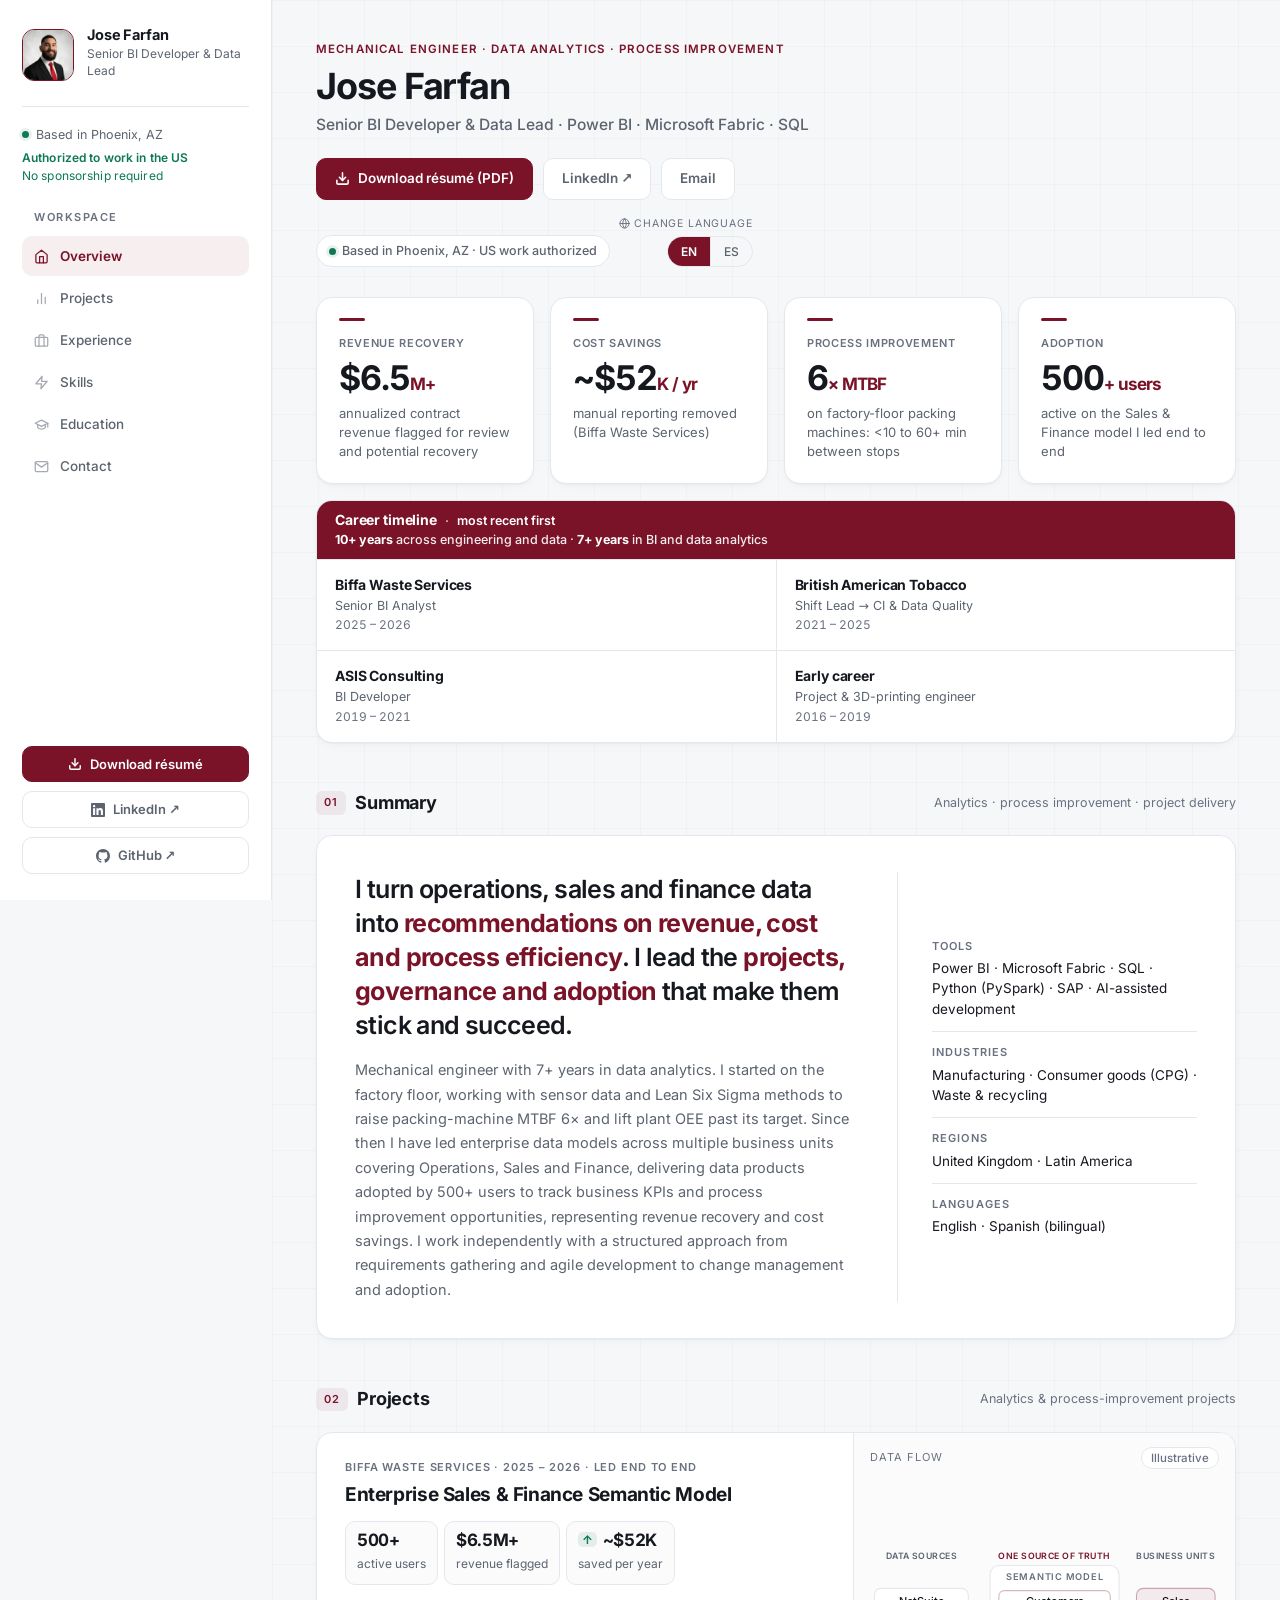
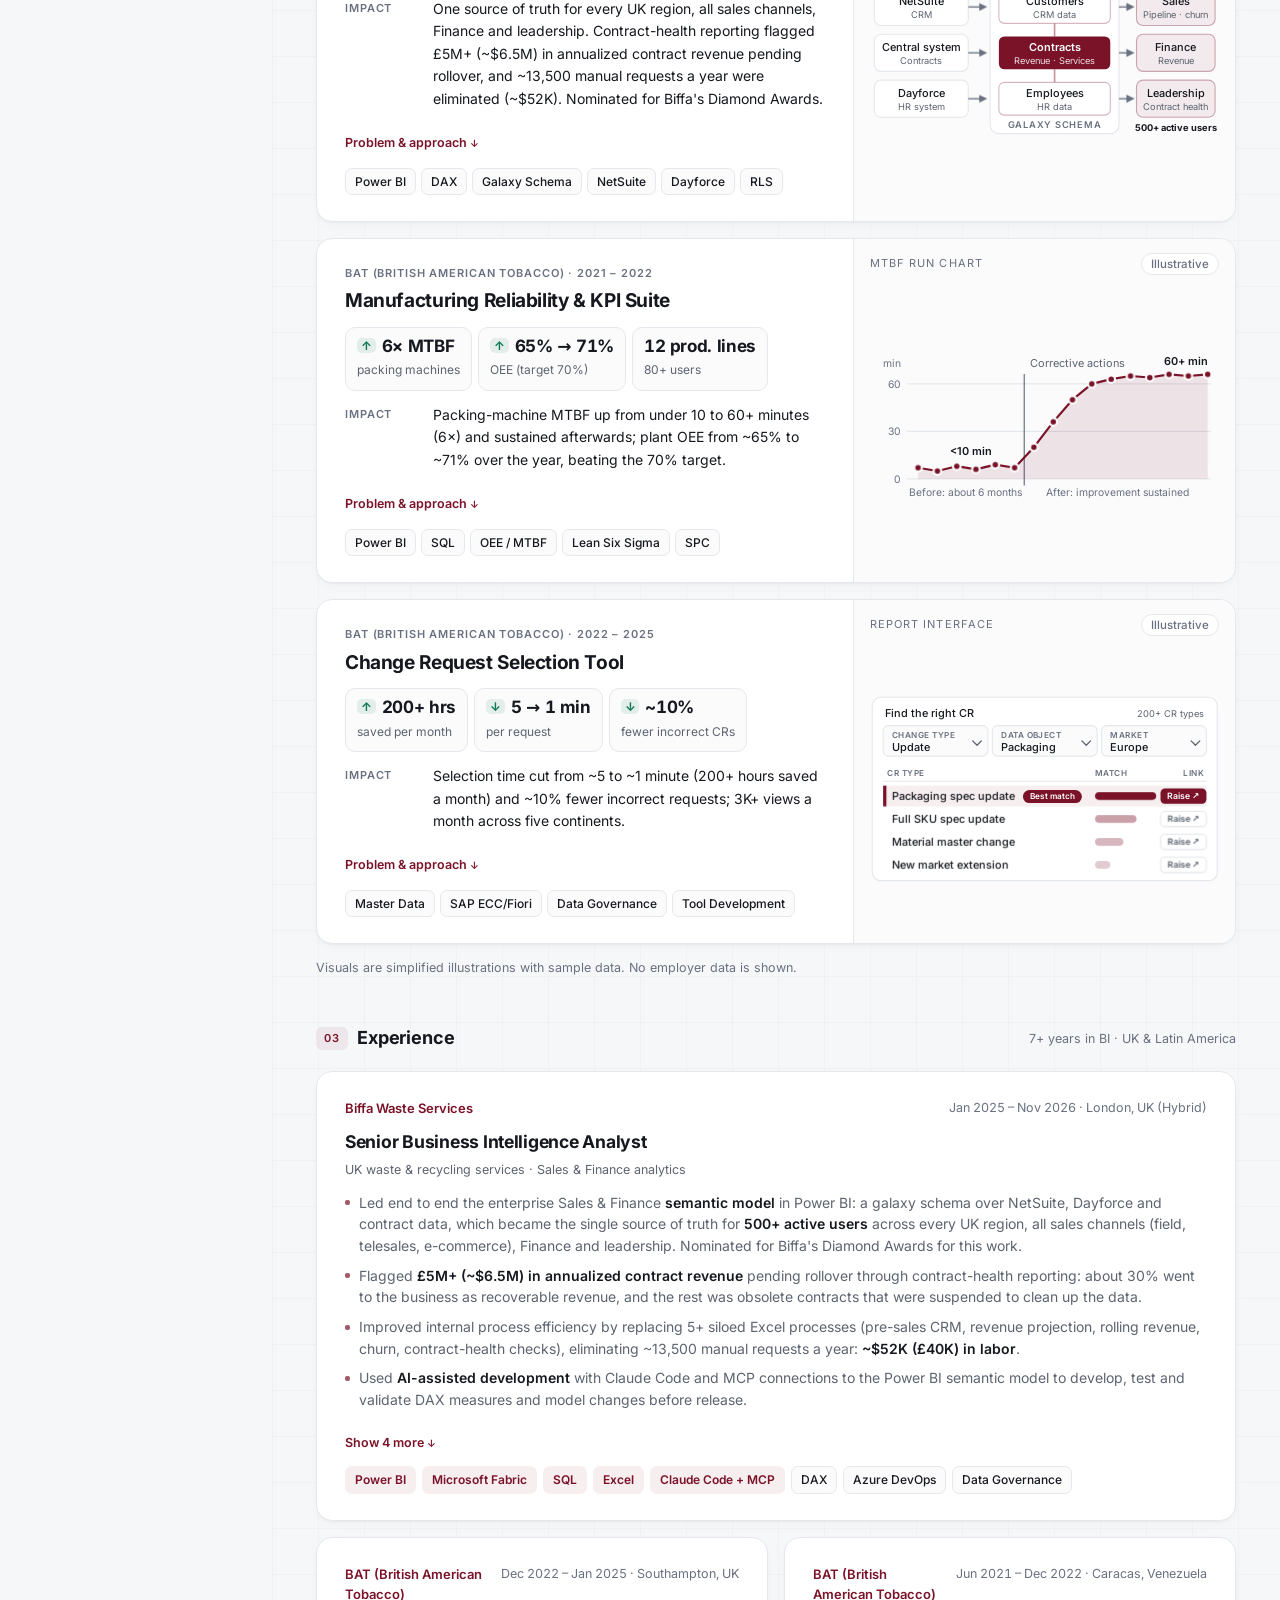
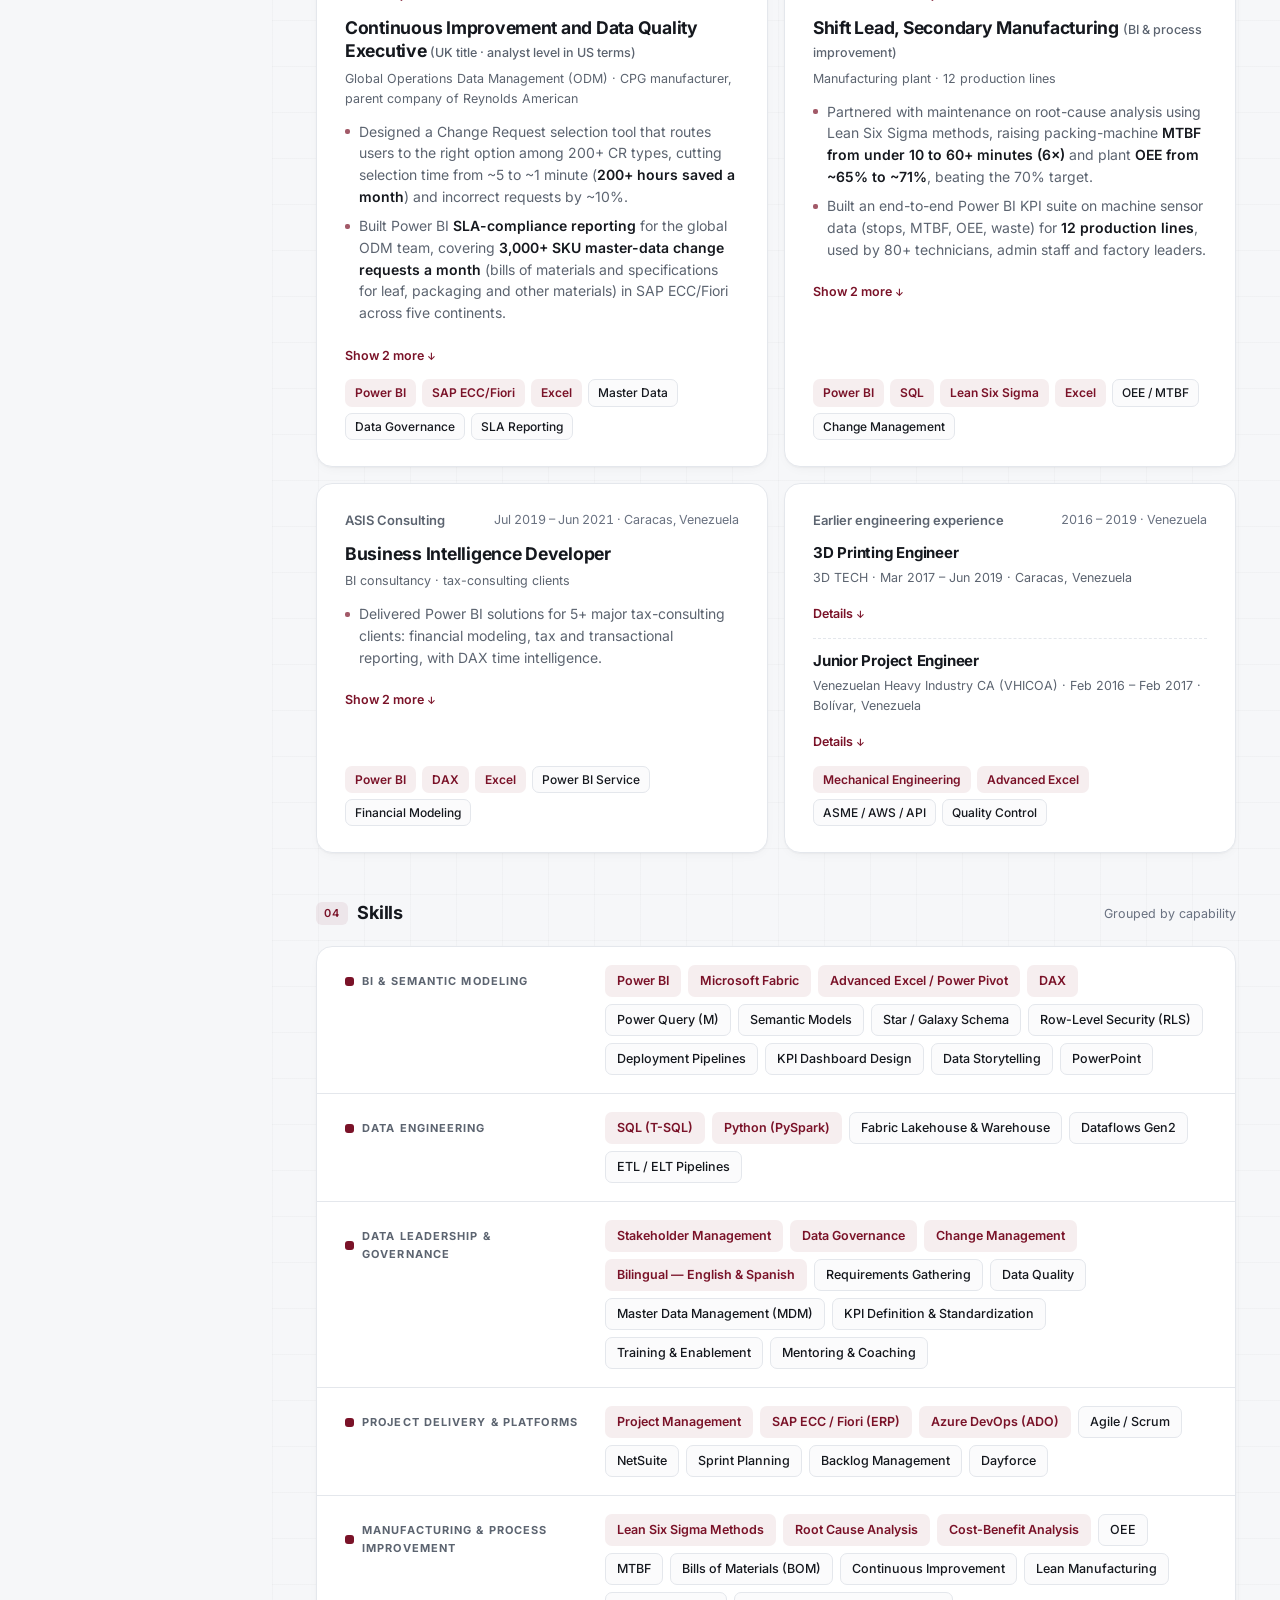
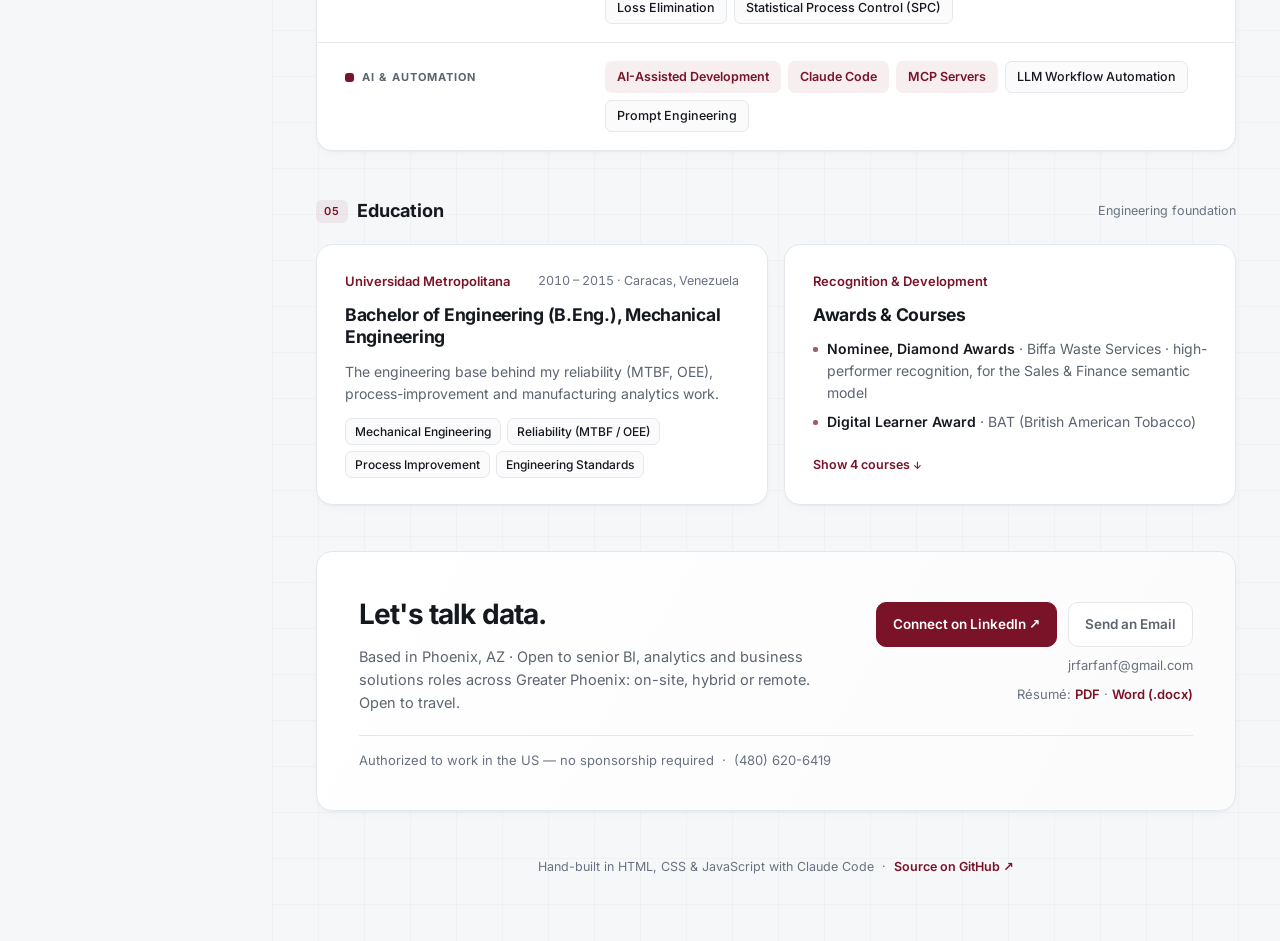
<file: index.html>
<!DOCTYPE html>
<html lang="en">
<head>
  <meta charset="UTF-8">
  <script>document.documentElement.classList.add('js')</script>
  <meta name="viewport" content="width=device-width, initial-scale=1.0">
  <title>Jose Farfan — Senior BI Developer &amp; Data Lead · Power BI · Phoenix, AZ</title>
  <meta name="description" content="Senior BI Developer &amp; Data Lead in Phoenix, AZ. Analytics, process improvement and project delivery for manufacturing, sales and finance. Mechanical engineer.">
  <meta name="author" content="Jose Farfan">
  <meta name="theme-color" content="#7A1228">
  <link rel="canonical" href="https://josefarfan.com/">
  <link rel="alternate" hreflang="en" href="https://josefarfan.com/">
  <link rel="alternate" hreflang="es" href="https://josefarfan.com/es/">
  <link rel="alternate" hreflang="x-default" href="https://josefarfan.com/">
  <!-- Open Graph / LinkedIn preview -->
  <meta property="og:type"             content="profile">
  <meta property="og:site_name"        content="Jose Farfan">
  <meta property="og:title"            content="Jose Farfan — Senior BI Developer &amp; Data Lead · Power BI · Phoenix, AZ">
  <meta property="og:description"      content="Analytics, process improvement and project delivery in Power BI, Microsoft Fabric, SQL and Python, from the factory floor to Sales and Finance. Mechanical engineer. Phoenix, AZ · US work authorized.">
  <meta property="og:url"              content="https://josefarfan.com/">
  <meta property="og:locale"           content="en_US">
  <meta property="og:locale:alternate" content="es_US">
  <meta property="og:image"            content="https://josefarfan.com/assets/og-image.jpg">
  <meta property="og:image:width"      content="1200">
  <meta property="og:image:height"     content="630">
  <meta property="og:image:alt"        content="Jose Farfan — Senior BI Developer &amp; Data Lead">
  <meta property="profile:first_name"  content="Jose">
  <meta property="profile:last_name"   content="Farfan">
  <meta name="twitter:card"            content="summary_large_image">
  <meta name="twitter:title"           content="Jose Farfan — Senior BI Developer &amp; Data Lead · Power BI · Phoenix, AZ">
  <meta name="twitter:description"     content="Analytics, process improvement and project delivery in Power BI, Microsoft Fabric, SQL and Python, from the factory floor to Sales and Finance. Mechanical engineer. Phoenix, AZ · US work authorized.">
  <meta name="twitter:image"           content="https://josefarfan.com/assets/og-image.jpg">
  <meta name="twitter:image:alt"       content="Jose Farfan — Senior BI Developer &amp; Data Lead">
  <!-- Favicon -->
  <link rel="icon"             type="image/png" href="assets/favicon.png">
  <link rel="apple-touch-icon"                  href="assets/apple-touch-icon.png">
  <link rel="preload" href="assets/fonts/inter-latin-var.woff2" as="font" type="font/woff2" crossorigin>
  <link rel="stylesheet" href="styles.css">
  <script type="application/ld+json">
  {
    "@context": "https://schema.org",
    "@type": "ProfilePage",
    "@id": "https://josefarfan.com/#profilepage",
    "url": "https://josefarfan.com/",
    "inLanguage": "en",
    "dateModified": "2026-11-12",
    "mainEntity": {
      "@type": "Person",
      "@id": "https://josefarfan.com/#person",
      "name": "Jose Farfan",
      "jobTitle": "Senior Business Intelligence Analyst",
      "description": "Senior BI developer and data lead specializing in data analytics, process improvement and cross-functional project delivery with Power BI, Microsoft Fabric, DAX and SQL, plus data governance and manufacturing analytics. Mechanical engineer by training.",
      "url": "https://josefarfan.com/",
      "image": "https://josefarfan.com/assets/profile.jpg",
      "email": "mailto:jrfarfanf@gmail.com",
      "address": {
        "@type": "PostalAddress",
        "addressLocality": "Phoenix",
        "addressRegion": "AZ",
        "addressCountry": "US"
      },
      "alumniOf": {
        "@type": "CollegeOrUniversity",
        "name": "Universidad Metropolitana",
        "address": {
          "@type": "PostalAddress",
          "addressLocality": "Caracas",
          "addressCountry": "VE"
        }
      },
      "hasCredential": {
        "@type": "EducationalOccupationalCredential",
        "credentialCategory": "degree",
        "educationalLevel": "Bachelor's degree",
        "name": "Bachelor of Engineering, Mechanical Engineering",
        "recognizedBy": {
          "@type": "CollegeOrUniversity",
          "name": "Universidad Metropolitana"
        }
      },
      "knowsAbout": [
        "Power BI",
        "DAX",
        "Power Query (M)",
        "T-SQL",
        "Microsoft Fabric",
        "Lakehouse",
        "Dataflows Gen2",
        "PySpark",
        "Python",
        "Semantic modeling",
        "Star schema",
        "Row-level security",
        "Power BI deployment pipelines",
        "Data governance",
        "Data quality",
        "Master data management",
        "SAP ECC",
        "Azure DevOps",
        "Agile / Scrum",
        "Stakeholder management",
        "Change management",
        "Manufacturing analytics",
        "OEE",
        "MTBF",
        "Lean Six Sigma methods",
        "Root cause analysis",
        "Process improvement",
        "Project management",
        "Cost-benefit analysis",
        "Bills of materials"
      ],
      "knowsLanguage": [
        {
          "@type": "Language",
          "name": "English",
          "alternateName": "en"
        },
        {
          "@type": "Language",
          "name": "Spanish",
          "alternateName": "es"
        }
      ],
      "sameAs": [
        "https://www.linkedin.com/in/jose-rafael-farfan",
        "https://github.com/jrfarfanf"
      ],
      "award": [
        "Digital Learner Award, BAT (British American Tobacco)",
        "Nominee, Diamond Awards, Biffa Waste Services"
      ]
    }
  }
  </script>
</head>
<body>
<a class="skip-link" href="#main">Skip to content</a>
<div class="app">

  <!-- ── Sidebar ──────────────────────────────────────────────── -->
  <aside class="sidebar">
    <div class="brand">
      <img src="assets/profile.jpg" alt="Jose Farfan" width="96" height="96">
      <div>
        <div class="b-name">Jose Farfan</div>
        <div class="b-role">Senior BI Developer &amp; Data Lead</div>
      </div>
    </div>

    <div class="status">
      <span class="dot"></span>
      Based in Phoenix, AZ
    </div>
    <div class="spons-note"><b>Authorized to work in the US</b><span>No sponsorship required</span></div>

    <nav class="nav" id="nav" aria-label="Page sections">
      <div class="nav-label">Workspace</div>
      <a href="#overview" class="active"><svg width="15" height="15" viewBox="0 0 24 24" fill="none" stroke="currentColor" stroke-width="2" stroke-linecap="round" stroke-linejoin="round" aria-hidden="true"><path d="M3 9l9-7 9 7v11a2 2 0 0 1-2 2H5a2 2 0 0 1-2-2z"/><polyline points="9 22 9 12 15 12 15 22"/></svg><span>Overview</span></a>
      <a href="#projects"><svg width="15" height="15" viewBox="0 0 24 24" fill="none" stroke="currentColor" stroke-width="2" stroke-linecap="round" stroke-linejoin="round" aria-hidden="true"><line x1="18" y1="20" x2="18" y2="10"/><line x1="12" y1="20" x2="12" y2="4"/><line x1="6" y1="20" x2="6" y2="14"/></svg><span>Projects</span></a>
      <a href="#experience"><svg width="15" height="15" viewBox="0 0 24 24" fill="none" stroke="currentColor" stroke-width="2" stroke-linecap="round" stroke-linejoin="round" aria-hidden="true"><rect x="2" y="7" width="20" height="14" rx="2" ry="2"/><path d="M16 21V5a2 2 0 0 0-2-2h-4a2 2 0 0 0-2 2v16"/></svg><span>Experience</span></a>
      <a href="#skills"><svg width="15" height="15" viewBox="0 0 24 24" fill="none" stroke="currentColor" stroke-width="2" stroke-linecap="round" stroke-linejoin="round" aria-hidden="true"><polygon points="13 2 3 14 12 14 11 22 21 10 12 10 13 2"/></svg><span>Skills</span></a>
      <a href="#education"><svg width="15" height="15" viewBox="0 0 24 24" fill="none" stroke="currentColor" stroke-width="2" stroke-linecap="round" stroke-linejoin="round" aria-hidden="true"><path d="M22 10L12 5 2 10l10 5 10-5z"/><path d="M6 12v5c3 3 9 3 12 0v-5"/><path d="M22 10v6"/></svg><span>Education</span></a>
      <a href="#contact"><svg width="15" height="15" viewBox="0 0 24 24" fill="none" stroke="currentColor" stroke-width="2" stroke-linecap="round" stroke-linejoin="round" aria-hidden="true"><path d="M4 4h16c1.1 0 2 .9 2 2v12c0 1.1-.9 2-2 2H4c-1.1 0-2-.9-2-2V6c0-1.1.9-2 2-2z"/><polyline points="22,6 12,13 2,6"/></svg><span>Contact</span></a>
    </nav>

    <div class="side-foot">
      <a href="assets/Jose-Farfan-Resume.pdf" download class="btn btn-primary"><svg width="14" height="14" viewBox="0 0 24 24" fill="none" stroke="currentColor" stroke-width="2.5" stroke-linecap="round" stroke-linejoin="round" aria-hidden="true"><path d="M21 15v4a2 2 0 0 1-2 2H5a2 2 0 0 1-2-2v-4"/><polyline points="7 10 12 15 17 10"/><line x1="12" y1="15" x2="12" y2="3"/></svg> Download résumé</a>
      <a href="https://linkedin.com/in/jose-rafael-farfan" target="_blank" rel="noopener noreferrer" class="btn btn-ghost side-li"><svg width="14" height="14" viewBox="0 0 24 24" fill="currentColor" aria-hidden="true"><path d="M20.447 20.452h-3.554v-5.569c0-1.328-.027-3.037-1.852-3.037-1.853 0-2.136 1.445-2.136 2.939v5.667H9.351V9h3.414v1.561h.046c.477-.9 1.637-1.85 3.37-1.85 3.601 0 4.267 2.37 4.267 5.455v6.286zM5.337 7.433c-1.144 0-2.063-.926-2.063-2.065 0-1.138.92-2.063 2.063-2.063 1.14 0 2.064.925 2.064 2.063 0 1.139-.925 2.065-2.064 2.065zm1.782 13.019H3.555V9h3.564v11.452zM22.225 0H1.771C.792 0 0 .774 0 1.729v20.542C0 23.227.792 24 1.771 24h20.451C23.2 24 24 23.227 24 22.271V1.729C24 .774 23.2 0 22.222 0h.003z"/></svg> LinkedIn ↗</a>
      <a href="https://github.com/jrfarfanf/Personal-Website" target="_blank" rel="noopener noreferrer" class="btn btn-ghost"><svg width="14" height="14" viewBox="0 0 24 24" fill="currentColor" aria-hidden="true"><path d="M12 0C5.374 0 0 5.373 0 12c0 5.302 3.438 9.8 8.207 11.387.599.111.793-.261.793-.577v-2.234c-3.338.726-4.033-1.416-4.033-1.416-.546-1.387-1.333-1.756-1.333-1.756-1.089-.745.083-.729.083-.729 1.205.084 1.839 1.237 1.839 1.237 1.07 1.834 2.807 1.304 3.492.997.107-.775.418-1.305.762-1.604-2.665-.305-5.467-1.334-5.467-5.931 0-1.311.469-2.381 1.236-3.221-.124-.303-.535-1.524.117-3.176 0 0 1.008-.322 3.301 1.23A11.509 11.509 0 0112 5.803c1.02.005 2.047.138 3.006.404 2.291-1.552 3.297-1.23 3.297-1.23.653 1.653.242 2.874.118 3.176.77.84 1.235 1.911 1.235 3.221 0 4.609-2.807 5.624-5.479 5.921.43.372.823 1.102.823 2.222v3.293c0 .319.192.694.801.576C20.566 21.797 24 17.3 24 12c0-6.627-5.373-12-12-12z"/></svg> GitHub ↗</a>
    </div>
  </aside>

  <!-- ── Main ─────────────────────────────────────────────────── -->
  <main class="main" id="main" tabindex="-1">

    <!-- Overview -->
    <section id="overview">

    <header class="topbar">
      <div class="topbar-id">
        <div class="crumb">Mechanical engineer · Data analytics · Process improvement</div>
        <h1>Jose Farfan</h1>
        <p class="role-line">Senior BI Developer &amp; Data Lead · Power BI · Microsoft Fabric · SQL</p>
        <div class="topbar-cta">
          <a href="assets/Jose-Farfan-Resume.pdf" download class="btn btn-primary"><svg width="15" height="15" viewBox="0 0 24 24" fill="none" stroke="currentColor" stroke-width="2.5" stroke-linecap="round" stroke-linejoin="round" aria-hidden="true"><path d="M21 15v4a2 2 0 0 1-2 2H5a2 2 0 0 1-2-2v-4"/><polyline points="7 10 12 15 17 10"/><line x1="12" y1="15" x2="12" y2="3"/></svg> Download résumé (PDF)</a>
          <a href="https://linkedin.com/in/jose-rafael-farfan" target="_blank" rel="noopener noreferrer" class="btn btn-ghost">LinkedIn ↗</a>
          <a href="mailto:jrfarfanf@gmail.com" class="btn btn-ghost">Email</a>
        </div>
      </div>
      <div class="meta">
        <span class="pill"><span class="dot"></span> Based in Phoenix, AZ · US work authorized</span>
        <div class="lang-wrap">
          <span class="lang-hint"><svg width="11" height="11" viewBox="0 0 24 24" fill="none" stroke="currentColor" stroke-width="2" stroke-linecap="round" stroke-linejoin="round" aria-hidden="true"><circle cx="12" cy="12" r="10"/><line x1="2" y1="12" x2="22" y2="12"/><path d="M12 2a15.3 15.3 0 0 1 4 10 15.3 15.3 0 0 1-4 10 15.3 15.3 0 0 1-4-10 15.3 15.3 0 0 1 4-10z"/></svg> Change language</span>
          <div class="lang-toggle">
            <span class="lang-opt lang-active">EN</span>
            <a href="es/" class="lang-opt" hreflang="es" lang="es">ES</a>
          </div>
        </div>
      </div>
    </header>

    <!-- KPI tiles -->
    <div class="kpi-row">
      <div class="kpi">
        <div class="k-label">Revenue recovery</div>
        <div class="k-val">$6.5<span>M+</span></div>
        <div class="k-sub">annualized contract revenue flagged for review and potential recovery</div>
      </div>
      <div class="kpi">
        <div class="k-label">Cost savings</div>
        <div class="k-val">~$52<span>K / yr</span></div>
        <div class="k-sub">manual reporting removed (Biffa Waste Services)</div>
      </div>
      <div class="kpi">
        <div class="k-label">Process improvement</div>
        <div class="k-val">6<span>× MTBF</span></div>
        <div class="k-sub">on factory-floor packing machines: &lt;10 to 60+ min between stops</div>
      </div>
      <div class="kpi">
        <div class="k-label">Adoption</div>
        <div class="k-val">500<span>+ users</span></div>
        <div class="k-sub">active on the Sales &amp; Finance model I led end to end</div>
      </div>
    </div>

    <!-- Career strip -->
    <nav class="career" aria-label="Career at a glance">
      <div class="career-lead"><b>Career timeline</b><span class="c-order">most recent first</span><span class="c-sum"><strong>10+ years</strong> across engineering and data · <strong>7+ years</strong> in BI and data analytics</span></div>
      <a href="#exp-biffa"><b>Biffa Waste Services</b><span>Senior BI Analyst</span><span class="c-when">2025 – 2026</span></a>
      <a href="#exp-bat"><b>British American Tobacco</b><span>Shift Lead → CI &amp; Data Quality</span><span class="c-when">2021 – 2025</span></a>
      <a href="#exp-asis"><b>ASIS Consulting</b><span>BI Developer</span><span class="c-when">2019 – 2021</span></a>
      <a href="#exp-eng"><b>Early career</b><span>Project &amp; 3D-printing engineer</span><span class="c-when">2016 – 2019</span></a>
    </nav>

    <!-- Summary -->
    <section class="section" aria-labelledby="summary-h">
      <div class="s-head">
        <h2 id="summary-h"><span class="tag">01</span> Summary</h2>
        <span class="s-note">Analytics · process improvement · project delivery</span>
      </div>
      <div class="card valuecard">
        <div>
          <p class="vp">
            I turn operations, sales and finance data into <b>recommendations on revenue, cost and process efficiency</b>.
            I lead the <b>projects, governance and adoption</b> that make them stick and succeed.
          </p>
          <p class="vp-sub">Mechanical engineer with 7+ years in data analytics. I started on the factory floor, working with sensor data and Lean Six Sigma methods to raise packing-machine MTBF 6× and lift plant OEE past its target. Since then I have led enterprise data models across multiple business units covering Operations, Sales and Finance, delivering data products adopted by 500+ users to track business KPIs and process improvement opportunities, representing revenue recovery and cost savings. I work independently with a structured approach from requirements gathering and agile development to change management and adoption.</p>
        </div>
        <dl class="facts">
          <div><dt>Tools</dt><dd>Power BI · Microsoft Fabric · SQL · Python (PySpark) · SAP · AI-assisted development</dd></div>
          <div><dt>Industries</dt><dd>Manufacturing · Consumer goods (CPG) · Waste &amp; recycling</dd></div>
          <div><dt>Regions</dt><dd>United Kingdom · Latin America</dd></div>
          <div><dt>Languages</dt><dd>English · Spanish (bilingual)</dd></div>
        </dl>
      </div>
    </section>

    </section><!-- /#overview -->

    <!-- Projects -->
    <section class="section" id="projects">
      <div class="s-head">
        <h2><span class="tag">02</span> Projects</h2>
        <span class="s-note">Analytics &amp; process-improvement projects</span>
      </div>
      <div class="proj-grid">

        <article class="card proj">
          <figure class="viz">
            <figcaption class="viz-head"><span class="vlabel">Data flow</span><span class="viz-tag">Illustrative</span></figcaption>
            <div class="viz-art">
              <svg viewBox="0 0 320 176" role="img" aria-labelledby="p1-t p1-d">
              <title id="p1-t">Simplified Sales and Finance data flow</title><desc id="p1-d">Three data sources (NetSuite for CRM, the central system for contracts, Dayforce for HR) feed one galaxy-schema semantic model, the single source of truth, which gives Sales pipeline and churn insights, Finance revenue insights and Leadership contract-health insights: 500+ active users.</desc>
              <defs><marker id="p1-ah" viewBox="0 0 6 6" refX="5" refY="3" markerWidth="6" markerHeight="6" orient="auto"><path d="M0,0 L6,3 L0,6 z" class="dg-ah"/></marker></defs>
              <g class="stg" style="--d:0s"><text class="dg-cap dg-head" x="47" y="10" text-anchor="middle">DATA SOURCES</text><rect class="dg-box" x="4" y="37" width="86" height="34" rx="6"/><text class="dg-t dg-strong" x="47" y="52" text-anchor="middle">NetSuite</text><text class="dg-sub" x="47" y="64" text-anchor="middle">CRM</text><rect class="dg-box" x="4" y="79" width="86" height="34" rx="6"/><text class="dg-t dg-strong" x="47" y="94" text-anchor="middle">Central system</text><text class="dg-sub" x="47" y="106" text-anchor="middle">Contracts</text><rect class="dg-box" x="4" y="121" width="86" height="34" rx="6"/><text class="dg-t dg-strong" x="47" y="136" text-anchor="middle">Dayforce</text><text class="dg-sub" x="47" y="148" text-anchor="middle">HR system</text></g>
              <g class="stg" style="--d:0.25s"><line class="dg-arrow" x1="90" y1="54" x2="106" y2="54" marker-end="url(#p1-ah)"/><line class="dg-arrow" x1="90" y1="96" x2="106" y2="96" marker-end="url(#p1-ah)"/><line class="dg-arrow" x1="90" y1="138" x2="106" y2="138" marker-end="url(#p1-ah)"/></g>
              <g class="stg" style="--d:0.4s"><text class="dg-cap dg-head dg-head-on" x="169" y="10" text-anchor="middle">ONE SOURCE OF TRUTH</text><rect class="dg-model" x="110" y="16" width="118" height="154" rx="8"/><text class="dg-cap" x="169" y="29" text-anchor="middle">SEMANTIC MODEL</text><line class="dg-join" x1="169" y1="69" x2="169" y2="81"/><line class="dg-join" x1="169" y1="111" x2="169" y2="123"/><rect class="dg-dim" x="118" y="39" width="102" height="30" rx="5"/><text class="dg-t dg-strong" x="169" y="52" text-anchor="middle">Customers</text><text class="dg-sub" x="169" y="64" text-anchor="middle">CRM data</text><rect class="dg-fact" x="118" y="81" width="102" height="30" rx="5"/><text class="dg-t dg-fact-t" x="169" y="94" text-anchor="middle">Contracts</text><text class="dg-sub dg-fact-s" x="169" y="106" text-anchor="middle">Revenue · Services</text><rect class="dg-dim" x="118" y="123" width="102" height="30" rx="5"/><text class="dg-t dg-strong" x="169" y="136" text-anchor="middle">Employees</text><text class="dg-sub" x="169" y="148" text-anchor="middle">HR data</text><text class="dg-cap" x="169" y="165" text-anchor="middle">GALAXY SCHEMA</text></g>
              <g class="stg" style="--d:0.75s"><line class="dg-arrow" x1="228" y1="54" x2="241" y2="54" marker-end="url(#p1-ah)"/><line class="dg-arrow" x1="228" y1="96" x2="241" y2="96" marker-end="url(#p1-ah)"/><line class="dg-arrow" x1="228" y1="138" x2="241" y2="138" marker-end="url(#p1-ah)"/></g>
              <g class="stg" style="--d:0.9s"><text class="dg-cap dg-head" x="280" y="10" text-anchor="middle">BUSINESS UNITS</text><rect class="dg-out" x="244" y="37" width="72" height="34" rx="6"/><text class="dg-t dg-strong" x="280" y="52" text-anchor="middle">Sales</text><text class="dg-sub" x="280" y="64" text-anchor="middle">Pipeline · churn</text><rect class="dg-out" x="244" y="79" width="72" height="34" rx="6"/><text class="dg-t dg-strong" x="280" y="94" text-anchor="middle">Finance</text><text class="dg-sub" x="280" y="106" text-anchor="middle">Revenue</text><rect class="dg-out" x="244" y="121" width="72" height="34" rx="6"/><text class="dg-t dg-strong" x="280" y="136" text-anchor="middle">Leadership</text><text class="dg-sub" x="280" y="148" text-anchor="middle">Contract health</text><text class="dg-sub dg-users" x="280" y="168" text-anchor="middle">500+ active users</text></g>
              </svg>
            </div>
          </figure>
          <div class="p-body">
            <div class="p-co">Biffa Waste Services · 2025 – 2026 · Led end to end</div>
            <h3 class="p-title">Enterprise Sales &amp; Finance Semantic Model</h3>
            <div class="p-kpis">
              <div class="p-kpi"><b>500+</b><span>active users</span></div>
              <div class="p-kpi"><b>$6.5M+</b><span>revenue flagged</span></div>
              <div class="p-kpi"><b><i class="trend" aria-hidden="true">↑</i>~$52K</b><span>saved per year</span></div>
            </div>
            <dl class="p-pai">
              <div><dt>Impact</dt><dd class="is-impact">One source of truth for every UK region, all sales channels, Finance and leadership. Contract-health reporting flagged £5M+ (~$6.5M) in annualized contract revenue pending rollover, and ~13,500 manual requests a year were eliminated (~$52K). Nominated for Biffa's Diamond Awards.</dd></div>
            </dl>
            <details class="read-more-wrap">
              <summary>Problem &amp; approach</summary>
              <div class="more-body">
                <dl class="p-pai">
                  <div><dt>Problem</dt><dd>Sales and Finance ran on 5+ siloed Excel processes (pipeline, revenue projection, rolling revenue, churn, contract health), with competing revenue definitions, including the ones used for bonuses.</dd></div>
                  <div><dt>Approach</dt><dd>A galaxy-schema semantic model: contract, revenue and service facts from the central system, customer and CRM data from NetSuite, and HR data from Dayforce, with one agreed set of revenue definitions, row-level security and deployment pipelines. I managed the project end to end with the Sales and Finance business owners, from requirements through development and adoption.</dd></div>
                </dl>
                <p class="full-text"><b>Revenue method:</b> of the £5M+ flagged, roughly 30% went to the business as recoverable revenue and about 70% was obsolete contracts that were suspended (a data-quality clean-up); the split is an estimate. <b>Savings method:</b> ~13,500 report requests a year × 6 minutes each × $39/hour average cost of the people requesting and processing them ≈ $52K (£40K) a year. Model refresh was cut from 20 to 5 minutes with more data. The diagram is simplified.</p>
              </div>
            </details>
            <div class="p-chips">
              <span class="chip">Power BI</span>
              <span class="chip">DAX</span>
              <span class="chip">Galaxy Schema</span>
              <span class="chip">NetSuite</span>
              <span class="chip">Dayforce</span>
              <span class="chip">RLS</span>
            </div>
          </div>
        </article>

        <article class="card proj">
          <figure class="viz">
            <figcaption class="viz-head"><span class="vlabel">MTBF run chart</span><span class="viz-tag">Illustrative</span></figcaption>
            <div class="viz-art">
              <svg viewBox="0 0 320 142" role="img" aria-labelledby="p3-t p3-d">
              <title id="p3-t">Illustrative MTBF run chart</title><desc id="p3-d">Sample data. Packing-machine mean time between failures stays under 10 minutes for about six months; after the corrective actions it climbs to over 60 minutes within a few months and stays there.</desc>
              <line class="ch-grid" x1="34" y1="118.0" x2="312" y2="118.0"/><text class="ch-axis" x="28" y="121.5" text-anchor="end">0</text>
              <line class="ch-grid" x1="34" y1="74.5" x2="312" y2="74.5"/><text class="ch-axis" x="28" y="78.0" text-anchor="end">30</text>
              <line class="ch-grid" x1="34" y1="31.0" x2="312" y2="31.0"/><text class="ch-axis" x="28" y="34.5" text-anchor="end">60</text>
              <text class="ch-axis" x="28" y="16" text-anchor="end">min</text>
              <text class="ch-axis" x="87.6" y="134" text-anchor="middle">Before: about 6 months</text>
              <text class="ch-axis" x="226.6" y="134" text-anchor="middle">After: improvement sustained</text>
              <g class="stg" style="--d:0.45s"><line class="ch-mark" x1="141.2" y1="22" x2="141.2" y2="124"/><text class="ch-lab" x="146.2" y="16">Corrective actions</text></g>
              <g class="stg" style="--d:1.0s"><path class="ch-area" d="M44.0,118 L44.0,107.8 L61.7,110.8 L79.4,106.4 L97.0,109.3 L114.7,105.0 L132.4,107.8 L150.1,89.0 L167.8,65.8 L185.4,45.5 L203.1,31.0 L220.8,26.7 L238.5,23.8 L256.2,25.2 L273.8,22.3 L291.5,23.8 L309.2,22.3 L309.2,118 Z"/></g>
              <polyline class="ch-line draw" pathLength="1" points="44.0,107.8 61.7,110.8 79.4,106.4 97.0,109.3 114.7,105.0 132.4,107.8 150.1,89.0 167.8,65.8 185.4,45.5 203.1,31.0 220.8,26.7 238.5,23.8 256.2,25.2 273.8,22.3 291.5,23.8 309.2,22.3"/>
              <circle class="ch-dot pop" style="--i:0" cx="44.0" cy="107.8" r="3.5"><title>Sample month 1: 7 min</title></circle>
              <circle class="ch-dot pop" style="--i:1" cx="61.7" cy="110.8" r="3.5"><title>Sample month 2: 5 min</title></circle>
              <circle class="ch-dot pop" style="--i:2" cx="79.4" cy="106.4" r="3.5"><title>Sample month 3: 8 min</title></circle>
              <circle class="ch-dot pop" style="--i:3" cx="97.0" cy="109.3" r="3.5"><title>Sample month 4: 6 min</title></circle>
              <circle class="ch-dot pop" style="--i:4" cx="114.7" cy="105.0" r="3.5"><title>Sample month 5: 9 min</title></circle>
              <circle class="ch-dot pop" style="--i:5" cx="132.4" cy="107.8" r="3.5"><title>Sample month 6: 7 min</title></circle>
              <circle class="ch-dot pop" style="--i:6" cx="150.1" cy="89.0" r="3.5"><title>Sample month 7: 20 min</title></circle>
              <circle class="ch-dot pop" style="--i:7" cx="167.8" cy="65.8" r="3.5"><title>Sample month 8: 36 min</title></circle>
              <circle class="ch-dot pop" style="--i:8" cx="185.4" cy="45.5" r="3.5"><title>Sample month 9: 50 min</title></circle>
              <circle class="ch-dot pop" style="--i:9" cx="203.1" cy="31.0" r="3.5"><title>Sample month 10: 60 min</title></circle>
              <circle class="ch-dot pop" style="--i:10" cx="220.8" cy="26.7" r="3.5"><title>Sample month 11: 63 min</title></circle>
              <circle class="ch-dot pop" style="--i:11" cx="238.5" cy="23.8" r="3.5"><title>Sample month 12: 65 min</title></circle>
              <circle class="ch-dot pop" style="--i:12" cx="256.2" cy="25.2" r="3.5"><title>Sample month 13: 64 min</title></circle>
              <circle class="ch-dot pop" style="--i:13" cx="273.8" cy="22.3" r="3.5"><title>Sample month 14: 66 min</title></circle>
              <circle class="ch-dot pop" style="--i:14" cx="291.5" cy="23.8" r="3.5"><title>Sample month 15: 65 min</title></circle>
              <circle class="ch-dot pop" style="--i:15" cx="309.2" cy="22.3" r="3.5"><title>Sample month 16: 66 min</title></circle>
              <g class="stg" style="--d:0.3s"><text class="ch-lab ch-strong" x="92.6" y="96.0" text-anchor="middle">&lt;10 min</text></g>
              <g class="stg" style="--d:1.2s"><text class="ch-lab ch-strong" x="309.2" y="13.3" text-anchor="end">60+ min</text></g>
              </svg>
            </div>
          </figure>
          <div class="p-body">
            <div class="p-co">BAT (British American Tobacco) · 2021 – 2022</div>
            <h3 class="p-title">Manufacturing Reliability &amp; KPI Suite</h3>
            <div class="p-kpis">
              <div class="p-kpi"><b><i class="trend" aria-hidden="true">↑</i>6× MTBF</b><span>packing machines</span></div>
              <div class="p-kpi"><b><i class="trend" aria-hidden="true">↑</i>65% → 71%</b><span>OEE (target 70%)</span></div>
              <div class="p-kpi"><b>12 prod. lines</b><span>80+ users</span></div>
            </div>
            <dl class="p-pai">
              <div><dt>Impact</dt><dd class="is-impact">Packing-machine MTBF up from under 10 to 60+ minutes (6×) and sustained afterwards; plant OEE from ~65% to ~71% over the year, beating the 70% target.</dd></div>
            </dl>
            <details class="read-more-wrap">
              <summary>Problem &amp; approach</summary>
              <div class="more-body">
                <dl class="p-pai">
                  <div><dt>Problem</dt><dd>Frequent stops on the packing machines, the last step of the line, and no shared view of what drove downtime and waste across 12 production lines.</dd></div>
                  <div><dt>Approach</dt><dd>A Power BI KPI suite on machine sensor data (stops, MTBF, OEE, waste), used by 80+ technicians, admin staff and factory leaders in Lean Six Sigma root-cause sessions run alongside 40+ factory technicians.</dd></div>
                </dl>
                <p class="full-text">Sensor and stop data cleansed and modeled in SQL and Power Query, covering all 12 lines end to end, with MTBF measured on the packing machines as the final constraint. The baseline ran for about six months before the corrective actions, and the improvement held afterwards. The chart uses sample data to show the shape of the improvement.</p>
              </div>
            </details>
            <div class="p-chips">
              <span class="chip">Power BI</span>
              <span class="chip">SQL</span>
              <span class="chip">OEE / MTBF</span>
              <span class="chip">Lean Six Sigma</span>
              <span class="chip">SPC</span>
            </div>
          </div>
        </article>

        <article class="card proj">
          <figure class="viz">
            <figcaption class="viz-head"><span class="vlabel">Report interface</span><span class="viz-tag">Illustrative</span></figcaption>
            <div class="viz-art">
              <svg viewBox="0 0 320 172" role="img" aria-labelledby="p2-t p2-d">
              <title id="p2-t">Simplified recreation of the CR selection report</title><desc id="p2-d">Three slicers (change type, data object, market) filter a table of change request types. The best match is highlighted and each row has a button that opens the form to raise that request.</desc>
              <rect class="ui-frame" x="2" y="2" width="316" height="168" rx="8"/>
              <text class="dg-t dg-strong" x="14" y="20">Find the right CR</text>
              <text class="dg-sub" x="306" y="20" text-anchor="end">200+ CR types</text>
              <g class="stg" style="--d:0s"><rect class="ui-slicer" x="12" y="28" width="96" height="28" rx="5"/><text class="ui-cap" x="20" y="39">CHANGE TYPE</text><text class="dg-t" x="20" y="51">Update</text><polyline class="ui-chev" points="94,42 98,46 102,42"/><rect class="ui-slicer" x="112" y="28" width="96" height="28" rx="5"/><text class="ui-cap" x="120" y="39">DATA OBJECT</text><text class="dg-t" x="120" y="51">Packaging</text><polyline class="ui-chev" points="194,42 198,46 202,42"/><rect class="ui-slicer" x="212" y="28" width="96" height="28" rx="5"/><text class="ui-cap" x="220" y="39">MARKET</text><text class="dg-t" x="220" y="51">Europe</text><polyline class="ui-chev" points="294,42 298,46 302,42"/></g>
              <g class="stg" style="--d:0.2s"><text class="ui-cap" x="16" y="74">CR TYPE</text><text class="ui-cap" x="206" y="74">MATCH</text><text class="ui-cap" x="306" y="74" text-anchor="end">LINK</text><line class="ch-grid" x1="12" y1="79" x2="308" y2="79"/></g>
              <g class="stg" style="--d:1.05s"><rect class="ui-best" x="12" y="83" width="296" height="19" rx="3"/><rect class="dg-fact" x="12" y="83" width="3" height="19"/></g>
              <g class="stg" style="--d:0.3s"><text class="dg-t dg-strong" x="20" y="96">Packaging spec update</text><rect class="fn-bar grow" style="--d:0.5s" x="206" y="89" width="56" height="7" rx="3.5" fill-opacity="1"/><rect class="ui-btn" x="266" y="85.5" width="42" height="14" rx="4"/><text class="ui-btn-t" x="287" y="95.5" text-anchor="middle">Raise ↗</text></g>
              <g class="stg" style="--d:0.4s"><text class="dg-t" x="20" y="117">Full SKU spec update</text><rect class="fn-bar grow" style="--d:0.6s" x="206" y="110" width="38" height="7" rx="3.5" fill-opacity="0.4"/><rect class="ui-btn" x="266" y="106.5" width="42" height="14" rx="4"/><text class="ui-btn-t" x="287" y="116.5" text-anchor="middle">Raise ↗</text></g>
              <g class="stg" style="--d:0.5s"><text class="dg-t" x="20" y="138">Material master change</text><rect class="fn-bar grow" style="--d:0.7s" x="206" y="131" width="26" height="7" rx="3.5" fill-opacity="0.3"/><rect class="ui-btn" x="266" y="127.5" width="42" height="14" rx="4"/><text class="ui-btn-t" x="287" y="137.5" text-anchor="middle">Raise ↗</text></g>
              <g class="stg" style="--d:0.6s"><text class="dg-t" x="20" y="159">New market extension</text><rect class="fn-bar grow" style="--d:0.8s" x="206" y="152" width="14" height="7" rx="3.5" fill-opacity="0.22"/><rect class="ui-btn" x="266" y="148.5" width="42" height="14" rx="4"/><text class="ui-btn-t" x="287" y="158.5" text-anchor="middle">Raise ↗</text></g>
              <g class="stg" style="--d:1.15s"><rect class="dg-fact" x="140" y="87" width="54" height="12" rx="6"/><text class="ui-badge" x="167" y="95.5" text-anchor="middle">Best match</text><rect class="ui-btn-on" x="266" y="85.5" width="42" height="14" rx="4"/><text class="ui-btn-t on" x="287" y="95.5" text-anchor="middle">Raise ↗</text></g>
              </svg>
            </div>
          </figure>
          <div class="p-body">
            <div class="p-co">BAT (British American Tobacco) · 2022 – 2025</div>
            <h3 class="p-title">Change Request Selection Tool</h3>
            <div class="p-kpis">
              <div class="p-kpi"><b><i class="trend" aria-hidden="true">↑</i>200+ hrs</b><span>saved per month</span></div>
              <div class="p-kpi"><b><i class="trend" aria-hidden="true">↓</i>5 → 1 min</b><span>per request</span></div>
              <div class="p-kpi"><b><i class="trend" aria-hidden="true">↓</i>~10%</b><span>fewer incorrect CRs</span></div>
            </div>
            <dl class="p-pai">
              <div><dt>Impact</dt><dd class="is-impact">Selection time cut from ~5 to ~1 minute (200+ hours saved a month) and ~10% fewer incorrect requests; 3K+ views a month across five continents.</dd></div>
            </dl>
            <details class="read-more-wrap">
              <summary>Problem &amp; approach</summary>
              <div class="more-body">
                <dl class="p-pai">
                  <div><dt>Problem</dt><dd>Global operations users raised 3,000+ SKU change requests a month and had to find the right type among 200+ CR types, taking ~5 minutes each, with wrong picks causing rework.</dd></div>
                  <div><dt>Approach</dt><dd>A report with slicers for change type, data object and market that filters 200+ CR types into a table, highlights the best match and links straight to the form to raise it, following global master-data rules.</dd></div>
                </dl>
                <p class="full-text"><b>Hours method:</b> 3,000+ requests a month × ~4 minutes saved each ≈ 200 hours a month. Master-data governance rules live in the filters, so process adherence is enforced by design rather than by review. The interface shown is a simplified recreation with sample values.</p>
              </div>
            </details>
            <div class="p-chips">
              <span class="chip">Master Data</span>
              <span class="chip">SAP ECC/Fiori</span>
              <span class="chip">Data Governance</span>
              <span class="chip">Tool Development</span>
            </div>
          </div>
        </article>

      </div>
      <p class="legend">Visuals are simplified illustrations with sample data. No employer data is shown.</p>
    </section>

    <!-- Experience -->
    <section class="section" id="experience">
      <div class="s-head">
        <h2><span class="tag">03</span> Experience</h2>
        <span class="s-note">7+ years in BI · UK &amp; Latin America</span>
      </div>
      <div class="exp-grid">

        <article class="card exp span2" id="exp-biffa">
          <div class="e-top">
            <span class="e-co">Biffa Waste Services</span>
            <span class="e-when"><time datetime="2025-01">Jan 2025</time> – <time datetime="2026-11">Nov 2026</time> · London, UK (Hybrid)</span>
          </div>
          <h3 class="e-role">Senior Business Intelligence Analyst</h3>
          <div class="e-loc">UK waste &amp; recycling services · Sales &amp; Finance analytics</div>
          <ul class="e-list">
            <li>Led end to end the enterprise Sales &amp; Finance <b>semantic model</b> in Power BI: a galaxy schema over NetSuite, Dayforce and contract data, which became the single source of truth for <b>500+ active users</b> across every UK region, all sales channels (field, telesales, e-commerce), Finance and leadership. Nominated for Biffa's Diamond Awards for this work.</li>
            <li>Flagged <b>£5M+ (~$6.5M) in annualized contract revenue</b> pending rollover through contract-health reporting: about 30% went to the business as recoverable revenue, and the rest was obsolete contracts that were suspended to clean up the data.</li>
            <li>Improved internal process efficiency by replacing 5+ siloed Excel processes (pre-sales CRM, revenue projection, rolling revenue, churn, contract-health checks), eliminating ~13,500 manual requests a year: <b>~$52K (£40K) in labor</b>.</li>
            <li>Used <b>AI-assisted development</b> with Claude Code and MCP connections to the Power BI semantic model to develop, test and validate DAX measures and model changes before release.</li>
          </ul>
          <details class="read-more-wrap">
            <summary>Show 4 more</summary>
            <ul class="e-list more-body">
              <li>Partnered with the Sales and Finance business owners to standardize revenue definitions (projected, rolling and the variants used for bonus calculations), so reporting and sales bonuses run on one agreed number.</li>
              <li>Brought a structured approach to project management and execution: introduced <b>Azure DevOps sprint delivery</b> for the 8-person BI team, moving ad-hoc requests into a prioritized, visible backlog.</li>
              <li>Owned model governance and administrative controls (row-level security, deployment pipelines, refresh reliability); cut refresh time from <b>20 to 5 minutes</b> while covering more data.</li>
              <li>Sized the value of projects and process improvements with cost-benefit models (time saved × labor cost, revenue at risk) to build the case for each one.</li>
            </ul>
          </details>
          <div class="e-chips">
            <span class="chip solid">Power BI</span>
            <span class="chip solid">Microsoft Fabric</span>
            <span class="chip solid">SQL</span>
            <span class="chip solid">Excel</span>
            <span class="chip solid">Claude Code + MCP</span>
            <span class="chip">DAX</span>
            <span class="chip">Azure DevOps</span>
            <span class="chip">Data Governance</span>
          </div>
        </article>

        <article class="card exp" id="exp-bat">
          <div class="e-top">
            <span class="e-co">BAT (British American Tobacco)</span>
            <span class="e-when"><time datetime="2022-12">Dec 2022</time> – <time datetime="2025-01">Jan 2025</time> · Southampton, UK</span>
          </div>
          <h3 class="e-role">Continuous Improvement and Data Quality Executive <span class="e-eq">(UK title · analyst level in US terms)</span></h3>
          <div class="e-loc">Global Operations Data Management (ODM) · CPG manufacturer, parent company of Reynolds American</div>
          <ul class="e-list">
            <li>Designed a Change Request selection tool that routes users to the right option among 200+ CR types, cutting selection time from ~5 to ~1 minute (<b>200+ hours saved a month</b>) and incorrect requests by ~10%.</li>
            <li>Built Power BI <b>SLA-compliance reporting</b> for the global ODM team, covering <b>3,000+ SKU master-data change requests a month</b> (bills of materials and specifications for leaf, packaging and other materials) in SAP ECC/Fiori across five continents.</li>
          </ul>
          <details class="read-more-wrap">
            <summary>Show 2 more</summary>
            <ul class="e-list more-body">
              <li>Ensured strict process adherence and high data-quality standards for SAP master data, helping sustain the <b>99% master-data quality compliance</b> target through monitoring, prevention and corrective fixes.</li>
              <li>Delivered executive data storytelling in PowerPoint and Power BI for regional and global Continuous Improvement and Work Process Improvement (WPI) leadership.</li>
            </ul>
          </details>
          <div class="e-chips">
            <span class="chip solid">Power BI</span>
            <span class="chip solid">SAP ECC/Fiori</span>
            <span class="chip solid">Excel</span>
            <span class="chip">Master Data</span>
            <span class="chip">Data Governance</span>
            <span class="chip">SLA Reporting</span>
          </div>
        </article>

        <article class="card exp">
          <div class="e-top">
            <span class="e-co">BAT (British American Tobacco)</span>
            <span class="e-when"><time datetime="2021-06">Jun 2021</time> – <time datetime="2022-12">Dec 2022</time> · Caracas, Venezuela</span>
          </div>
          <h3 class="e-role">Shift Lead, Secondary Manufacturing <span class="e-eq">(BI &amp; process improvement)</span></h3>
          <div class="e-loc">Manufacturing plant · 12 production lines</div>
          <ul class="e-list">
            <li>Partnered with maintenance on root-cause analysis using Lean Six Sigma methods, raising packing-machine <b>MTBF from under 10 to 60+ minutes (6×)</b> and plant <b>OEE from ~65% to ~71%</b>, beating the 70% target.</li>
            <li>Built an end-to-end Power BI KPI suite on machine sensor data (stops, MTBF, OEE, waste) for <b>12 production lines</b>, used by 80+ technicians, admin staff and factory leaders.</li>
          </ul>
          <details class="read-more-wrap">
            <summary>Show 2 more</summary>
            <ul class="e-list more-body">
              <li>Automated data cleansing and transformation in SQL and Power Query, replacing manual production reports.</li>
              <li>Worked day to day with 40+ factory technicians (line manager for about 20), embedding the KPI suite into shop-floor routines to drive adoption.</li>
            </ul>
          </details>
          <div class="e-chips">
            <span class="chip solid">Power BI</span>
            <span class="chip solid">SQL</span>
            <span class="chip solid">Lean Six Sigma</span>
            <span class="chip solid">Excel</span>
            <span class="chip">OEE / MTBF</span>
            <span class="chip">Change Management</span>
          </div>
        </article>

        <article class="card exp muted" id="exp-asis">
          <div class="e-top">
            <span class="e-co">ASIS Consulting</span>
            <span class="e-when"><time datetime="2019-07">Jul 2019</time> – <time datetime="2021-06">Jun 2021</time> · Caracas, Venezuela</span>
          </div>
          <h3 class="e-role">Business Intelligence Developer</h3>
          <div class="e-loc">BI consultancy · tax-consulting clients</div>
          <ul class="e-list">
            <li>Delivered Power BI solutions for 5+ major tax-consulting clients: financial modeling, tax and transactional reporting, with DAX time intelligence.</li>
          </ul>
          <details class="read-more-wrap">
            <summary>Show 2 more</summary>
            <ul class="e-list more-body">
              <li>Administered Power BI Service across client environments: workspace governance, deployment and user access.</li>
              <li>Translated stakeholder requirements into scalable data models, working with the Data Engineering team to ensure data integrity.</li>
            </ul>
          </details>
          <div class="e-chips">
            <span class="chip solid">Power BI</span>
            <span class="chip solid">DAX</span>
            <span class="chip solid">Excel</span>
            <span class="chip">Power BI Service</span>
            <span class="chip">Financial Modeling</span>
          </div>
        </article>

        <article class="card exp muted" id="exp-eng">
          <div class="e-top">
            <span class="e-co">Earlier engineering experience</span>
            <span class="e-when">2016 – 2019 · Venezuela</span>
          </div>
          <div class="e-job">
            <h3 class="e-role">3D Printing Engineer</h3>
            <div class="e-meta">3D TECH · <time datetime="2017-03">Mar 2017</time> – <time datetime="2019-06">Jun 2019</time> · Caracas, Venezuela</div>
            <details class="read-more-wrap">
              <summary>Details</summary>
              <ul class="e-list more-body">
                <li>Operated and maintained the lab's 3D printers, producing 6+ medical models a month (mainly jaw models) that doctors used to plan procedures and prosthetics.</li>
              </ul>
            </details>
          </div>
          <div class="e-job">
            <h3 class="e-role">Junior Project Engineer</h3>
            <div class="e-meta">Venezuelan Heavy Industry CA (VHICOA) · <time datetime="2016-02">Feb 2016</time> – <time datetime="2017-02">Feb 2017</time> · Bolívar, Venezuela</div>
            <details class="read-more-wrap">
              <summary>Details</summary>
              <ul class="e-list more-body">
                <li>Worked on 2 high-pressure vessel projects for the oil industry, each worth $30M+, to ASME, AWS and API standards: prepared and checked drawings, coordinated NDT and hydrostatic testing, and tracked materials, labor and progress in Excel.</li>
              </ul>
            </details>
          </div>
          <div class="e-chips">
            <span class="chip solid">Mechanical Engineering</span>
            <span class="chip solid">Advanced Excel</span>
            <span class="chip">ASME / AWS / API</span>
            <span class="chip">Quality Control</span>
          </div>
        </article>

      </div>
    </section>

    <!-- Skills matrix -->
    <section class="section" id="skills">
      <div class="s-head">
        <h2><span class="tag">04</span> Skills</h2>
        <span class="s-note">Grouped by capability</span>
      </div>
      <div class="matrix">

        <div class="card mtile">
          <h3>BI &amp; Semantic Modeling</h3>
          <div class="chips" data-visible="4">
            <span class="chip solid">Power BI</span>
            <span class="chip solid">Microsoft Fabric</span>
            <span class="chip solid">Advanced Excel / Power Pivot</span>
            <span class="chip solid">DAX</span>
            <span class="chip">Power Query (M)</span>
            <span class="chip">Semantic Models</span>
            <span class="chip">Star / Galaxy Schema</span>
            <span class="chip">Row-Level Security (RLS)</span>
            <span class="chip">Deployment Pipelines</span>
            <span class="chip">KPI Dashboard Design</span>
            <span class="chip">Data Storytelling</span>
            <span class="chip">PowerPoint</span>
          </div>
        </div>

        <div class="card mtile">
          <h3>Data Engineering</h3>
          <div class="chips" data-visible="3">
            <span class="chip solid">SQL (T-SQL)</span>
            <span class="chip solid">Python (PySpark)</span>
            <span class="chip">Fabric Lakehouse &amp; Warehouse</span>
            <span class="chip">Dataflows Gen2</span>
            <span class="chip">ETL / ELT Pipelines</span>
          </div>
        </div>

        <div class="card mtile">
          <h3>Data Leadership &amp; Governance</h3>
          <div class="chips" data-visible="3">
            <span class="chip solid">Stakeholder Management</span>
            <span class="chip solid">Data Governance</span>
            <span class="chip solid">Change Management</span>
            <span class="chip solid">Bilingual — English &amp; Spanish</span>
            <span class="chip">Requirements Gathering</span>
            <span class="chip">Data Quality</span>
            <span class="chip">Master Data Management (MDM)</span>
            <span class="chip">KPI Definition &amp; Standardization</span>
            <span class="chip">Training &amp; Enablement</span>
            <span class="chip">Mentoring &amp; Coaching</span>
          </div>
        </div>

        <div class="card mtile">
          <h3>Project Delivery &amp; Platforms</h3>
          <div class="chips" data-visible="4">
            <span class="chip solid">Project Management</span>
            <span class="chip solid">SAP ECC / Fiori (ERP)</span>
            <span class="chip solid">Azure DevOps (ADO)</span>
            <span class="chip">Agile / Scrum</span>
            <span class="chip">NetSuite</span>
            <span class="chip">Sprint Planning</span>
            <span class="chip">Backlog Management</span>
            <span class="chip">Dayforce</span>
          </div>
        </div>

        <div class="card mtile">
          <h3>Manufacturing &amp; Process Improvement</h3>
          <div class="chips" data-visible="4">
            <span class="chip solid">Lean Six Sigma Methods</span>
            <span class="chip solid">Root Cause Analysis</span>
            <span class="chip solid">Cost-Benefit Analysis</span>
            <span class="chip">OEE</span>
            <span class="chip">MTBF</span>
            <span class="chip">Bills of Materials (BOM)</span>
            <span class="chip">Continuous Improvement</span>
            <span class="chip">Lean Manufacturing</span>
            <span class="chip">Loss Elimination</span>
            <span class="chip">Statistical Process Control (SPC)</span>
          </div>
        </div>

        <div class="card mtile">
          <h3>AI &amp; Automation</h3>
          <div class="chips" data-visible="3">
            <span class="chip solid">AI-Assisted Development</span>
            <span class="chip solid">Claude Code</span>
            <span class="chip solid">MCP Servers</span>
            <span class="chip">LLM Workflow Automation</span>
            <span class="chip">Prompt Engineering</span>
          </div>
        </div>

      </div>
    </section>

    <!-- Education -->
    <section class="section" id="education">
      <div class="s-head">
        <h2><span class="tag">05</span> Education</h2>
        <span class="s-note">Engineering foundation</span>
      </div>
      <div class="exp-grid">

        <article class="card exp">
          <div class="e-top">
            <span class="e-co">Universidad Metropolitana</span>
            <span class="e-when"><time datetime="2010">2010</time> – <time datetime="2015">2015</time> · Caracas, Venezuela</span>
          </div>
          <h3 class="e-role">Bachelor of Engineering (B.Eng.), Mechanical Engineering</h3>
          <p>The engineering base behind my reliability (MTBF, OEE), process-improvement and manufacturing analytics work.</p>
          <div class="e-chips">
            <span class="chip">Mechanical Engineering</span>
            <span class="chip">Reliability (MTBF / OEE)</span>
            <span class="chip">Process Improvement</span>
            <span class="chip">Engineering Standards</span>
          </div>
        </article>

        <article class="card exp">
          <div class="e-top">
            <span class="e-co">Recognition &amp; Development</span>
          </div>
          <h3 class="e-role">Awards &amp; Courses</h3>
          <ul class="e-list">
            <li><b>Nominee, Diamond Awards</b> · Biffa Waste Services · high-performer recognition, for the Sales &amp; Finance semantic model</li>
            <li><b>Digital Learner Award</b> · BAT (British American Tobacco)</li>
          </ul>
          <details class="read-more-wrap">
            <summary>Show 4 courses</summary>
            <ul class="e-list more-body">
              <li>Project Management · Tecnología Financiera · 2016</li>
              <li>Change Management Foundations · LinkedIn Learning</li>
              <li>Having Difficult Conversations: A Guide for Managers · LinkedIn Learning</li>
              <li>Decision-Making Strategies · Learning Power BI Desktop · MySQL Installation and Configuration · LinkedIn Learning</li>
            </ul>
          </details>
        </article>

      </div>
    </section>

    <!-- Contact -->
    <section class="section" id="contact">
      <div class="card contact-card">
        <div class="contact-top">
          <div>
            <h2>Let's talk data.</h2>
            <p>Based in Phoenix, AZ · Open to senior BI, analytics and business solutions roles across Greater Phoenix: on-site, hybrid or remote. Open to travel.</p>
          </div>
          <div class="c-right">
            <div class="c-actions">
              <a href="https://linkedin.com/in/jose-rafael-farfan" target="_blank" rel="noopener noreferrer" class="btn btn-primary">Connect on LinkedIn ↗</a>
              <a href="mailto:jrfarfanf@gmail.com" class="btn btn-ghost">Send an Email</a>
            </div>
            <p class="contact-email-note">jrfarfanf@gmail.com</p>
            <p class="contact-email-note">Résumé: <a href="assets/Jose-Farfan-Resume.pdf" download>PDF</a> · <a href="assets/Jose-Farfan-Resume.docx" download>Word (.docx)</a></p>
          </div>
        </div>
        <p class="contact-legal">Authorized to work in the US — no sponsorship required &nbsp;·&nbsp; <a href="tel:+14806206419">(480) 620-6419</a></p>
      </div>
    </section>

    <footer class="site-foot">Hand-built in HTML, CSS &amp; JavaScript with Claude Code &nbsp;·&nbsp; <a href="https://github.com/jrfarfanf/Personal-Website" target="_blank" rel="noopener noreferrer">Source on GitHub ↗</a></footer>

  </main>
</div>

<div class="cv-dock" id="cvDock" inert>
  <a href="assets/Jose-Farfan-Resume.pdf" download class="btn btn-primary"><svg width="15" height="15" viewBox="0 0 24 24" fill="none" stroke="currentColor" stroke-width="2.5" stroke-linecap="round" stroke-linejoin="round" aria-hidden="true"><path d="M21 15v4a2 2 0 0 1-2 2H5a2 2 0 0 1-2-2v-4"/><polyline points="7 10 12 15 17 10"/><line x1="12" y1="15" x2="12" y2="3"/></svg> Download résumé (PDF)</a>
</div>
<script src="script.js"></script>
</body>
</html>
</file>
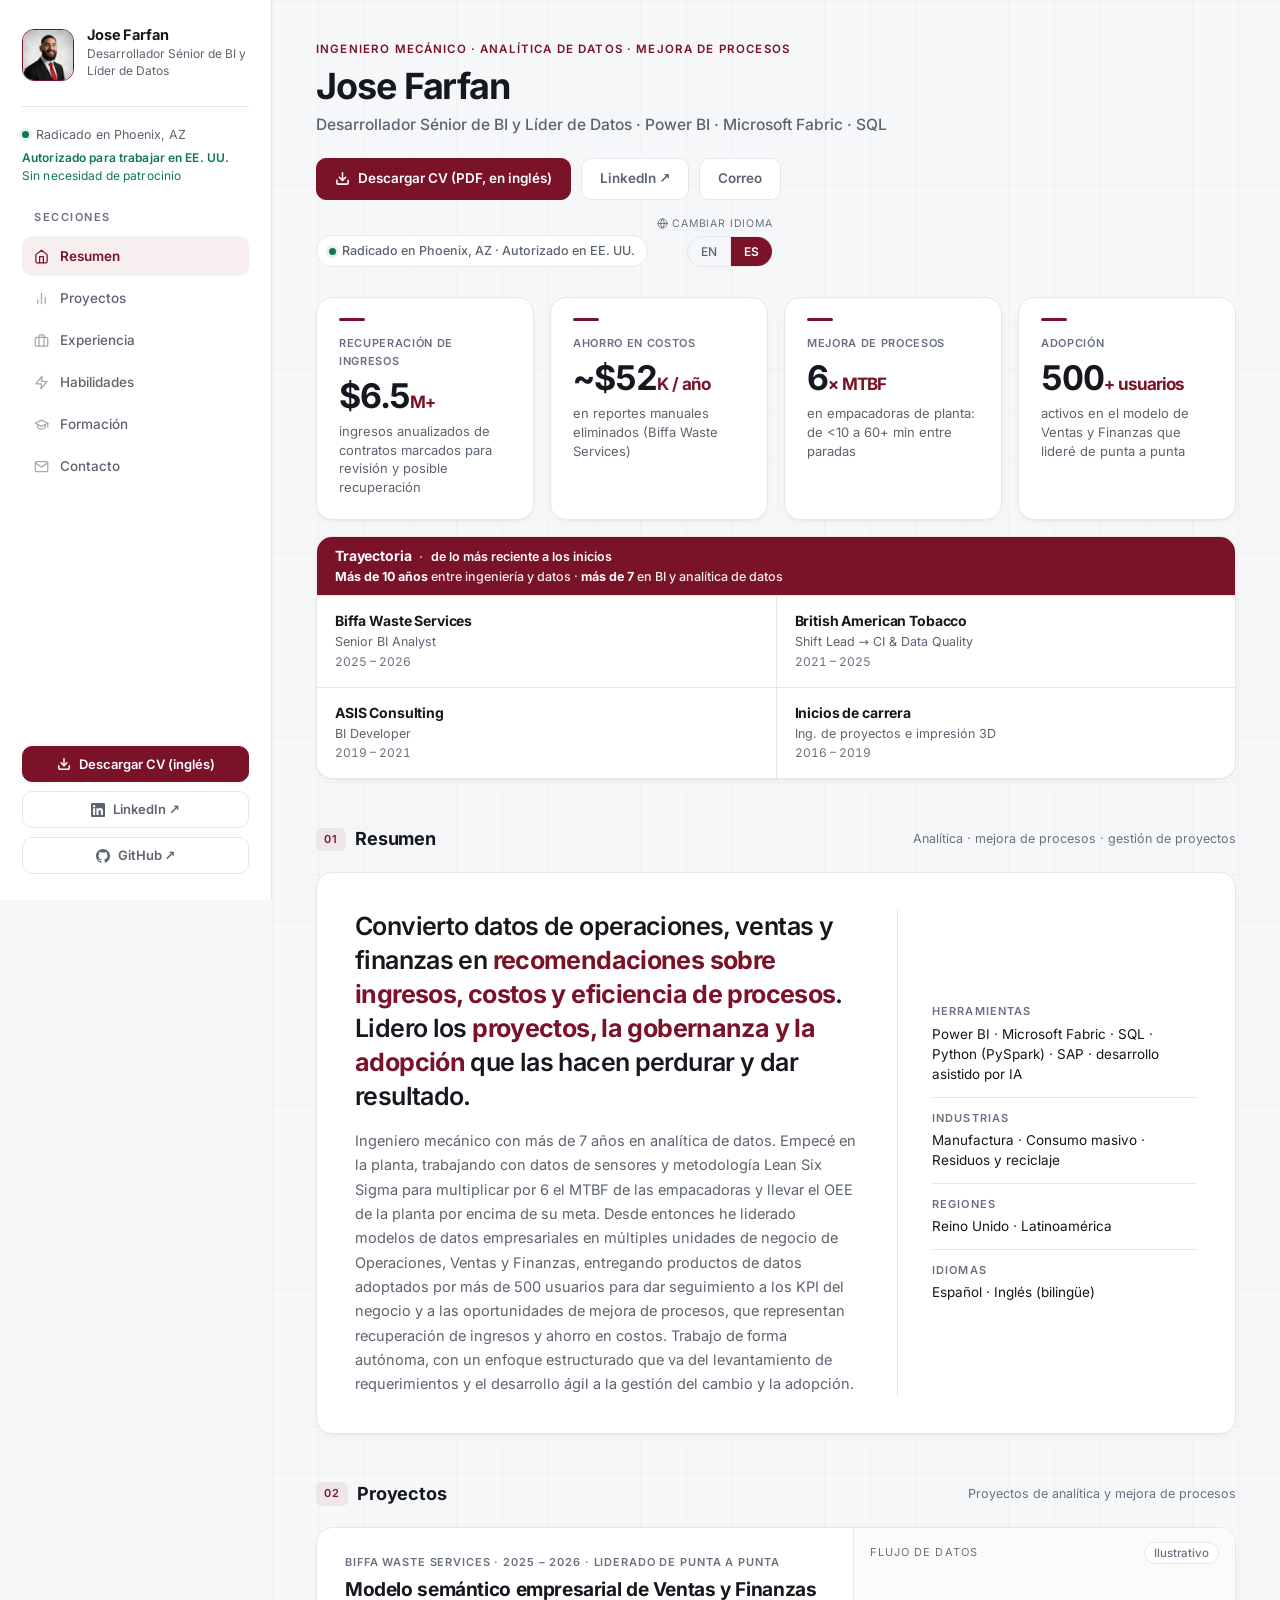
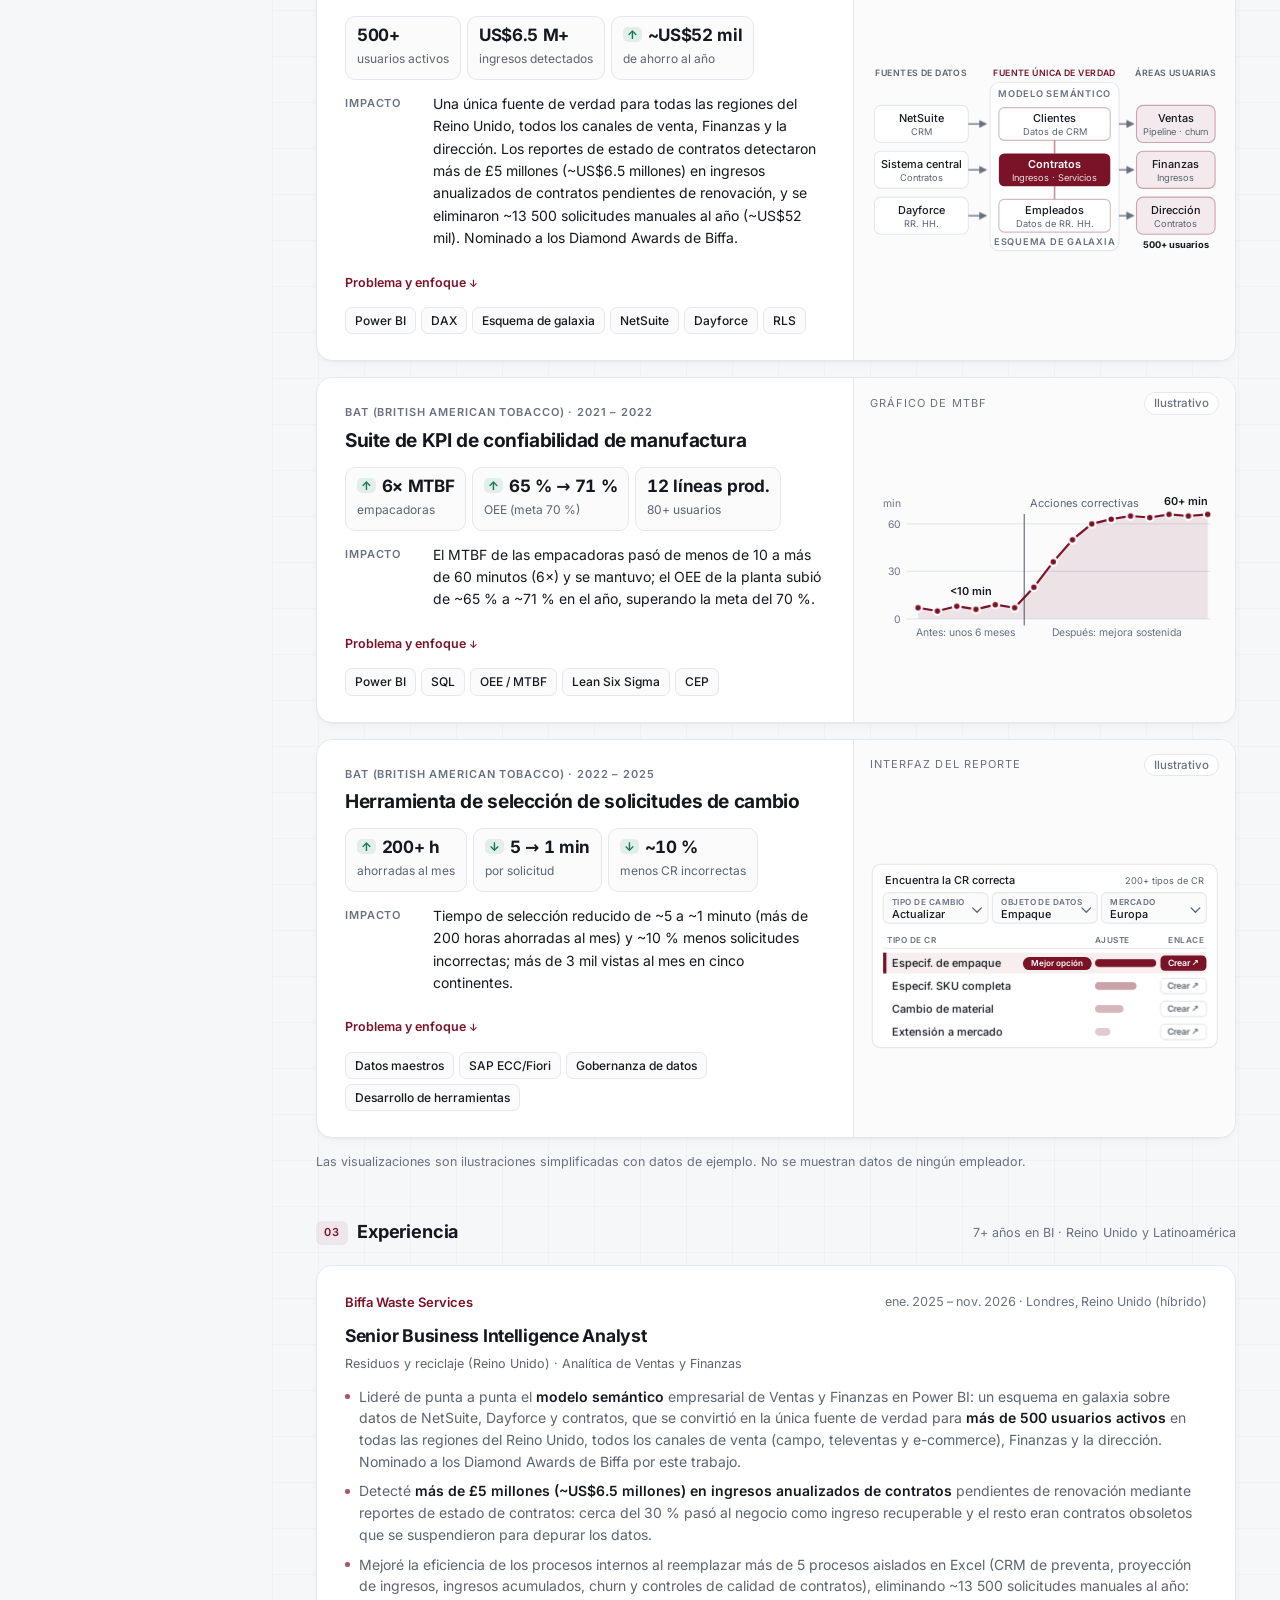
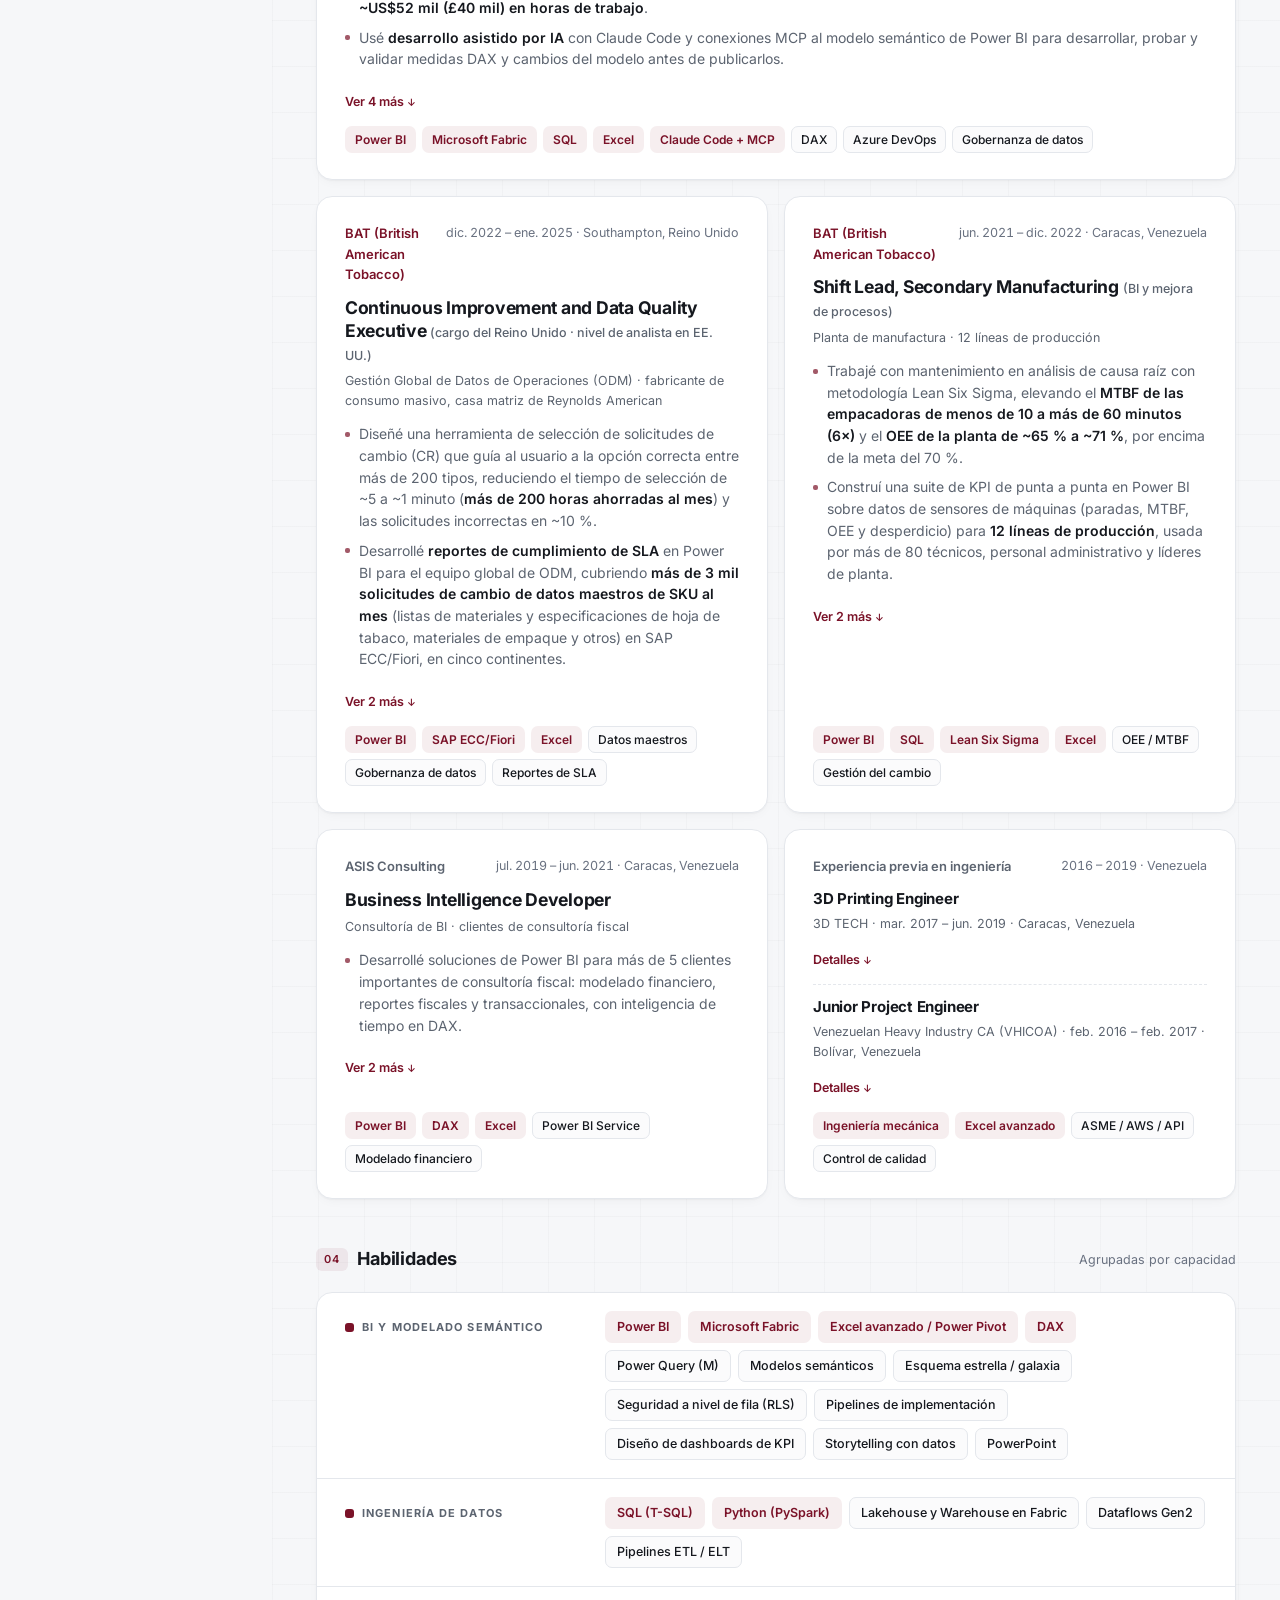
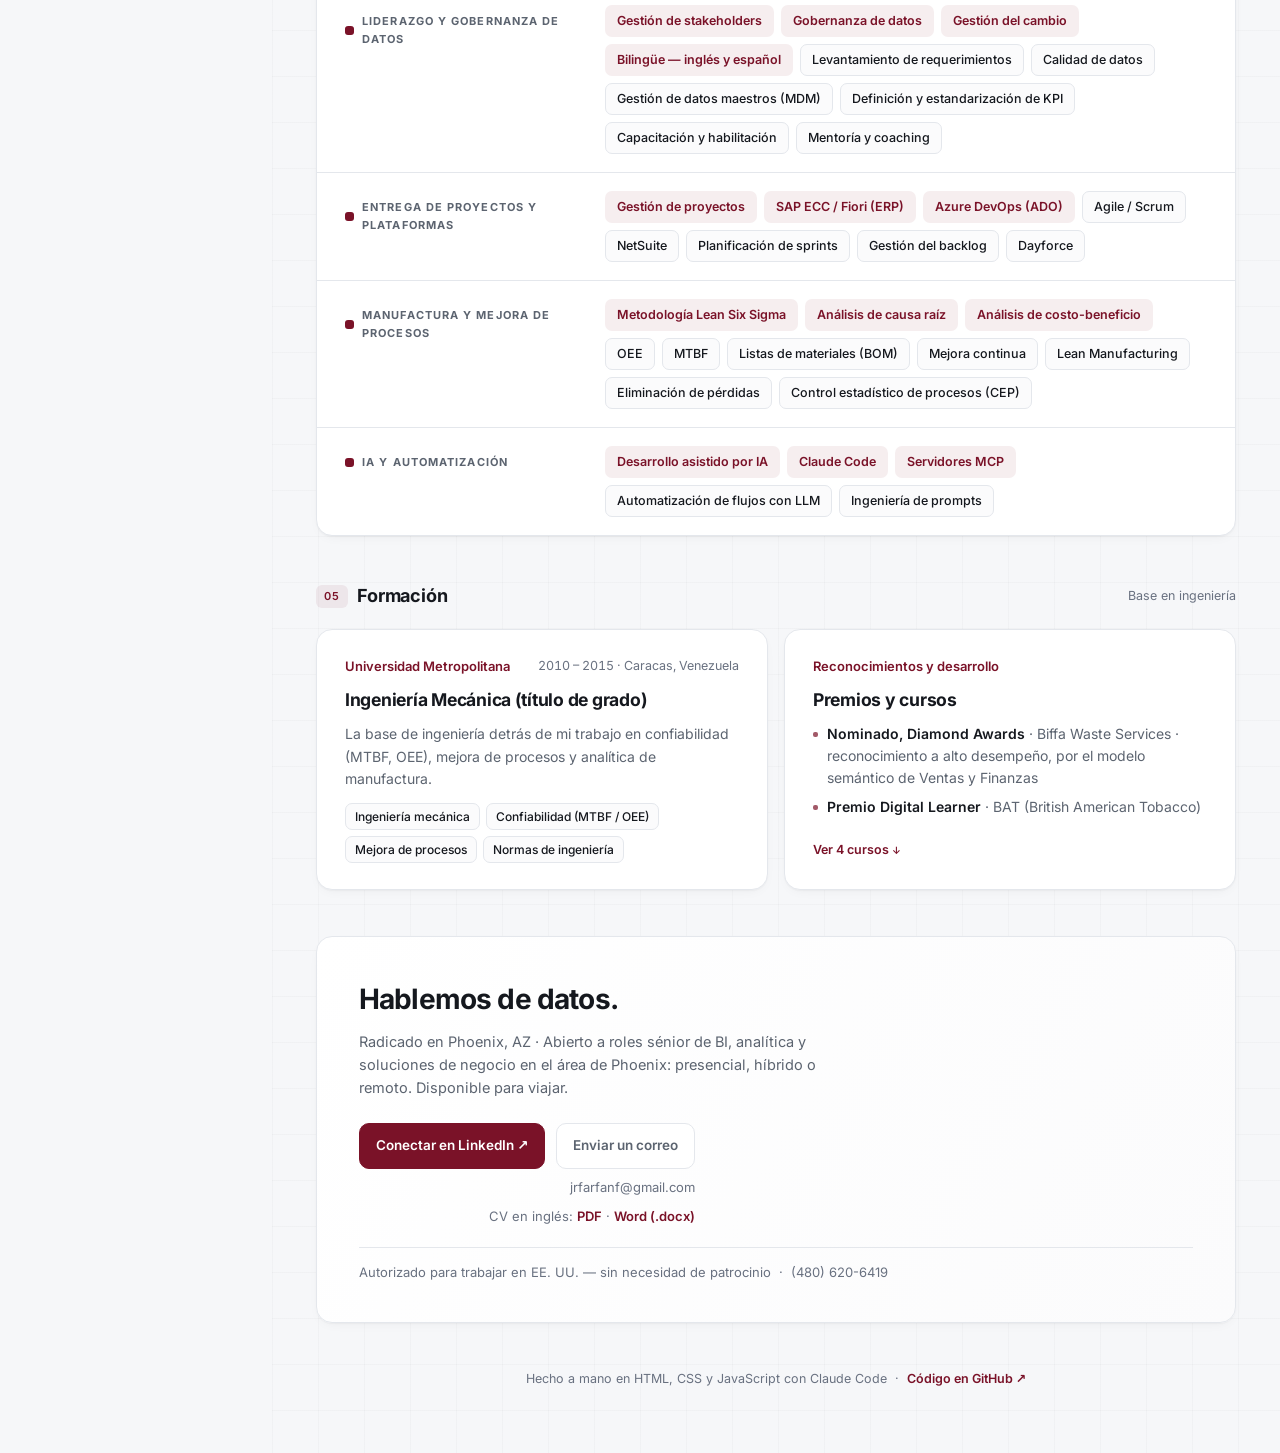
<file: es/index.html>
<!DOCTYPE html>
<html lang="es">
<head>
  <meta charset="UTF-8">
  <script>document.documentElement.classList.add('js')</script>
  <meta name="viewport" content="width=device-width, initial-scale=1.0">
  <title>Jose Farfan — Desarrollador Sénior de BI y Líder de Datos · Phoenix, AZ</title>
  <meta name="description" content="Desarrollador Sénior de BI y Líder de Datos en Phoenix, AZ. Analítica, mejora de procesos y gestión de proyectos para manufactura, ventas y finanzas. Ingeniero mecánico.">
  <meta name="author" content="Jose Farfan">
  <meta name="theme-color" content="#7A1228">
  <link rel="canonical" href="https://josefarfan.com/es/">
  <link rel="alternate" hreflang="en" href="https://josefarfan.com/">
  <link rel="alternate" hreflang="es" href="https://josefarfan.com/es/">
  <link rel="alternate" hreflang="x-default" href="https://josefarfan.com/">
  <!-- Open Graph / LinkedIn preview -->
  <meta property="og:type"             content="profile">
  <meta property="og:site_name"        content="Jose Farfan">
  <meta property="og:title"            content="Jose Farfan — Desarrollador Sénior de BI y Líder de Datos · Phoenix, AZ">
  <meta property="og:description"      content="Analítica, mejora de procesos y gestión de proyectos con Power BI, Microsoft Fabric, SQL y Python, de la planta a Ventas y Finanzas. Ingeniero mecánico. Phoenix, AZ · autorizado para trabajar en EE. UU.">
  <meta property="og:url"              content="https://josefarfan.com/es/">
  <meta property="og:locale"           content="es_US">
  <meta property="og:locale:alternate" content="en_US">
  <meta property="og:image"            content="https://josefarfan.com/assets/og-image.jpg">
  <meta property="og:image:width"      content="1200">
  <meta property="og:image:height"     content="630">
  <meta property="og:image:alt"        content="Jose Farfan — Desarrollador Sénior de BI y Líder de Datos">
  <meta property="profile:first_name"  content="Jose">
  <meta property="profile:last_name"   content="Farfan">
  <meta name="twitter:card"            content="summary_large_image">
  <meta name="twitter:title"           content="Jose Farfan — Desarrollador Sénior de BI y Líder de Datos · Phoenix, AZ">
  <meta name="twitter:description"     content="Analítica, mejora de procesos y gestión de proyectos con Power BI, Microsoft Fabric, SQL y Python, de la planta a Ventas y Finanzas. Ingeniero mecánico. Phoenix, AZ · autorizado para trabajar en EE. UU.">
  <meta name="twitter:image"           content="https://josefarfan.com/assets/og-image.jpg">
  <meta name="twitter:image:alt"       content="Jose Farfan — Desarrollador Sénior de BI y Líder de Datos">
  <!-- Favicon -->
  <link rel="icon"             type="image/png" href="../assets/favicon.png">
  <link rel="apple-touch-icon"                  href="../assets/apple-touch-icon.png">
  <link rel="preload" href="../assets/fonts/inter-latin-var.woff2" as="font" type="font/woff2" crossorigin>
  <link rel="stylesheet" href="../styles.css">
  <script type="application/ld+json">
  {
    "@context": "https://schema.org",
    "@type": "ProfilePage",
    "@id": "https://josefarfan.com/es/#profilepage",
    "url": "https://josefarfan.com/es/",
    "inLanguage": "es",
    "dateModified": "2026-11-12",
    "mainEntity": {
      "@type": "Person",
      "@id": "https://josefarfan.com/#person",
      "name": "Jose Farfan",
      "jobTitle": "Senior Business Intelligence Analyst",
      "description": "Desarrollador sénior de BI y líder de datos especializado en analítica de datos, mejora de procesos y gestión de proyectos multifuncionales con Power BI, Microsoft Fabric, DAX y SQL, además de gobernanza de datos y analítica de manufactura. Ingeniero mecánico de formación.",
      "url": "https://josefarfan.com/",
      "image": "https://josefarfan.com/assets/profile.jpg",
      "email": "mailto:jrfarfanf@gmail.com",
      "address": {
        "@type": "PostalAddress",
        "addressLocality": "Phoenix",
        "addressRegion": "AZ",
        "addressCountry": "US"
      },
      "alumniOf": {
        "@type": "CollegeOrUniversity",
        "name": "Universidad Metropolitana",
        "address": {
          "@type": "PostalAddress",
          "addressLocality": "Caracas",
          "addressCountry": "VE"
        }
      },
      "hasCredential": {
        "@type": "EducationalOccupationalCredential",
        "credentialCategory": "degree",
        "educationalLevel": "Bachelor's degree",
        "name": "Bachelor of Engineering, Mechanical Engineering",
        "recognizedBy": {
          "@type": "CollegeOrUniversity",
          "name": "Universidad Metropolitana"
        }
      },
      "knowsAbout": [
        "Power BI",
        "DAX",
        "Power Query (M)",
        "T-SQL",
        "Microsoft Fabric",
        "Lakehouse",
        "Dataflows Gen2",
        "PySpark",
        "Python",
        "Semantic modeling",
        "Star schema",
        "Row-level security",
        "Power BI deployment pipelines",
        "Data governance",
        "Data quality",
        "Master data management",
        "SAP ECC",
        "Azure DevOps",
        "Agile / Scrum",
        "Stakeholder management",
        "Change management",
        "Manufacturing analytics",
        "OEE",
        "MTBF",
        "Lean Six Sigma methods",
        "Root cause analysis",
        "Process improvement",
        "Project management",
        "Cost-benefit analysis",
        "Bills of materials"
      ],
      "knowsLanguage": [
        {
          "@type": "Language",
          "name": "English",
          "alternateName": "en"
        },
        {
          "@type": "Language",
          "name": "Spanish",
          "alternateName": "es"
        }
      ],
      "sameAs": [
        "https://www.linkedin.com/in/jose-rafael-farfan",
        "https://github.com/jrfarfanf"
      ],
      "award": [
        "Digital Learner Award, BAT (British American Tobacco)",
        "Nominee, Diamond Awards, Biffa Waste Services"
      ]
    }
  }
  </script>
</head>
<body>
<a class="skip-link" href="#main">Saltar al contenido</a>
<div class="app">

  <!-- ── Sidebar ──────────────────────────────────────────────── -->
  <aside class="sidebar">
    <div class="brand">
      <img src="../assets/profile.jpg" alt="Jose Farfan" width="96" height="96">
      <div>
        <div class="b-name">Jose Farfan</div>
        <div class="b-role">Desarrollador Sénior de BI y Líder de Datos</div>
      </div>
    </div>

    <div class="status">
      <span class="dot"></span>
      Radicado en Phoenix, AZ
    </div>
    <div class="spons-note"><b>Autorizado para trabajar en EE. UU.</b><span>Sin necesidad de patrocinio</span></div>

    <nav class="nav" id="nav" aria-label="Secciones de la página">
      <div class="nav-label">Secciones</div>
      <a href="#overview" class="active"><svg width="15" height="15" viewBox="0 0 24 24" fill="none" stroke="currentColor" stroke-width="2" stroke-linecap="round" stroke-linejoin="round" aria-hidden="true"><path d="M3 9l9-7 9 7v11a2 2 0 0 1-2 2H5a2 2 0 0 1-2-2z"/><polyline points="9 22 9 12 15 12 15 22"/></svg><span>Resumen</span></a>
      <a href="#projects"><svg width="15" height="15" viewBox="0 0 24 24" fill="none" stroke="currentColor" stroke-width="2" stroke-linecap="round" stroke-linejoin="round" aria-hidden="true"><line x1="18" y1="20" x2="18" y2="10"/><line x1="12" y1="20" x2="12" y2="4"/><line x1="6" y1="20" x2="6" y2="14"/></svg><span>Proyectos</span></a>
      <a href="#experience"><svg width="15" height="15" viewBox="0 0 24 24" fill="none" stroke="currentColor" stroke-width="2" stroke-linecap="round" stroke-linejoin="round" aria-hidden="true"><rect x="2" y="7" width="20" height="14" rx="2" ry="2"/><path d="M16 21V5a2 2 0 0 0-2-2h-4a2 2 0 0 0-2 2v16"/></svg><span>Experiencia</span></a>
      <a href="#skills"><svg width="15" height="15" viewBox="0 0 24 24" fill="none" stroke="currentColor" stroke-width="2" stroke-linecap="round" stroke-linejoin="round" aria-hidden="true"><polygon points="13 2 3 14 12 14 11 22 21 10 12 10 13 2"/></svg><span>Habilidades</span></a>
      <a href="#education"><svg width="15" height="15" viewBox="0 0 24 24" fill="none" stroke="currentColor" stroke-width="2" stroke-linecap="round" stroke-linejoin="round" aria-hidden="true"><path d="M22 10L12 5 2 10l10 5 10-5z"/><path d="M6 12v5c3 3 9 3 12 0v-5"/><path d="M22 10v6"/></svg><span>Formación</span></a>
      <a href="#contact"><svg width="15" height="15" viewBox="0 0 24 24" fill="none" stroke="currentColor" stroke-width="2" stroke-linecap="round" stroke-linejoin="round" aria-hidden="true"><path d="M4 4h16c1.1 0 2 .9 2 2v12c0 1.1-.9 2-2 2H4c-1.1 0-2-.9-2-2V6c0-1.1.9-2 2-2z"/><polyline points="22,6 12,13 2,6"/></svg><span>Contacto</span></a>
    </nav>

    <div class="side-foot">
      <a href="../assets/Jose-Farfan-Resume.pdf" download class="btn btn-primary"><svg width="14" height="14" viewBox="0 0 24 24" fill="none" stroke="currentColor" stroke-width="2.5" stroke-linecap="round" stroke-linejoin="round" aria-hidden="true"><path d="M21 15v4a2 2 0 0 1-2 2H5a2 2 0 0 1-2-2v-4"/><polyline points="7 10 12 15 17 10"/><line x1="12" y1="15" x2="12" y2="3"/></svg> Descargar CV (inglés)</a>
      <a href="https://linkedin.com/in/jose-rafael-farfan" target="_blank" rel="noopener noreferrer" class="btn btn-ghost side-li"><svg width="14" height="14" viewBox="0 0 24 24" fill="currentColor" aria-hidden="true"><path d="M20.447 20.452h-3.554v-5.569c0-1.328-.027-3.037-1.852-3.037-1.853 0-2.136 1.445-2.136 2.939v5.667H9.351V9h3.414v1.561h.046c.477-.9 1.637-1.85 3.37-1.85 3.601 0 4.267 2.37 4.267 5.455v6.286zM5.337 7.433c-1.144 0-2.063-.926-2.063-2.065 0-1.138.92-2.063 2.063-2.063 1.14 0 2.064.925 2.064 2.063 0 1.139-.925 2.065-2.064 2.065zm1.782 13.019H3.555V9h3.564v11.452zM22.225 0H1.771C.792 0 0 .774 0 1.729v20.542C0 23.227.792 24 1.771 24h20.451C23.2 24 24 23.227 24 22.271V1.729C24 .774 23.2 0 22.222 0h.003z"/></svg> LinkedIn ↗</a>
      <a href="https://github.com/jrfarfanf/Personal-Website" target="_blank" rel="noopener noreferrer" class="btn btn-ghost"><svg width="14" height="14" viewBox="0 0 24 24" fill="currentColor" aria-hidden="true"><path d="M12 0C5.374 0 0 5.373 0 12c0 5.302 3.438 9.8 8.207 11.387.599.111.793-.261.793-.577v-2.234c-3.338.726-4.033-1.416-4.033-1.416-.546-1.387-1.333-1.756-1.333-1.756-1.089-.745.083-.729.083-.729 1.205.084 1.839 1.237 1.839 1.237 1.07 1.834 2.807 1.304 3.492.997.107-.775.418-1.305.762-1.604-2.665-.305-5.467-1.334-5.467-5.931 0-1.311.469-2.381 1.236-3.221-.124-.303-.535-1.524.117-3.176 0 0 1.008-.322 3.301 1.23A11.509 11.509 0 0112 5.803c1.02.005 2.047.138 3.006.404 2.291-1.552 3.297-1.23 3.297-1.23.653 1.653.242 2.874.118 3.176.77.84 1.235 1.911 1.235 3.221 0 4.609-2.807 5.624-5.479 5.921.43.372.823 1.102.823 2.222v3.293c0 .319.192.694.801.576C20.566 21.797 24 17.3 24 12c0-6.627-5.373-12-12-12z"/></svg> GitHub ↗</a>
    </div>
  </aside>

  <!-- ── Main ─────────────────────────────────────────────────── -->
  <main class="main" id="main" tabindex="-1">

    <!-- Overview -->
    <section id="overview">

    <header class="topbar">
      <div class="topbar-id">
        <div class="crumb">Ingeniero mecánico · Analítica de datos · Mejora de procesos</div>
        <h1>Jose Farfan</h1>
        <p class="role-line">Desarrollador Sénior de BI y Líder de Datos · Power BI · Microsoft Fabric · SQL</p>
        <div class="topbar-cta">
          <a href="../assets/Jose-Farfan-Resume.pdf" download class="btn btn-primary"><svg width="15" height="15" viewBox="0 0 24 24" fill="none" stroke="currentColor" stroke-width="2.5" stroke-linecap="round" stroke-linejoin="round" aria-hidden="true"><path d="M21 15v4a2 2 0 0 1-2 2H5a2 2 0 0 1-2-2v-4"/><polyline points="7 10 12 15 17 10"/><line x1="12" y1="15" x2="12" y2="3"/></svg> Descargar CV (PDF, en inglés)</a>
          <a href="https://linkedin.com/in/jose-rafael-farfan" target="_blank" rel="noopener noreferrer" class="btn btn-ghost">LinkedIn ↗</a>
          <a href="mailto:jrfarfanf@gmail.com" class="btn btn-ghost">Correo</a>
        </div>
      </div>
      <div class="meta">
        <span class="pill"><span class="dot"></span> Radicado en Phoenix, AZ · Autorizado en EE. UU.</span>
        <div class="lang-wrap">
          <span class="lang-hint"><svg width="11" height="11" viewBox="0 0 24 24" fill="none" stroke="currentColor" stroke-width="2" stroke-linecap="round" stroke-linejoin="round" aria-hidden="true"><circle cx="12" cy="12" r="10"/><line x1="2" y1="12" x2="22" y2="12"/><path d="M12 2a15.3 15.3 0 0 1 4 10 15.3 15.3 0 0 1-4 10 15.3 15.3 0 0 1-4-10 15.3 15.3 0 0 1 4-10z"/></svg> Cambiar idioma</span>
          <div class="lang-toggle">
            <a href="../" class="lang-opt" hreflang="en" lang="en">EN</a>
            <span class="lang-opt lang-active">ES</span>
          </div>
        </div>
      </div>
    </header>

    <!-- KPI tiles -->
    <div class="kpi-row">
      <div class="kpi">
        <div class="k-label">Recuperación de ingresos</div>
        <div class="k-val">$6.5<span>M+</span></div>
        <div class="k-sub">ingresos anualizados de contratos marcados para revisión y posible recuperación</div>
      </div>
      <div class="kpi">
        <div class="k-label">Ahorro en costos</div>
        <div class="k-val">~$52<span>K / año</span></div>
        <div class="k-sub">en reportes manuales eliminados (Biffa Waste Services)</div>
      </div>
      <div class="kpi">
        <div class="k-label">Mejora de procesos</div>
        <div class="k-val">6<span>× MTBF</span></div>
        <div class="k-sub">en empacadoras de planta: de &lt;10 a 60+ min entre paradas</div>
      </div>
      <div class="kpi">
        <div class="k-label">Adopción</div>
        <div class="k-val">500<span>+ usuarios</span></div>
        <div class="k-sub">activos en el modelo de Ventas y Finanzas que lideré de punta a punta</div>
      </div>
    </div>

    <!-- Career strip -->
    <nav class="career" aria-label="Trayectoria de un vistazo">
      <div class="career-lead"><b>Trayectoria</b><span class="c-order">de lo más reciente a los inicios</span><span class="c-sum"><strong>Más de 10 años</strong> entre ingeniería y datos · <strong>más de 7</strong> en BI y analítica de datos</span></div>
      <a href="#exp-biffa"><b>Biffa Waste Services</b><span lang="en">Senior BI Analyst</span><span class="c-when">2025 – 2026</span></a>
      <a href="#exp-bat"><b>British American Tobacco</b><span lang="en">Shift Lead → CI &amp; Data Quality</span><span class="c-when">2021 – 2025</span></a>
      <a href="#exp-asis"><b>ASIS Consulting</b><span lang="en">BI Developer</span><span class="c-when">2019 – 2021</span></a>
      <a href="#exp-eng"><b>Inicios de carrera</b><span>Ing. de proyectos e impresión 3D</span><span class="c-when">2016 – 2019</span></a>
    </nav>

    <!-- Summary -->
    <section class="section" aria-labelledby="summary-h">
      <div class="s-head">
        <h2 id="summary-h"><span class="tag">01</span> Resumen</h2>
        <span class="s-note">Analítica · mejora de procesos · gestión de proyectos</span>
      </div>
      <div class="card valuecard">
        <div>
          <p class="vp">
            Convierto datos de operaciones, ventas y finanzas en <b>recomendaciones sobre ingresos, costos y eficiencia de procesos</b>.
            Lidero los <b>proyectos, la gobernanza y la adopción</b> que las hacen perdurar y dar resultado.
          </p>
          <p class="vp-sub">Ingeniero mecánico con más de 7 años en analítica de datos. Empecé en la planta, trabajando con datos de sensores y metodología Lean Six Sigma para multiplicar por 6 el MTBF de las empacadoras y llevar el OEE de la planta por encima de su meta. Desde entonces he liderado modelos de datos empresariales en múltiples unidades de negocio de Operaciones, Ventas y Finanzas, entregando productos de datos adoptados por más de 500 usuarios para dar seguimiento a los KPI del negocio y a las oportunidades de mejora de procesos, que representan recuperación de ingresos y ahorro en costos. Trabajo de forma autónoma, con un enfoque estructurado que va del levantamiento de requerimientos y el desarrollo ágil a la gestión del cambio y la adopción.</p>
        </div>
        <dl class="facts">
          <div><dt>Herramientas</dt><dd>Power BI · Microsoft Fabric · SQL · Python (PySpark) · SAP · desarrollo asistido por IA</dd></div>
          <div><dt>Industrias</dt><dd>Manufactura · Consumo masivo · Residuos y reciclaje</dd></div>
          <div><dt>Regiones</dt><dd>Reino Unido · Latinoamérica</dd></div>
          <div><dt>Idiomas</dt><dd>Español · Inglés (bilingüe)</dd></div>
        </dl>
      </div>
    </section>

    </section><!-- /#overview -->

    <!-- Projects -->
    <section class="section" id="projects">
      <div class="s-head">
        <h2><span class="tag">02</span> Proyectos</h2>
        <span class="s-note">Proyectos de analítica y mejora de procesos</span>
      </div>
      <div class="proj-grid">

        <article class="card proj">
          <figure class="viz">
            <figcaption class="viz-head"><span class="vlabel">Flujo de datos</span><span class="viz-tag">Ilustrativo</span></figcaption>
            <div class="viz-art">
              <svg viewBox="0 0 320 176" role="img" aria-labelledby="p1-t p1-d">
              <title id="p1-t">Flujo de datos simplificado de Ventas y Finanzas</title><desc id="p1-d">Tres fuentes de datos (NetSuite para CRM, el sistema central para contratos y Dayforce para RR. HH.) alimentan un único modelo semántico en esquema de galaxia, la fuente única de verdad, que entrega a Ventas información de pipeline y churn, a Finanzas información de ingresos y a la dirección el estado de los contratos: más de 500 usuarios activos.</desc>
              <defs><marker id="p1-ah" viewBox="0 0 6 6" refX="5" refY="3" markerWidth="6" markerHeight="6" orient="auto"><path d="M0,0 L6,3 L0,6 z" class="dg-ah"/></marker></defs>
              <g class="stg" style="--d:0s"><text class="dg-cap dg-head" x="47" y="10" text-anchor="middle">FUENTES DE DATOS</text><rect class="dg-box" x="4" y="37" width="86" height="34" rx="6"/><text class="dg-t dg-strong" x="47" y="52" text-anchor="middle">NetSuite</text><text class="dg-sub" x="47" y="64" text-anchor="middle">CRM</text><rect class="dg-box" x="4" y="79" width="86" height="34" rx="6"/><text class="dg-t dg-strong" x="47" y="94" text-anchor="middle">Sistema central</text><text class="dg-sub" x="47" y="106" text-anchor="middle">Contratos</text><rect class="dg-box" x="4" y="121" width="86" height="34" rx="6"/><text class="dg-t dg-strong" x="47" y="136" text-anchor="middle">Dayforce</text><text class="dg-sub" x="47" y="148" text-anchor="middle">RR. HH.</text></g>
              <g class="stg" style="--d:0.25s"><line class="dg-arrow" x1="90" y1="54" x2="106" y2="54" marker-end="url(#p1-ah)"/><line class="dg-arrow" x1="90" y1="96" x2="106" y2="96" marker-end="url(#p1-ah)"/><line class="dg-arrow" x1="90" y1="138" x2="106" y2="138" marker-end="url(#p1-ah)"/></g>
              <g class="stg" style="--d:0.4s"><text class="dg-cap dg-head dg-head-on" x="169" y="10" text-anchor="middle">FUENTE ÚNICA DE VERDAD</text><rect class="dg-model" x="110" y="16" width="118" height="154" rx="8"/><text class="dg-cap" x="169" y="29" text-anchor="middle">MODELO SEMÁNTICO</text><line class="dg-join" x1="169" y1="69" x2="169" y2="81"/><line class="dg-join" x1="169" y1="111" x2="169" y2="123"/><rect class="dg-dim" x="118" y="39" width="102" height="30" rx="5"/><text class="dg-t dg-strong" x="169" y="52" text-anchor="middle">Clientes</text><text class="dg-sub" x="169" y="64" text-anchor="middle">Datos de CRM</text><rect class="dg-fact" x="118" y="81" width="102" height="30" rx="5"/><text class="dg-t dg-fact-t" x="169" y="94" text-anchor="middle">Contratos</text><text class="dg-sub dg-fact-s" x="169" y="106" text-anchor="middle">Ingresos · Servicios</text><rect class="dg-dim" x="118" y="123" width="102" height="30" rx="5"/><text class="dg-t dg-strong" x="169" y="136" text-anchor="middle">Empleados</text><text class="dg-sub" x="169" y="148" text-anchor="middle">Datos de RR. HH.</text><text class="dg-cap" x="169" y="165" text-anchor="middle">ESQUEMA DE GALAXIA</text></g>
              <g class="stg" style="--d:0.75s"><line class="dg-arrow" x1="228" y1="54" x2="241" y2="54" marker-end="url(#p1-ah)"/><line class="dg-arrow" x1="228" y1="96" x2="241" y2="96" marker-end="url(#p1-ah)"/><line class="dg-arrow" x1="228" y1="138" x2="241" y2="138" marker-end="url(#p1-ah)"/></g>
              <g class="stg" style="--d:0.9s"><text class="dg-cap dg-head" x="280" y="10" text-anchor="middle">ÁREAS USUARIAS</text><rect class="dg-out" x="244" y="37" width="72" height="34" rx="6"/><text class="dg-t dg-strong" x="280" y="52" text-anchor="middle">Ventas</text><text class="dg-sub" x="280" y="64" text-anchor="middle">Pipeline · churn</text><rect class="dg-out" x="244" y="79" width="72" height="34" rx="6"/><text class="dg-t dg-strong" x="280" y="94" text-anchor="middle">Finanzas</text><text class="dg-sub" x="280" y="106" text-anchor="middle">Ingresos</text><rect class="dg-out" x="244" y="121" width="72" height="34" rx="6"/><text class="dg-t dg-strong" x="280" y="136" text-anchor="middle">Dirección</text><text class="dg-sub" x="280" y="148" text-anchor="middle">Contratos</text><text class="dg-sub dg-users" x="280" y="168" text-anchor="middle">500+ usuarios</text></g>
              </svg>
            </div>
          </figure>
          <div class="p-body">
            <div class="p-co">Biffa Waste Services · 2025 – 2026 · Liderado de punta a punta</div>
            <h3 class="p-title">Modelo semántico empresarial de Ventas y Finanzas</h3>
            <div class="p-kpis">
              <div class="p-kpi"><b>500+</b><span>usuarios activos</span></div>
              <div class="p-kpi"><b>US$6.5 M+</b><span>ingresos detectados</span></div>
              <div class="p-kpi"><b><i class="trend" aria-hidden="true">↑</i>~US$52 mil</b><span>de ahorro al año</span></div>
            </div>
            <dl class="p-pai">
              <div><dt>Impacto</dt><dd class="is-impact">Una única fuente de verdad para todas las regiones del Reino Unido, todos los canales de venta, Finanzas y la dirección. Los reportes de estado de contratos detectaron más de £5 millones (~US$6.5 millones) en ingresos anualizados de contratos pendientes de renovación, y se eliminaron ~13 500 solicitudes manuales al año (~US$52 mil). Nominado a los Diamond Awards de Biffa.</dd></div>
            </dl>
            <details class="read-more-wrap">
              <summary>Problema y enfoque</summary>
              <div class="more-body">
                <dl class="p-pai">
                  <div><dt>Problema</dt><dd>Ventas y Finanzas trabajaban con más de 5 procesos aislados en Excel (pipeline, proyección de ingresos, ingresos acumulados, churn y estado de contratos), con definiciones de ingresos que competían entre sí, incluidas las usadas para los bonos.</dd></div>
                  <div><dt>Enfoque</dt><dd>Un modelo semántico en esquema de galaxia: hechos de contratos, ingresos y servicios del sistema central, datos de clientes y CRM de NetSuite y datos de RR. HH. de Dayforce, con un único conjunto de definiciones de ingresos acordado, seguridad a nivel de fila y pipelines de implementación. Gestioné el proyecto de punta a punta con los responsables de negocio de Ventas y Finanzas, desde los requerimientos hasta el desarrollo y la adopción.</dd></div>
                </dl>
                <p class="full-text"><b>Método de los ingresos:</b> de los más de £5 millones detectados, cerca del 30 % pasó al negocio como ingreso recuperable y cerca del 70 % correspondía a contratos obsoletos que se suspendieron (depuración de datos); la proporción es una estimación. <b>Método del ahorro:</b> ~13 500 solicitudes de reportes al año × 6 minutos cada una × US$39/hora de costo promedio de quienes las pedían y procesaban ≈ US$52 mil (£40 mil) al año. La actualización del modelo bajó de 20 a 5 minutos con más datos. El diagrama está simplificado.</p>
              </div>
            </details>
            <div class="p-chips">
              <span class="chip">Power BI</span>
              <span class="chip">DAX</span>
              <span class="chip">Esquema de galaxia</span>
              <span class="chip">NetSuite</span>
              <span class="chip">Dayforce</span>
              <span class="chip">RLS</span>
            </div>
          </div>
        </article>

        <article class="card proj">
          <figure class="viz">
            <figcaption class="viz-head"><span class="vlabel">Gráfico de MTBF</span><span class="viz-tag">Ilustrativo</span></figcaption>
            <div class="viz-art">
              <svg viewBox="0 0 320 142" role="img" aria-labelledby="p3-t p3-d">
              <title id="p3-t">Gráfico ilustrativo de MTBF</title><desc id="p3-d">Datos de ejemplo. El tiempo medio entre fallas de las empacadoras se mantiene por debajo de 10 minutos durante unos seis meses; tras las acciones correctivas sube a más de 60 minutos en pocos meses y se mantiene ahí.</desc>
              <line class="ch-grid" x1="34" y1="118.0" x2="312" y2="118.0"/><text class="ch-axis" x="28" y="121.5" text-anchor="end">0</text>
              <line class="ch-grid" x1="34" y1="74.5" x2="312" y2="74.5"/><text class="ch-axis" x="28" y="78.0" text-anchor="end">30</text>
              <line class="ch-grid" x1="34" y1="31.0" x2="312" y2="31.0"/><text class="ch-axis" x="28" y="34.5" text-anchor="end">60</text>
              <text class="ch-axis" x="28" y="16" text-anchor="end">min</text>
              <text class="ch-axis" x="87.6" y="134" text-anchor="middle">Antes: unos 6 meses</text>
              <text class="ch-axis" x="226.6" y="134" text-anchor="middle">Después: mejora sostenida</text>
              <g class="stg" style="--d:0.45s"><line class="ch-mark" x1="141.2" y1="22" x2="141.2" y2="124"/><text class="ch-lab" x="146.2" y="16">Acciones correctivas</text></g>
              <g class="stg" style="--d:1.0s"><path class="ch-area" d="M44.0,118 L44.0,107.8 L61.7,110.8 L79.4,106.4 L97.0,109.3 L114.7,105.0 L132.4,107.8 L150.1,89.0 L167.8,65.8 L185.4,45.5 L203.1,31.0 L220.8,26.7 L238.5,23.8 L256.2,25.2 L273.8,22.3 L291.5,23.8 L309.2,22.3 L309.2,118 Z"/></g>
              <polyline class="ch-line draw" pathLength="1" points="44.0,107.8 61.7,110.8 79.4,106.4 97.0,109.3 114.7,105.0 132.4,107.8 150.1,89.0 167.8,65.8 185.4,45.5 203.1,31.0 220.8,26.7 238.5,23.8 256.2,25.2 273.8,22.3 291.5,23.8 309.2,22.3"/>
              <circle class="ch-dot pop" style="--i:0" cx="44.0" cy="107.8" r="3.5"><title>Mes de ejemplo 1: 7 min</title></circle>
              <circle class="ch-dot pop" style="--i:1" cx="61.7" cy="110.8" r="3.5"><title>Mes de ejemplo 2: 5 min</title></circle>
              <circle class="ch-dot pop" style="--i:2" cx="79.4" cy="106.4" r="3.5"><title>Mes de ejemplo 3: 8 min</title></circle>
              <circle class="ch-dot pop" style="--i:3" cx="97.0" cy="109.3" r="3.5"><title>Mes de ejemplo 4: 6 min</title></circle>
              <circle class="ch-dot pop" style="--i:4" cx="114.7" cy="105.0" r="3.5"><title>Mes de ejemplo 5: 9 min</title></circle>
              <circle class="ch-dot pop" style="--i:5" cx="132.4" cy="107.8" r="3.5"><title>Mes de ejemplo 6: 7 min</title></circle>
              <circle class="ch-dot pop" style="--i:6" cx="150.1" cy="89.0" r="3.5"><title>Mes de ejemplo 7: 20 min</title></circle>
              <circle class="ch-dot pop" style="--i:7" cx="167.8" cy="65.8" r="3.5"><title>Mes de ejemplo 8: 36 min</title></circle>
              <circle class="ch-dot pop" style="--i:8" cx="185.4" cy="45.5" r="3.5"><title>Mes de ejemplo 9: 50 min</title></circle>
              <circle class="ch-dot pop" style="--i:9" cx="203.1" cy="31.0" r="3.5"><title>Mes de ejemplo 10: 60 min</title></circle>
              <circle class="ch-dot pop" style="--i:10" cx="220.8" cy="26.7" r="3.5"><title>Mes de ejemplo 11: 63 min</title></circle>
              <circle class="ch-dot pop" style="--i:11" cx="238.5" cy="23.8" r="3.5"><title>Mes de ejemplo 12: 65 min</title></circle>
              <circle class="ch-dot pop" style="--i:12" cx="256.2" cy="25.2" r="3.5"><title>Mes de ejemplo 13: 64 min</title></circle>
              <circle class="ch-dot pop" style="--i:13" cx="273.8" cy="22.3" r="3.5"><title>Mes de ejemplo 14: 66 min</title></circle>
              <circle class="ch-dot pop" style="--i:14" cx="291.5" cy="23.8" r="3.5"><title>Mes de ejemplo 15: 65 min</title></circle>
              <circle class="ch-dot pop" style="--i:15" cx="309.2" cy="22.3" r="3.5"><title>Mes de ejemplo 16: 66 min</title></circle>
              <g class="stg" style="--d:0.3s"><text class="ch-lab ch-strong" x="92.6" y="96.0" text-anchor="middle">&lt;10 min</text></g>
              <g class="stg" style="--d:1.2s"><text class="ch-lab ch-strong" x="309.2" y="13.3" text-anchor="end">60+ min</text></g>
              </svg>
            </div>
          </figure>
          <div class="p-body">
            <div class="p-co">BAT (British American Tobacco) · 2021 – 2022</div>
            <h3 class="p-title">Suite de KPI de confiabilidad de manufactura</h3>
            <div class="p-kpis">
              <div class="p-kpi"><b><i class="trend" aria-hidden="true">↑</i>6× MTBF</b><span>empacadoras</span></div>
              <div class="p-kpi"><b><i class="trend" aria-hidden="true">↑</i>65 % → 71 %</b><span>OEE (meta 70 %)</span></div>
              <div class="p-kpi"><b>12 líneas prod.</b><span>80+ usuarios</span></div>
            </div>
            <dl class="p-pai">
              <div><dt>Impacto</dt><dd class="is-impact">El MTBF de las empacadoras pasó de menos de 10 a más de 60 minutos (6×) y se mantuvo; el OEE de la planta subió de ~65 % a ~71 % en el año, superando la meta del 70 %.</dd></div>
            </dl>
            <details class="read-more-wrap">
              <summary>Problema y enfoque</summary>
              <div class="more-body">
                <dl class="p-pai">
                  <div><dt>Problema</dt><dd>Paradas frecuentes en las empacadoras, el último paso de la línea, y ninguna vista compartida de las causas del tiempo de inactividad y el desperdicio en 12 líneas de producción.</dd></div>
                  <div><dt>Enfoque</dt><dd>Una suite de KPI en Power BI sobre datos de sensores de máquinas (paradas, MTBF, OEE y desperdicio), usada por más de 80 técnicos, personal administrativo y líderes de planta en sesiones de causa raíz con metodología Lean Six Sigma, junto a más de 40 técnicos de planta.</dd></div>
                </dl>
                <p class="full-text">Datos de sensores y paradas depurados y modelados con SQL y Power Query, cubriendo las 12 líneas de punta a punta, con el MTBF medido en las empacadoras como restricción final. La línea base duró unos seis meses antes de las acciones correctivas, y la mejora se mantuvo después. El gráfico usa datos de ejemplo para mostrar la forma de la mejora.</p>
              </div>
            </details>
            <div class="p-chips">
              <span class="chip">Power BI</span>
              <span class="chip">SQL</span>
              <span class="chip">OEE / MTBF</span>
              <span class="chip">Lean Six Sigma</span>
              <span class="chip">CEP</span>
            </div>
          </div>
        </article>

        <article class="card proj">
          <figure class="viz">
            <figcaption class="viz-head"><span class="vlabel">Interfaz del reporte</span><span class="viz-tag">Ilustrativo</span></figcaption>
            <div class="viz-art">
              <svg viewBox="0 0 320 172" role="img" aria-labelledby="p2-t p2-d">
              <title id="p2-t">Recreación simplificada del reporte de selección de CR</title><desc id="p2-d">Tres segmentadores (tipo de cambio, objeto de datos y mercado) filtran una tabla de tipos de solicitudes de cambio. La mejor opción aparece resaltada y cada fila tiene un botón que abre el formulario para crear la solicitud.</desc>
              <rect class="ui-frame" x="2" y="2" width="316" height="168" rx="8"/>
              <text class="dg-t dg-strong" x="14" y="20">Encuentra la CR correcta</text>
              <text class="dg-sub" x="306" y="20" text-anchor="end">200+ tipos de CR</text>
              <g class="stg" style="--d:0s"><rect class="ui-slicer" x="12" y="28" width="96" height="28" rx="5"/><text class="ui-cap" x="20" y="39">TIPO DE CAMBIO</text><text class="dg-t" x="20" y="51">Actualizar</text><polyline class="ui-chev" points="94,42 98,46 102,42"/><rect class="ui-slicer" x="112" y="28" width="96" height="28" rx="5"/><text class="ui-cap" x="120" y="39">OBJETO DE DATOS</text><text class="dg-t" x="120" y="51">Empaque</text><polyline class="ui-chev" points="194,42 198,46 202,42"/><rect class="ui-slicer" x="212" y="28" width="96" height="28" rx="5"/><text class="ui-cap" x="220" y="39">MERCADO</text><text class="dg-t" x="220" y="51">Europa</text><polyline class="ui-chev" points="294,42 298,46 302,42"/></g>
              <g class="stg" style="--d:0.2s"><text class="ui-cap" x="16" y="74">TIPO DE CR</text><text class="ui-cap" x="206" y="74">AJUSTE</text><text class="ui-cap" x="306" y="74" text-anchor="end">ENLACE</text><line class="ch-grid" x1="12" y1="79" x2="308" y2="79"/></g>
              <g class="stg" style="--d:1.05s"><rect class="ui-best" x="12" y="83" width="296" height="19" rx="3"/><rect class="dg-fact" x="12" y="83" width="3" height="19"/></g>
              <g class="stg" style="--d:0.3s"><text class="dg-t dg-strong" x="20" y="96">Especif. de empaque</text><rect class="fn-bar grow" style="--d:0.5s" x="206" y="89" width="56" height="7" rx="3.5" fill-opacity="1"/><rect class="ui-btn" x="266" y="85.5" width="42" height="14" rx="4"/><text class="ui-btn-t" x="287" y="95.5" text-anchor="middle">Crear ↗</text></g>
              <g class="stg" style="--d:0.4s"><text class="dg-t" x="20" y="117">Especif. SKU completa</text><rect class="fn-bar grow" style="--d:0.6s" x="206" y="110" width="38" height="7" rx="3.5" fill-opacity="0.4"/><rect class="ui-btn" x="266" y="106.5" width="42" height="14" rx="4"/><text class="ui-btn-t" x="287" y="116.5" text-anchor="middle">Crear ↗</text></g>
              <g class="stg" style="--d:0.5s"><text class="dg-t" x="20" y="138">Cambio de material</text><rect class="fn-bar grow" style="--d:0.7s" x="206" y="131" width="26" height="7" rx="3.5" fill-opacity="0.3"/><rect class="ui-btn" x="266" y="127.5" width="42" height="14" rx="4"/><text class="ui-btn-t" x="287" y="137.5" text-anchor="middle">Crear ↗</text></g>
              <g class="stg" style="--d:0.6s"><text class="dg-t" x="20" y="159">Extensión a mercado</text><rect class="fn-bar grow" style="--d:0.8s" x="206" y="152" width="14" height="7" rx="3.5" fill-opacity="0.22"/><rect class="ui-btn" x="266" y="148.5" width="42" height="14" rx="4"/><text class="ui-btn-t" x="287" y="158.5" text-anchor="middle">Crear ↗</text></g>
              <g class="stg" style="--d:1.15s"><rect class="dg-fact" x="140" y="87" width="63" height="12" rx="6"/><text class="ui-badge" x="171.5" y="95.5" text-anchor="middle">Mejor opción</text><rect class="ui-btn-on" x="266" y="85.5" width="42" height="14" rx="4"/><text class="ui-btn-t on" x="287" y="95.5" text-anchor="middle">Crear ↗</text></g>
              </svg>
            </div>
          </figure>
          <div class="p-body">
            <div class="p-co">BAT (British American Tobacco) · 2022 – 2025</div>
            <h3 class="p-title">Herramienta de selección de solicitudes de cambio</h3>
            <div class="p-kpis">
              <div class="p-kpi"><b><i class="trend" aria-hidden="true">↑</i>200+ h</b><span>ahorradas al mes</span></div>
              <div class="p-kpi"><b><i class="trend" aria-hidden="true">↓</i>5 → 1 min</b><span>por solicitud</span></div>
              <div class="p-kpi"><b><i class="trend" aria-hidden="true">↓</i>~10 %</b><span>menos CR incorrectas</span></div>
            </div>
            <dl class="p-pai">
              <div><dt>Impacto</dt><dd class="is-impact">Tiempo de selección reducido de ~5 a ~1 minuto (más de 200 horas ahorradas al mes) y ~10 % menos solicitudes incorrectas; más de 3 mil vistas al mes en cinco continentes.</dd></div>
            </dl>
            <details class="read-more-wrap">
              <summary>Problema y enfoque</summary>
              <div class="more-body">
                <dl class="p-pai">
                  <div><dt>Problema</dt><dd>Los usuarios de operaciones en todo el mundo generaban más de 3 mil solicitudes de cambio de SKU al mes y debían encontrar el tipo correcto entre más de 200, lo que tomaba ~5 minutos por solicitud; los errores generaban retrabajo.</dd></div>
                  <div><dt>Enfoque</dt><dd>Un reporte con segmentadores por tipo de cambio, objeto de datos y mercado que filtra más de 200 tipos de CR en una tabla, resalta la mejor opción y enlaza directamente al formulario para crearla, siguiendo las reglas globales de datos maestros.</dd></div>
                </dl>
                <p class="full-text"><b>Método de las horas:</b> más de 3 mil solicitudes al mes × ~4 minutos ahorrados cada una ≈ 200 horas al mes. Las reglas de gobernanza de datos maestros están en los filtros, de modo que el cumplimiento del proceso se asegura por diseño y no por revisión. La interfaz mostrada es una recreación simplificada con valores de ejemplo.</p>
              </div>
            </details>
            <div class="p-chips">
              <span class="chip">Datos maestros</span>
              <span class="chip">SAP ECC/Fiori</span>
              <span class="chip">Gobernanza de datos</span>
              <span class="chip">Desarrollo de herramientas</span>
            </div>
          </div>
        </article>

      </div>
      <p class="legend">Las visualizaciones son ilustraciones simplificadas con datos de ejemplo. No se muestran datos de ningún empleador.</p>
    </section>

    <!-- Experience -->
    <section class="section" id="experience">
      <div class="s-head">
        <h2><span class="tag">03</span> Experiencia</h2>
        <span class="s-note">7+ años en BI · Reino Unido y Latinoamérica</span>
      </div>
      <div class="exp-grid">

        <article class="card exp span2" id="exp-biffa">
          <div class="e-top">
            <span class="e-co">Biffa Waste Services</span>
            <span class="e-when"><time datetime="2025-01">ene. 2025</time> – <time datetime="2026-11">nov. 2026</time> · Londres, Reino Unido (híbrido)</span>
          </div>
          <h3 class="e-role" lang="en">Senior Business Intelligence Analyst</h3>
          <div class="e-loc">Residuos y reciclaje (Reino Unido) · Analítica de Ventas y Finanzas</div>
          <ul class="e-list">
            <li>Lideré de punta a punta el <b>modelo semántico</b> empresarial de Ventas y Finanzas en Power BI: un esquema en galaxia sobre datos de NetSuite, Dayforce y contratos, que se convirtió en la única fuente de verdad para <b>más de 500 usuarios activos</b> en todas las regiones del Reino Unido, todos los canales de venta (campo, televentas y e-commerce), Finanzas y la dirección. Nominado a los Diamond Awards de Biffa por este trabajo.</li>
            <li>Detecté <b>más de £5 millones (~US$6.5 millones) en ingresos anualizados de contratos</b> pendientes de renovación mediante reportes de estado de contratos: cerca del 30 % pasó al negocio como ingreso recuperable y el resto eran contratos obsoletos que se suspendieron para depurar los datos.</li>
            <li>Mejoré la eficiencia de los procesos internos al reemplazar más de 5 procesos aislados en Excel (CRM de preventa, proyección de ingresos, ingresos acumulados, churn y controles de calidad de contratos), eliminando ~13 500 solicitudes manuales al año: <b>~US$52 mil (£40 mil) en horas de trabajo</b>.</li>
            <li>Usé <b>desarrollo asistido por IA</b> con Claude Code y conexiones MCP al modelo semántico de Power BI para desarrollar, probar y validar medidas DAX y cambios del modelo antes de publicarlos.</li>
          </ul>
          <details class="read-more-wrap">
            <summary>Ver 4 más</summary>
            <ul class="e-list more-body">
              <li>Trabajé con los responsables de negocio de Ventas y Finanzas para estandarizar las definiciones de ingresos (proyectados, acumulados y las variantes usadas para el cálculo de bonos), de modo que los reportes y los bonos de ventas se calculen sobre una sola cifra acordada.</li>
              <li>Aporté un enfoque estructurado de gestión y ejecución de proyectos: implementé la <b>entrega por sprints en Azure DevOps</b> para el equipo de BI de 8 personas, llevando las solicitudes ad hoc a un backlog priorizado y visible.</li>
              <li>Gestioné la gobernanza y los controles administrativos del modelo (seguridad a nivel de fila, pipelines de implementación y confiabilidad de las actualizaciones); reduje el tiempo de actualización de <b>20 a 5 minutos</b> con más datos.</li>
              <li>Estimé el valor de proyectos y mejoras de procesos con modelos de costo-beneficio (tiempo ahorrado × costo de mano de obra, ingresos en riesgo) para sustentar cada caso.</li>
            </ul>
          </details>
          <div class="e-chips">
            <span class="chip solid">Power BI</span>
            <span class="chip solid">Microsoft Fabric</span>
            <span class="chip solid">SQL</span>
            <span class="chip solid">Excel</span>
            <span class="chip solid">Claude Code + MCP</span>
            <span class="chip">DAX</span>
            <span class="chip">Azure DevOps</span>
            <span class="chip">Gobernanza de datos</span>
          </div>
        </article>

        <article class="card exp" id="exp-bat">
          <div class="e-top">
            <span class="e-co">BAT (British American Tobacco)</span>
            <span class="e-when"><time datetime="2022-12">dic. 2022</time> – <time datetime="2025-01">ene. 2025</time> · Southampton, Reino Unido</span>
          </div>
          <h3 class="e-role"><span lang="en">Continuous Improvement and Data Quality Executive</span> <span class="e-eq">(cargo del Reino Unido · nivel de analista en EE. UU.)</span></h3>
          <div class="e-loc">Gestión Global de Datos de Operaciones (ODM) · fabricante de consumo masivo, casa matriz de Reynolds American</div>
          <ul class="e-list">
            <li>Diseñé una herramienta de selección de solicitudes de cambio (CR) que guía al usuario a la opción correcta entre más de 200 tipos, reduciendo el tiempo de selección de ~5 a ~1 minuto (<b>más de 200 horas ahorradas al mes</b>) y las solicitudes incorrectas en ~10 %.</li>
            <li>Desarrollé <b>reportes de cumplimiento de SLA</b> en Power BI para el equipo global de ODM, cubriendo <b>más de 3 mil solicitudes de cambio de datos maestros de SKU al mes</b> (listas de materiales y especificaciones de hoja de tabaco, materiales de empaque y otros) en SAP ECC/Fiori, en cinco continentes.</li>
          </ul>
          <details class="read-more-wrap">
            <summary>Ver 2 más</summary>
            <ul class="e-list more-body">
              <li>Aseguré el cumplimiento estricto de los procesos y altos estándares de calidad en los datos maestros de SAP, contribuyendo a sostener la meta de <b>99 % de cumplimiento en calidad de datos maestros</b> mediante monitoreo, prevención y correcciones.</li>
              <li>Preparé presentaciones ejecutivas basadas en datos (PowerPoint y Power BI) para los líderes regionales y globales de Mejora Continua y Work Process Improvement (WPI).</li>
            </ul>
          </details>
          <div class="e-chips">
            <span class="chip solid">Power BI</span>
            <span class="chip solid">SAP ECC/Fiori</span>
            <span class="chip solid">Excel</span>
            <span class="chip">Datos maestros</span>
            <span class="chip">Gobernanza de datos</span>
            <span class="chip">Reportes de SLA</span>
          </div>
        </article>

        <article class="card exp">
          <div class="e-top">
            <span class="e-co">BAT (British American Tobacco)</span>
            <span class="e-when"><time datetime="2021-06">jun. 2021</time> – <time datetime="2022-12">dic. 2022</time> · Caracas, Venezuela</span>
          </div>
          <h3 class="e-role"><span lang="en">Shift Lead, Secondary Manufacturing</span> <span class="e-eq">(BI y mejora de procesos)</span></h3>
          <div class="e-loc">Planta de manufactura · 12 líneas de producción</div>
          <ul class="e-list">
            <li>Trabajé con mantenimiento en análisis de causa raíz con metodología Lean Six Sigma, elevando el <b>MTBF de las empacadoras de menos de 10 a más de 60 minutos (6×)</b> y el <b>OEE de la planta de ~65 % a ~71 %</b>, por encima de la meta del 70 %.</li>
            <li>Construí una suite de KPI de punta a punta en Power BI sobre datos de sensores de máquinas (paradas, MTBF, OEE y desperdicio) para <b>12 líneas de producción</b>, usada por más de 80 técnicos, personal administrativo y líderes de planta.</li>
          </ul>
          <details class="read-more-wrap">
            <summary>Ver 2 más</summary>
            <ul class="e-list more-body">
              <li>Automaticé la limpieza y transformación de datos con SQL y Power Query, reemplazando reportes manuales de producción.</li>
              <li>Trabajé a diario con más de 40 técnicos de planta (supervisor directo de unos 20), integrando la suite de KPI en las rutinas de la planta para asegurar su adopción.</li>
            </ul>
          </details>
          <div class="e-chips">
            <span class="chip solid">Power BI</span>
            <span class="chip solid">SQL</span>
            <span class="chip solid">Lean Six Sigma</span>
            <span class="chip solid">Excel</span>
            <span class="chip">OEE / MTBF</span>
            <span class="chip">Gestión del cambio</span>
          </div>
        </article>

        <article class="card exp muted" id="exp-asis">
          <div class="e-top">
            <span class="e-co">ASIS Consulting</span>
            <span class="e-when"><time datetime="2019-07">jul. 2019</time> – <time datetime="2021-06">jun. 2021</time> · Caracas, Venezuela</span>
          </div>
          <h3 class="e-role" lang="en">Business Intelligence Developer</h3>
          <div class="e-loc">Consultoría de BI · clientes de consultoría fiscal</div>
          <ul class="e-list">
            <li>Desarrollé soluciones de Power BI para más de 5 clientes importantes de consultoría fiscal: modelado financiero, reportes fiscales y transaccionales, con inteligencia de tiempo en DAX.</li>
          </ul>
          <details class="read-more-wrap">
            <summary>Ver 2 más</summary>
            <ul class="e-list more-body">
              <li>Administré Power BI Service en los entornos de los clientes: gobernanza de áreas de trabajo, implementación y control de accesos.</li>
              <li>Convertí los requerimientos de los stakeholders en modelos de datos escalables, en coordinación con el equipo de Ingeniería de Datos para asegurar la integridad de los datos.</li>
            </ul>
          </details>
          <div class="e-chips">
            <span class="chip solid">Power BI</span>
            <span class="chip solid">DAX</span>
            <span class="chip solid">Excel</span>
            <span class="chip">Power BI Service</span>
            <span class="chip">Modelado financiero</span>
          </div>
        </article>

        <article class="card exp muted" id="exp-eng">
          <div class="e-top">
            <span class="e-co">Experiencia previa en ingeniería</span>
            <span class="e-when">2016 – 2019 · Venezuela</span>
          </div>
          <div class="e-job">
            <h3 class="e-role" lang="en">3D Printing Engineer</h3>
            <div class="e-meta">3D TECH · <time datetime="2017-03">mar. 2017</time> – <time datetime="2019-06">jun. 2019</time> · Caracas, Venezuela</div>
            <details class="read-more-wrap">
              <summary>Detalles</summary>
              <ul class="e-list more-body">
                <li>Operé y mantuve las impresoras 3D del laboratorio, produciendo más de 6 modelos médicos al mes (principalmente maxilares) que los médicos usaban para planificar procedimientos y prótesis.</li>
              </ul>
            </details>
          </div>
          <div class="e-job">
            <h3 class="e-role" lang="en">Junior Project Engineer</h3>
            <div class="e-meta">Venezuelan Heavy Industry CA (VHICOA) · <time datetime="2016-02">feb. 2016</time> – <time datetime="2017-02">feb. 2017</time> · Bolívar, Venezuela</div>
            <details class="read-more-wrap">
              <summary>Detalles</summary>
              <ul class="e-list more-body">
                <li>Participé en 2 proyectos de recipientes a alta presión para la industria petrolera, cada uno de más de US$30 millones, bajo normas ASME, AWS y API: elaboré y revisé planos, coordiné ensayos no destructivos (END) y pruebas hidrostáticas, y di seguimiento en Excel a materiales, mano de obra y avance.</li>
              </ul>
            </details>
          </div>
          <div class="e-chips">
            <span class="chip solid">Ingeniería mecánica</span>
            <span class="chip solid">Excel avanzado</span>
            <span class="chip">ASME / AWS / API</span>
            <span class="chip">Control de calidad</span>
          </div>
        </article>

      </div>
    </section>

    <!-- Skills matrix -->
    <section class="section" id="skills">
      <div class="s-head">
        <h2><span class="tag">04</span> Habilidades</h2>
        <span class="s-note">Agrupadas por capacidad</span>
      </div>
      <div class="matrix">

        <div class="card mtile">
          <h3>BI y modelado semántico</h3>
          <div class="chips" data-visible="4">
            <span class="chip solid">Power BI</span>
            <span class="chip solid">Microsoft Fabric</span>
            <span class="chip solid">Excel avanzado / Power Pivot</span>
            <span class="chip solid">DAX</span>
            <span class="chip">Power Query (M)</span>
            <span class="chip">Modelos semánticos</span>
            <span class="chip">Esquema estrella / galaxia</span>
            <span class="chip">Seguridad a nivel de fila (RLS)</span>
            <span class="chip">Pipelines de implementación</span>
            <span class="chip">Diseño de dashboards de KPI</span>
            <span class="chip">Storytelling con datos</span>
            <span class="chip">PowerPoint</span>
          </div>
        </div>

        <div class="card mtile">
          <h3>Ingeniería de datos</h3>
          <div class="chips" data-visible="3">
            <span class="chip solid">SQL (T-SQL)</span>
            <span class="chip solid">Python (PySpark)</span>
            <span class="chip">Lakehouse y Warehouse en Fabric</span>
            <span class="chip">Dataflows Gen2</span>
            <span class="chip">Pipelines ETL / ELT</span>
          </div>
        </div>

        <div class="card mtile">
          <h3>Liderazgo y gobernanza de datos</h3>
          <div class="chips" data-visible="3">
            <span class="chip solid">Gestión de stakeholders</span>
            <span class="chip solid">Gobernanza de datos</span>
            <span class="chip solid">Gestión del cambio</span>
            <span class="chip solid">Bilingüe — inglés y español</span>
            <span class="chip">Levantamiento de requerimientos</span>
            <span class="chip">Calidad de datos</span>
            <span class="chip">Gestión de datos maestros (MDM)</span>
            <span class="chip">Definición y estandarización de KPI</span>
            <span class="chip">Capacitación y habilitación</span>
            <span class="chip">Mentoría y coaching</span>
          </div>
        </div>

        <div class="card mtile">
          <h3>Entrega de proyectos y plataformas</h3>
          <div class="chips" data-visible="4">
            <span class="chip solid">Gestión de proyectos</span>
            <span class="chip solid">SAP ECC / Fiori (ERP)</span>
            <span class="chip solid">Azure DevOps (ADO)</span>
            <span class="chip">Agile / Scrum</span>
            <span class="chip">NetSuite</span>
            <span class="chip">Planificación de sprints</span>
            <span class="chip">Gestión del backlog</span>
            <span class="chip">Dayforce</span>
          </div>
        </div>

        <div class="card mtile">
          <h3>Manufactura y mejora de procesos</h3>
          <div class="chips" data-visible="4">
            <span class="chip solid">Metodología Lean Six Sigma</span>
            <span class="chip solid">Análisis de causa raíz</span>
            <span class="chip solid">Análisis de costo-beneficio</span>
            <span class="chip">OEE</span>
            <span class="chip">MTBF</span>
            <span class="chip">Listas de materiales (BOM)</span>
            <span class="chip">Mejora continua</span>
            <span class="chip">Lean Manufacturing</span>
            <span class="chip">Eliminación de pérdidas</span>
            <span class="chip">Control estadístico de procesos (CEP)</span>
          </div>
        </div>

        <div class="card mtile">
          <h3>IA y automatización</h3>
          <div class="chips" data-visible="3">
            <span class="chip solid">Desarrollo asistido por IA</span>
            <span class="chip solid">Claude Code</span>
            <span class="chip solid">Servidores MCP</span>
            <span class="chip">Automatización de flujos con LLM</span>
            <span class="chip">Ingeniería de prompts</span>
          </div>
        </div>

      </div>
    </section>

    <!-- Education -->
    <section class="section" id="education">
      <div class="s-head">
        <h2><span class="tag">05</span> Formación</h2>
        <span class="s-note">Base en ingeniería</span>
      </div>
      <div class="exp-grid">

        <article class="card exp">
          <div class="e-top">
            <span class="e-co">Universidad Metropolitana</span>
            <span class="e-when"><time datetime="2010">2010</time> – <time datetime="2015">2015</time> · Caracas, Venezuela</span>
          </div>
          <h3 class="e-role">Ingeniería Mecánica (título de grado)</h3>
          <p>La base de ingeniería detrás de mi trabajo en confiabilidad (MTBF, OEE), mejora de procesos y analítica de manufactura.</p>
          <div class="e-chips">
            <span class="chip">Ingeniería mecánica</span>
            <span class="chip">Confiabilidad (MTBF / OEE)</span>
            <span class="chip">Mejora de procesos</span>
            <span class="chip">Normas de ingeniería</span>
          </div>
        </article>

        <article class="card exp">
          <div class="e-top">
            <span class="e-co">Reconocimientos y desarrollo</span>
          </div>
          <h3 class="e-role">Premios y cursos</h3>
          <ul class="e-list">
            <li><b>Nominado, Diamond Awards</b> · Biffa Waste Services · reconocimiento a alto desempeño, por el modelo semántico de Ventas y Finanzas</li>
            <li><b>Premio Digital Learner</b> · BAT (British American Tobacco)</li>
          </ul>
          <details class="read-more-wrap">
            <summary>Ver 4 cursos</summary>
            <ul class="e-list more-body">
              <li>Gestión de proyectos · Tecnología Financiera · 2016</li>
              <li lang="en">Change Management Foundations · LinkedIn Learning</li>
              <li lang="en">Having Difficult Conversations: A Guide for Managers · LinkedIn Learning</li>
              <li lang="en">Decision-Making Strategies · Learning Power BI Desktop · MySQL Installation and Configuration · LinkedIn Learning</li>
            </ul>
          </details>
        </article>

      </div>
    </section>

    <!-- Contact -->
    <section class="section" id="contact">
      <div class="card contact-card">
        <div class="contact-top">
          <div>
            <h2>Hablemos de datos.</h2>
            <p>Radicado en Phoenix, AZ · Abierto a roles sénior de BI, analítica y soluciones de negocio en el área de Phoenix: presencial, híbrido o remoto. Disponible para viajar.</p>
          </div>
          <div class="c-right">
            <div class="c-actions">
              <a href="https://linkedin.com/in/jose-rafael-farfan" target="_blank" rel="noopener noreferrer" class="btn btn-primary">Conectar en LinkedIn ↗</a>
              <a href="mailto:jrfarfanf@gmail.com" class="btn btn-ghost">Enviar un correo</a>
            </div>
            <p class="contact-email-note">jrfarfanf@gmail.com</p>
            <p class="contact-email-note">CV en inglés: <a href="../assets/Jose-Farfan-Resume.pdf" download>PDF</a> · <a href="../assets/Jose-Farfan-Resume.docx" download>Word (.docx)</a></p>
          </div>
        </div>
        <p class="contact-legal">Autorizado para trabajar en EE. UU. — sin necesidad de patrocinio &nbsp;·&nbsp; <a href="tel:+14806206419">(480) 620-6419</a></p>
      </div>
    </section>

    <footer class="site-foot">Hecho a mano en HTML, CSS y JavaScript con Claude Code &nbsp;·&nbsp; <a href="https://github.com/jrfarfanf/Personal-Website" target="_blank" rel="noopener noreferrer">Código en GitHub ↗</a></footer>

  </main>
</div>

<div class="cv-dock" id="cvDock" inert>
  <a href="../assets/Jose-Farfan-Resume.pdf" download class="btn btn-primary"><svg width="15" height="15" viewBox="0 0 24 24" fill="none" stroke="currentColor" stroke-width="2.5" stroke-linecap="round" stroke-linejoin="round" aria-hidden="true"><path d="M21 15v4a2 2 0 0 1-2 2H5a2 2 0 0 1-2-2v-4"/><polyline points="7 10 12 15 17 10"/><line x1="12" y1="15" x2="12" y2="3"/></svg> Descargar CV (PDF, en inglés)</a>
</div>
<script src="../script.js"></script>
</body>
</html>
</file>
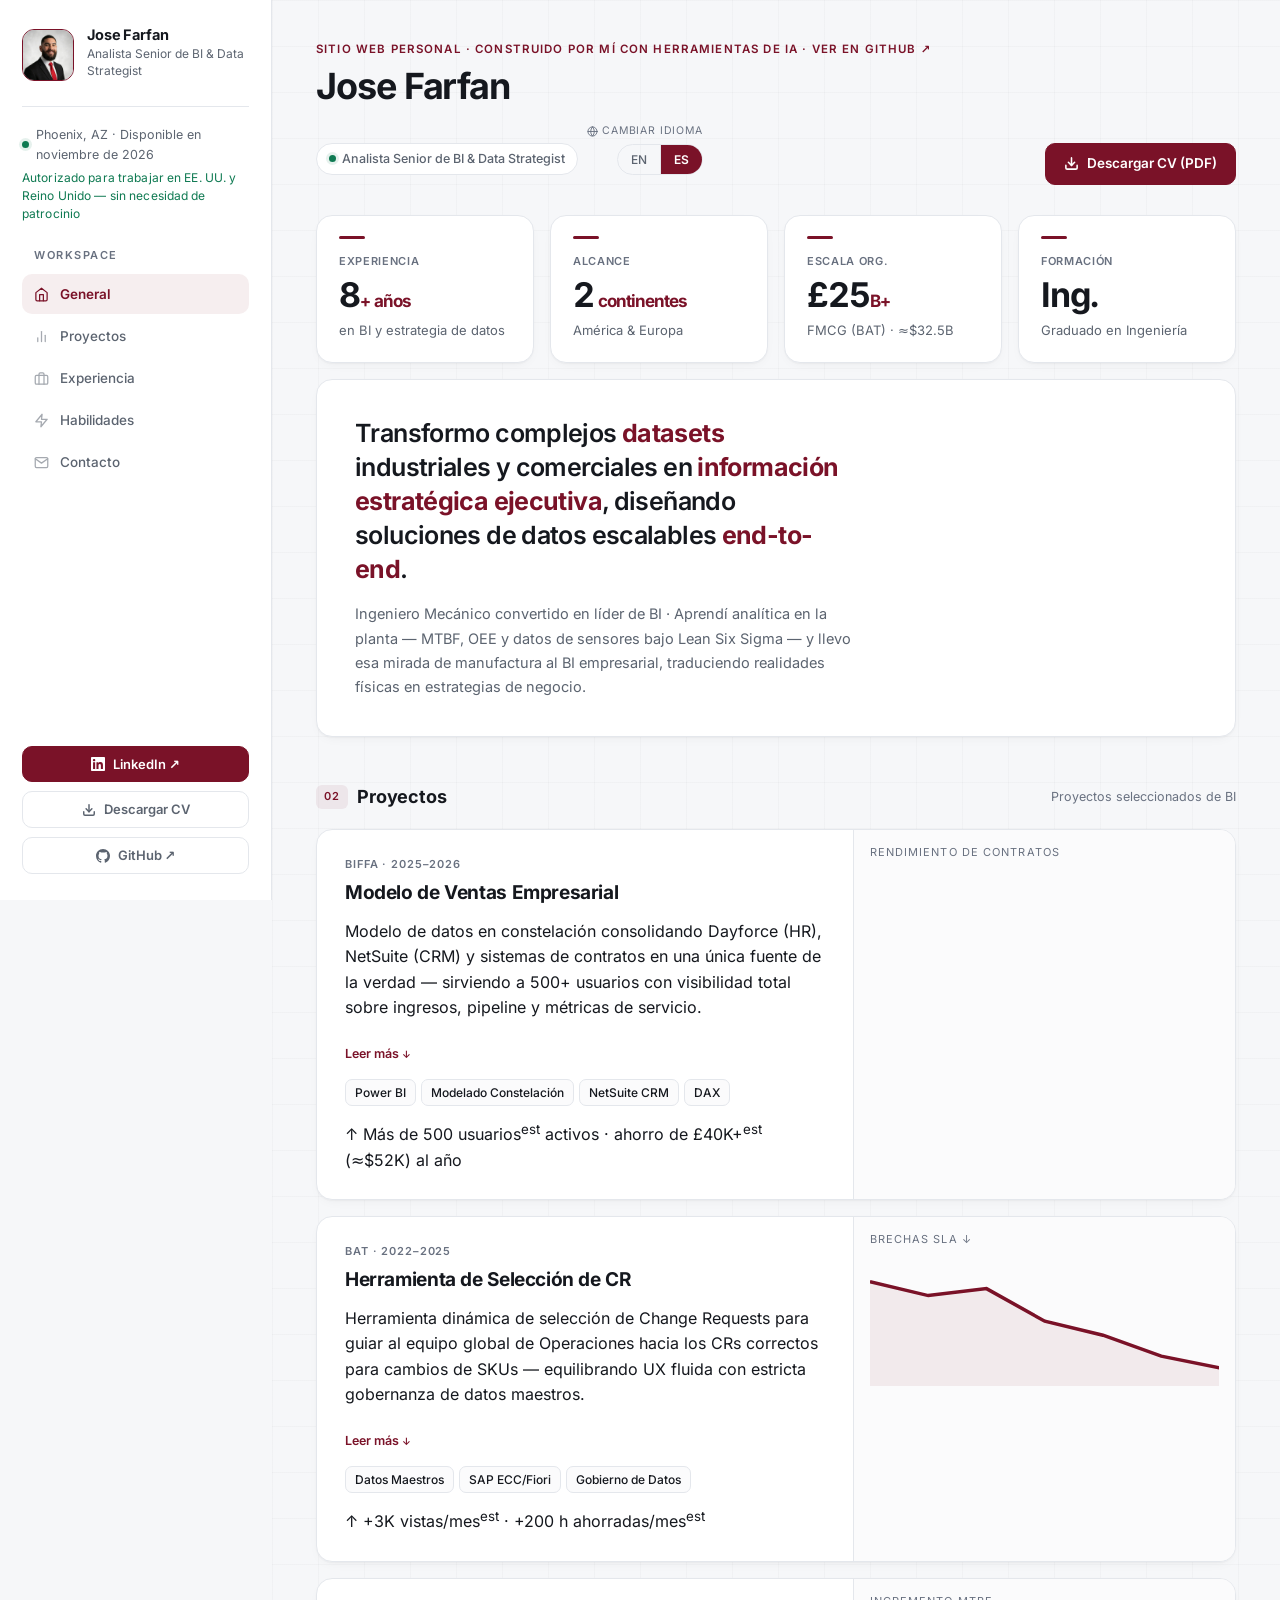
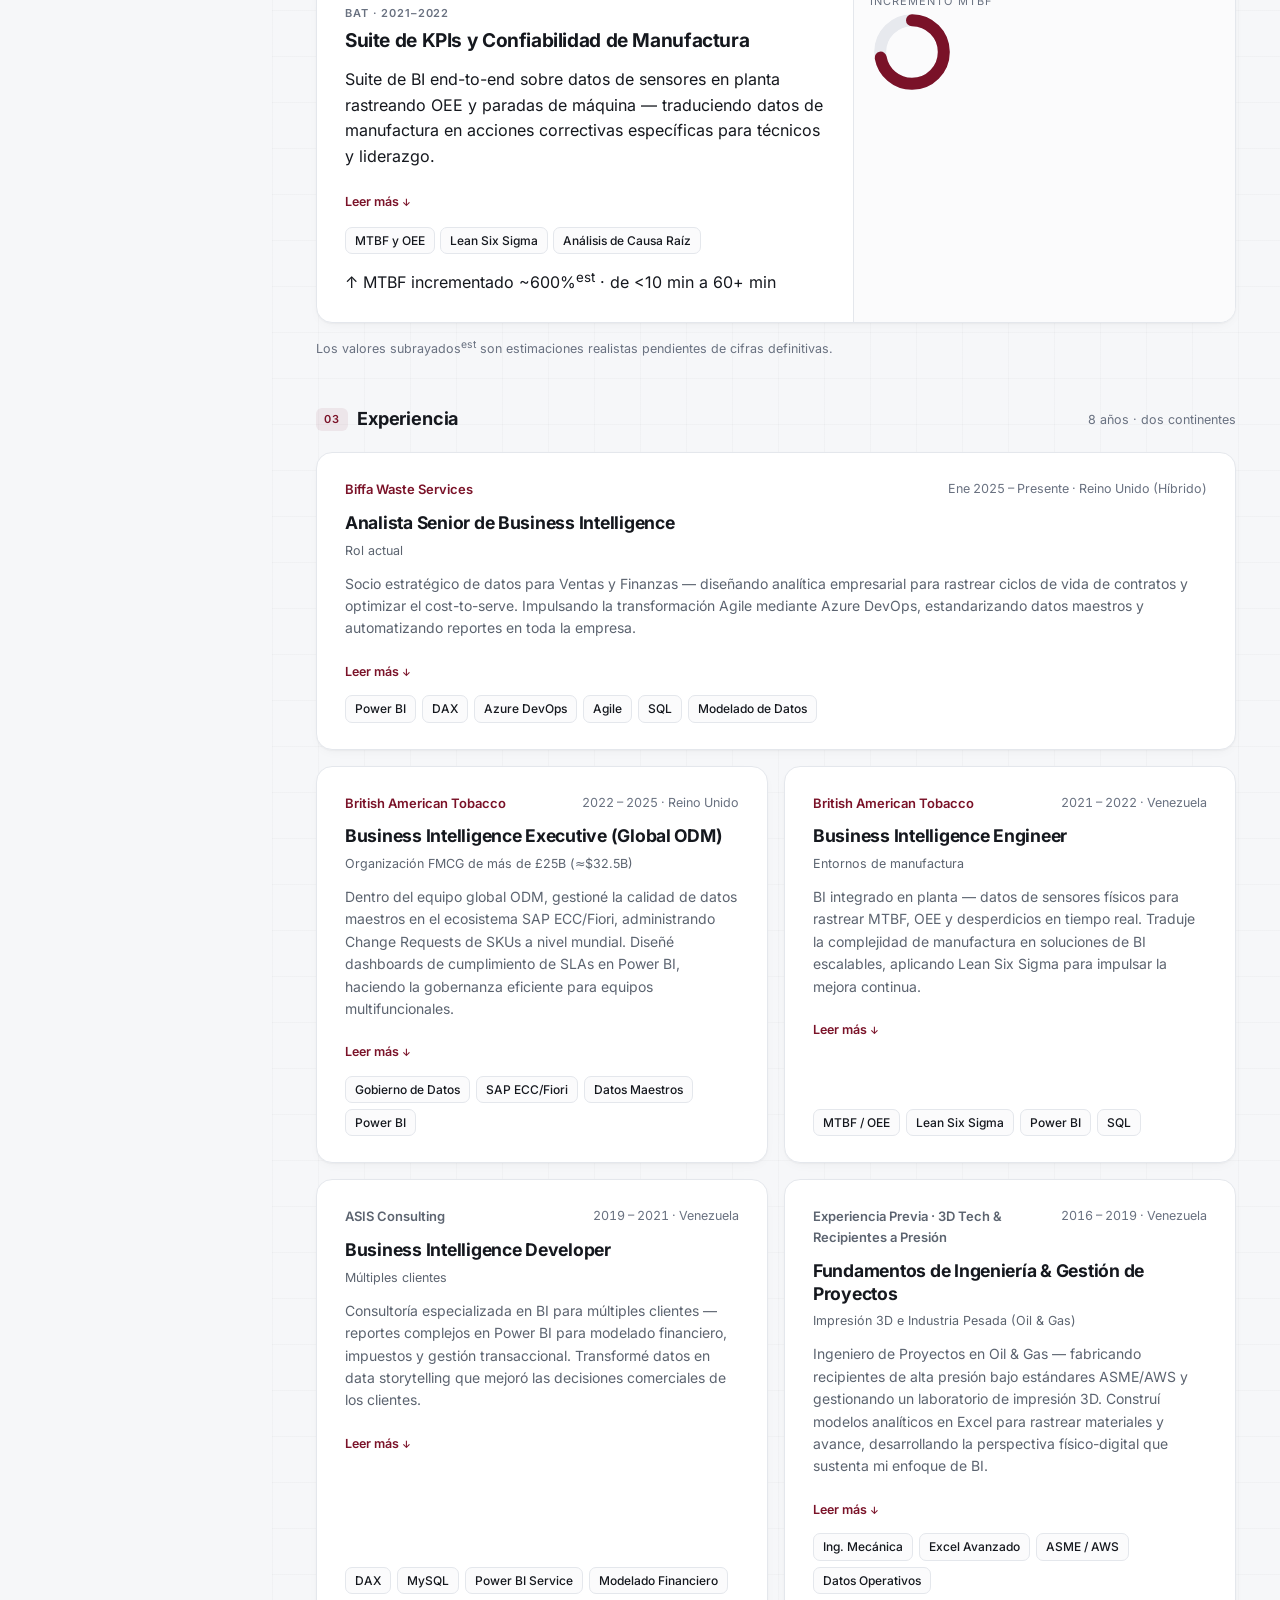
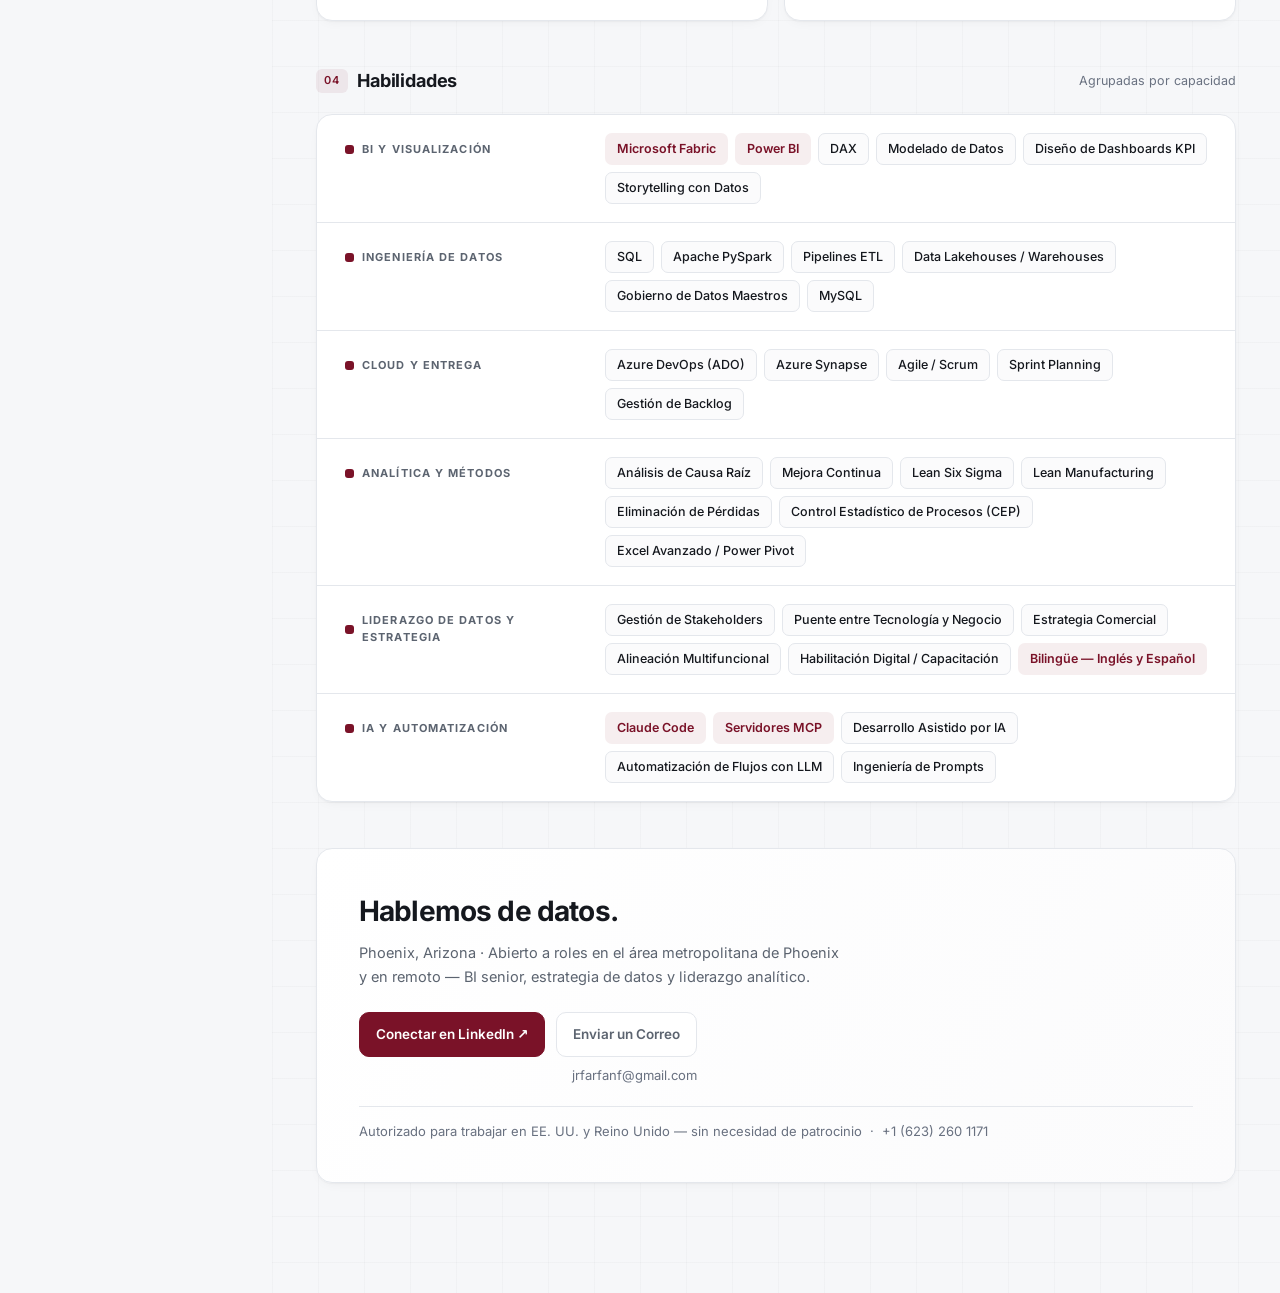
<file: index-es.html>
<!DOCTYPE html>
<html lang="es">
<head>
  <meta charset="UTF-8">
  <meta name="viewport" content="width=device-width, initial-scale=1.0">
  <title>Jose Farfan — Analista Senior de BI · Power BI · Phoenix, AZ</title>
  <meta name="description" content="Analista Senior de BI en Phoenix, AZ desde nov. 2026. Power BI, DAX, Microsoft Fabric, SQL. 8+ años en analítica industrial. Autorizado en EE. UU. y UK.">
  <meta name="theme-color" content="#7A1228">
  <!-- Open Graph / LinkedIn preview -->
  <meta property="og:type"        content="website">
  <meta property="og:title"       content="Jose Farfan — Analista Senior de BI · Power BI · Phoenix, AZ">
  <meta property="og:description" content="Analista Senior de BI &amp; Data Strategist. Power BI, DAX, Microsoft Fabric, SQL. Phoenix, AZ desde nov. 2026 — autorizado en EE. UU. y Reino Unido.">
  <meta property="og:url"         content="https://jrfarfanf.github.io/Personal-Website/index-es.html">
  <meta property="og:image"       content="https://jrfarfanf.github.io/Personal-Website/assets/og-image.jpg">
  <meta name="twitter:card"        content="summary_large_image">
  <meta name="twitter:title"       content="Jose Farfan — Analista Senior de BI · Power BI · Phoenix, AZ">
  <meta name="twitter:description" content="Analista Senior de BI en Phoenix, AZ desde nov. 2026. Power BI, DAX, Microsoft Fabric, SQL. Autorizado en EE. UU. y Reino Unido.">
  <meta name="twitter:image"       content="https://jrfarfanf.github.io/Personal-Website/assets/og-image.jpg">
  <!-- Favicon -->
  <link rel="icon"             type="image/png" href="assets/favicon.png">
  <link rel="apple-touch-icon"                  href="assets/apple-touch-icon.png">
  <link rel="preconnect" href="https://fonts.googleapis.com">
  <link rel="preconnect" href="https://fonts.gstatic.com" crossorigin>
  <link href="https://fonts.googleapis.com/css2?family=Inter:wght@400;500;600;700&family=JetBrains+Mono:wght@400;500&display=swap" rel="stylesheet">
  <link rel="stylesheet" href="styles.css">
</head>
<body>
<div class="app">

  <!-- ── Sidebar ──────────────────────────────────────────────── -->
  <aside class="sidebar">
    <div class="brand">
      <img src="assets/profile.jpg" alt="Jose Farfan" width="96" height="96">
      <div>
        <div class="b-name">Jose Farfan</div>
        <div class="b-role">Analista Senior de BI &amp; Data Strategist</div>
      </div>
    </div>

    <div class="status">
      <span class="dot"></span>
      Phoenix, AZ · Disponible en noviembre de 2026
    </div>
    <div class="spons-note">Autorizado para trabajar en EE. UU. y Reino Unido — sin necesidad de patrocinio</div>

    <nav class="nav" id="nav">
      <div class="nav-label">Workspace</div>
      <a href="#overview" class="active"><svg width="15" height="15" viewBox="0 0 24 24" fill="none" stroke="currentColor" stroke-width="2" stroke-linecap="round" stroke-linejoin="round" aria-hidden="true"><path d="M3 9l9-7 9 7v11a2 2 0 0 1-2 2H5a2 2 0 0 1-2-2z"/><polyline points="9 22 9 12 15 12 15 22"/></svg><span>General</span></a>
      <a href="#projects"><svg width="15" height="15" viewBox="0 0 24 24" fill="none" stroke="currentColor" stroke-width="2" stroke-linecap="round" stroke-linejoin="round" aria-hidden="true"><line x1="18" y1="20" x2="18" y2="10"/><line x1="12" y1="20" x2="12" y2="4"/><line x1="6" y1="20" x2="6" y2="14"/></svg><span>Proyectos</span></a>
      <a href="#experience"><svg width="15" height="15" viewBox="0 0 24 24" fill="none" stroke="currentColor" stroke-width="2" stroke-linecap="round" stroke-linejoin="round" aria-hidden="true"><rect x="2" y="7" width="20" height="14" rx="2" ry="2"/><path d="M16 21V5a2 2 0 0 0-2-2h-4a2 2 0 0 0-2 2v16"/></svg><span>Experiencia</span></a>
      <a href="#skills"><svg width="15" height="15" viewBox="0 0 24 24" fill="none" stroke="currentColor" stroke-width="2" stroke-linecap="round" stroke-linejoin="round" aria-hidden="true"><polygon points="13 2 3 14 12 14 11 22 21 10 12 10 13 2"/></svg><span>Habilidades</span></a>
      <a href="#contact"><svg width="15" height="15" viewBox="0 0 24 24" fill="none" stroke="currentColor" stroke-width="2" stroke-linecap="round" stroke-linejoin="round" aria-hidden="true"><path d="M4 4h16c1.1 0 2 .9 2 2v12c0 1.1-.9 2-2 2H4c-1.1 0-2-.9-2-2V6c0-1.1.9-2 2-2z"/><polyline points="22,6 12,13 2,6"/></svg><span>Contacto</span></a>
    </nav>

    <div class="side-foot">
      <a href="https://linkedin.com/in/jose-rafael-farfan" target="_blank" rel="noopener noreferrer" class="btn btn-primary"><svg width="14" height="14" viewBox="0 0 24 24" fill="currentColor" aria-hidden="true"><path d="M20.447 20.452h-3.554v-5.569c0-1.328-.027-3.037-1.852-3.037-1.853 0-2.136 1.445-2.136 2.939v5.667H9.351V9h3.414v1.561h.046c.477-.9 1.637-1.85 3.37-1.85 3.601 0 4.267 2.37 4.267 5.455v6.286zM5.337 7.433c-1.144 0-2.063-.926-2.063-2.065 0-1.138.92-2.063 2.063-2.063 1.14 0 2.064.925 2.064 2.063 0 1.139-.925 2.065-2.064 2.065zm1.782 13.019H3.555V9h3.564v11.452zM22.225 0H1.771C.792 0 0 .774 0 1.729v20.542C0 23.227.792 24 1.771 24h20.451C23.2 24 24 23.227 24 22.271V1.729C24 .774 23.2 0 22.222 0h.003z"/></svg> LinkedIn ↗</a>
      <a href="assets/Jose-Farfan-CV.pdf" download class="btn btn-ghost"><svg width="14" height="14" viewBox="0 0 24 24" fill="none" stroke="currentColor" stroke-width="2.5" stroke-linecap="round" stroke-linejoin="round" aria-hidden="true"><path d="M21 15v4a2 2 0 0 1-2 2H5a2 2 0 0 1-2-2v-4"/><polyline points="7 10 12 15 17 10"/><line x1="12" y1="15" x2="12" y2="3"/></svg> Descargar CV</a>
      <a href="https://github.com/jrfarfanf/Personal-Website" target="_blank" rel="noopener noreferrer" class="btn btn-ghost"><svg width="14" height="14" viewBox="0 0 24 24" fill="currentColor" aria-hidden="true"><path d="M12 0C5.374 0 0 5.373 0 12c0 5.302 3.438 9.8 8.207 11.387.599.111.793-.261.793-.577v-2.234c-3.338.726-4.033-1.416-4.033-1.416-.546-1.387-1.333-1.756-1.333-1.756-1.089-.745.083-.729.083-.729 1.205.084 1.839 1.237 1.839 1.237 1.07 1.834 2.807 1.304 3.492.997.107-.775.418-1.305.762-1.604-2.665-.305-5.467-1.334-5.467-5.931 0-1.311.469-2.381 1.236-3.221-.124-.303-.535-1.524.117-3.176 0 0 1.008-.322 3.301 1.23A11.509 11.509 0 0112 5.803c1.02.005 2.047.138 3.006.404 2.291-1.552 3.297-1.23 3.297-1.23.653 1.653.242 2.874.118 3.176.77.84 1.235 1.911 1.235 3.221 0 4.609-2.807 5.624-5.479 5.921.43.372.823 1.102.823 2.222v3.293c0 .319.192.694.801.576C20.566 21.797 24 17.3 24 12c0-6.627-5.373-12-12-12z"/></svg> GitHub ↗</a>
    </div>
  </aside>

  <!-- ── Main ─────────────────────────────────────────────────── -->
  <main class="main">

    <!-- Overview -->
    <section id="overview">

    <header class="topbar">
      <div>
        <div class="crumb">Sitio web personal · construido por mí con herramientas de IA<span class="crumb-gh"> · <a href="https://github.com/jrfarfanf/Personal-Website" target="_blank" rel="noopener noreferrer">Ver en GitHub ↗</a></span></div>
        <h1>Jose Farfan</h1>
      </div>
      <div class="meta">
        <span class="pill"><span class="dot"></span> Analista Senior de BI &amp; Data Strategist</span>
        <div class="lang-wrap">
          <span class="lang-hint"><svg width="11" height="11" viewBox="0 0 24 24" fill="none" stroke="currentColor" stroke-width="2" stroke-linecap="round" stroke-linejoin="round" aria-hidden="true"><circle cx="12" cy="12" r="10"/><line x1="2" y1="12" x2="22" y2="12"/><path d="M12 2a15.3 15.3 0 0 1 4 10 15.3 15.3 0 0 1-4 10 15.3 15.3 0 0 1-4-10 15.3 15.3 0 0 1 4-10z"/></svg> Cambiar idioma</span>
          <div class="lang-toggle">
            <a href="index.html" class="lang-opt">EN</a>
            <span class="lang-opt lang-active">ES</span>
          </div>
        </div>
      </div>
      <div class="topbar-cta">
        <a href="assets/Jose-Farfan-CV.pdf" download class="btn btn-primary"><svg width="15" height="15" viewBox="0 0 24 24" fill="none" stroke="currentColor" stroke-width="2.5" stroke-linecap="round" stroke-linejoin="round" aria-hidden="true"><path d="M21 15v4a2 2 0 0 1-2 2H5a2 2 0 0 1-2-2v-4"/><polyline points="7 10 12 15 17 10"/><line x1="12" y1="15" x2="12" y2="3"/></svg> Descargar CV (PDF)</a>
      </div>
    </header>

    <!-- KPI tiles -->
    <div class="kpi-row">
      <div class="kpi">
        <div class="k-label">Experiencia</div>
        <div class="k-val">8<span>+ años</span></div>
        <div class="k-sub">en BI y estrategia de datos</div>
      </div>
      <div class="kpi">
        <div class="k-label">Alcance</div>
        <div class="k-val">2<span> continentes</span></div>
        <div class="k-sub">América &amp; Europa</div>
      </div>
      <div class="kpi">
        <div class="k-label">Escala org.</div>
        <div class="k-val">£25<span>B+</span></div>
        <div class="k-sub">FMCG (BAT) · ≈$32.5B</div>
      </div>
      <div class="kpi">
        <div class="k-label">Formación</div>
        <div class="k-val">Ing.<span></span></div>
        <div class="k-sub">Graduado en Ingeniería</div>
      </div>
    </div>

    <!-- Value prop -->
    <section class="section">
      <div class="card valuecard">
        <div>
          <div class="vp">
            Transformo complejos <b>datasets</b> industriales y comerciales en
            <b>información estratégica ejecutiva</b>,
            diseñando soluciones de datos escalables <b>end-to-end</b>.
          </div>
          <div class="vp-sub">Ingeniero Mecánico convertido en líder de BI · Aprendí analítica en la planta — MTBF, OEE y datos de sensores bajo Lean Six Sigma — y llevo esa mirada de manufactura al BI empresarial, traduciendo realidades físicas en estrategias de negocio.</div>
        </div>
        <div class="spark" id="spark"></div>
      </div>
    </section>

    </section><!-- /#overview -->

    <!-- Projects -->
    <section class="section" id="projects">
      <div class="s-head">
        <h2><span class="tag">02</span> Proyectos</h2>
        <span class="s-note">Proyectos seleccionados de BI</span>
      </div>
      <div class="proj-grid">

        <article class="card proj">
          <div class="viz bars">
            <span class="vlabel">Rendimiento de contratos</span>
          </div>
          <div class="p-body">
            <div class="p-co">Biffa · 2025–2026</div>
            <div class="p-title">Modelo de Ventas Empresarial</div>
            <div class="p-desc">Modelo de datos en constelación consolidando Dayforce (HR), NetSuite (CRM) y sistemas de contratos en una única fuente de la verdad — sirviendo a 500+ usuarios con visibilidad total sobre ingresos, pipeline y métricas de servicio.</div>
            <details class="read-more-wrap">
              <summary>Leer más</summary>
              <p class="full-text">Diseñé y desarrollé un robusto modelo de datos en constelación que consolida sistemas como Dayforce (HR), NetSuite (CRM) y sistemas centrales de contratos en una única fuente de la verdad. Actualmente da servicio a más de 500 usuarios; esta arquitectura proporciona visibilidad completa sobre los ingresos, volumen del pipeline y métricas de servicio, eliminando los silos de reportes ad-hoc y habilitando decisiones comerciales basadas en datos en toda la organización.</p>
            </details>
            <div class="p-chips">
              <span class="chip">Power BI</span>
              <span class="chip">Modelado Constelación</span>
              <span class="chip">NetSuite CRM</span>
              <span class="chip">DAX</span>
            </div>
            <div class="p-impact">
              <span class="ar">↑</span> Más de <span class="est">500 usuarios<sup>est</sup></span> activos · ahorro de <span class="est">£40K+<sup>est</sup></span> (≈$52K) al año
            </div>
          </div>
        </article>

        <article class="card proj">
          <div class="viz line">
            <span class="vlabel">Brechas SLA ↓</span>
            <svg viewBox="0 0 300 118" preserveAspectRatio="none">
              <polyline points="0,28 50,40 100,34 150,62 200,74 250,92 300,102"
                        fill="none" stroke="#7A1228" stroke-width="3"/>
              <polyline points="0,28 50,40 100,34 150,62 200,74 250,92 300,102 300,118 0,118"
                        fill="rgba(122,18,40,.07)" stroke="none"/>
            </svg>
          </div>
          <div class="p-body">
            <div class="p-co">BAT · 2022–2025</div>
            <div class="p-title">Herramienta de Selección de CR</div>
            <div class="p-desc">Herramienta dinámica de selección de Change Requests para guiar al equipo global de Operaciones hacia los CRs correctos para cambios de SKUs — equilibrando UX fluida con estricta gobernanza de datos maestros.</div>
            <details class="read-more-wrap">
              <summary>Leer más</summary>
              <p class="full-text">Diseñé una herramienta dinámica de selección de Change Requests (CR) para el equipo global de Operaciones. Esta solución guía de manera inteligente a los usuarios hacia los CRs correctos disponibles para soportar cambios de datos en SKUs y especificaciones, cerrando la brecha entre una experiencia de usuario fluida y el estricto cumplimiento de los estándares globales de datos maestros y los marcos de SLA. La herramienta gestiona cientos de tipos de CR únicos en más de 12 países.</p>
            </details>
            <div class="p-chips">
              <span class="chip">Datos Maestros</span>
              <span class="chip">SAP ECC/Fiori</span>
              <span class="chip">Gobierno de Datos</span>
            </div>
            <div class="p-impact">
              <span class="ar">↑</span> <span class="est">+3K vistas/mes<sup>est</sup></span> · <span class="est">+200 h ahorradas/mes<sup>est</sup></span>
            </div>
          </div>
        </article>

        <article class="card proj">
          <div class="viz donut">
            <span class="vlabel">Incremento MTBF</span>
            <svg width="84" height="84" viewBox="0 0 42 42">
              <circle cx="21" cy="21" r="15.9" fill="none" stroke="#E7E9EE" stroke-width="6"/>
              <circle cx="21" cy="21" r="15.9" fill="none" stroke="#7A1228" stroke-width="6"
                      stroke-dasharray="72 100" stroke-linecap="round"
                      transform="rotate(-90 21 21)"/>
            </svg>
          </div>
          <div class="p-body">
            <div class="p-co">BAT · 2021–2022</div>
            <div class="p-title">Suite de KPIs y Confiabilidad de Manufactura</div>
            <div class="p-desc">Suite de BI end-to-end sobre datos de sensores en planta rastreando OEE y paradas de máquina — traduciendo datos de manufactura en acciones correctivas específicas para técnicos y liderazgo.</div>
            <details class="read-more-wrap">
              <summary>Leer más</summary>
              <p class="full-text">Construí una suite integral de BI operativo end-to-end utilizando datos de sensores en la planta para rastrear activamente el OEE y las paradas de máquina. Al traducir datos de manufactura en bruto hacia acciones correctivas específicas, esta suite empoderó a los técnicos de planta y al liderazgo para reducir drásticamente los costos de mantenimiento y los desperdicios de producción. La mejora del MTBF fue validada a lo largo de múltiples ciclos de producción utilizando la metodología de medición de Lean Six Sigma.</p>
            </details>
            <div class="p-chips">
              <span class="chip">MTBF y OEE</span>
              <span class="chip">Lean Six Sigma</span>
              <span class="chip">Análisis de Causa Raíz</span>
            </div>
            <div class="p-impact">
              <span class="ar">↑</span> MTBF incrementado <span class="est">~600%<sup>est</sup></span> · de &lt;10 min a 60+ min
            </div>
          </div>
        </article>

      </div>
      <div class="legend">
        Los valores <span class="est">subrayados<sup>est</sup></span> son estimaciones realistas pendientes de cifras definitivas.
      </div>
    </section>

    <!-- Experience -->
    <section class="section" id="experience">
      <div class="s-head">
        <h2><span class="tag">03</span> Experiencia</h2>
        <span class="s-note">8 años · dos continentes</span>
      </div>
      <div class="exp-grid">

        <div class="card exp span2">
          <div class="e-top">
            <span class="e-co">Biffa Waste Services</span>
            <span class="e-when">Ene 2025 – Presente · Reino Unido (Híbrido)</span>
          </div>
          <div class="e-role">Analista Senior de Business Intelligence</div>
          <div class="e-loc">Rol actual</div>
          <p>Socio estratégico de datos para Ventas y Finanzas — diseñando analítica empresarial para rastrear ciclos de vida de contratos y optimizar el cost-to-serve. Impulsando la transformación Agile mediante Azure DevOps, estandarizando datos maestros y automatizando reportes en toda la empresa.</p>
          <details class="read-more-wrap">
            <summary>Leer más</summary>
            <p class="full-text">Actúo como socio estratégico de datos para Ventas y Finanzas, diseñando analítica empresarial para rastrear ciclos de vida de contratos complejos y optimizar el costo de servicio (cost-to-serve). Estandarizo los flujos de trabajo de datos maestros y resuelvo bloqueos técnicos críticos para asegurar la disponibilidad de las plataformas. Al impulsar metodologías Agile y liderar implementaciones de Azure DevOps (ADO), fomento la transformación digital escalable y automatizo flujos de trabajo de reportes manuales en toda la empresa.</p>
          </details>
          <div class="e-chips">
            <span class="chip">Power BI</span>
            <span class="chip">DAX</span>
            <span class="chip">Azure DevOps</span>
            <span class="chip">Agile</span>
            <span class="chip">SQL</span>
            <span class="chip">Modelado de Datos</span>
          </div>
        </div>

        <div class="card exp">
          <div class="e-top">
            <span class="e-co">British American Tobacco</span>
            <span class="e-when">2022 – 2025 · Reino Unido</span>
          </div>
          <div class="e-role">Business Intelligence Executive (Global ODM)</div>
          <div class="e-loc">Organización FMCG de más de £25B (≈$32.5B)</div>
          <p>Dentro del equipo global ODM, gestioné la calidad de datos maestros en el ecosistema SAP ECC/Fiori, administrando Change Requests de SKUs a nivel mundial. Diseñé dashboards de cumplimiento de SLAs en Power BI, haciendo la gobernanza eficiente para equipos multifuncionales.</p>
          <details class="read-more-wrap">
            <summary>Leer más</summary>
            <p class="full-text">Operé dentro del equipo global de Gestión de Datos de Operaciones (ODM), asegurando la calidad de los datos y un estricto gobierno a través del ecosistema SAP ECC/Fiori. Gestioné las Solicitudes de Cambio (Change Requests) de SKUs a nivel mundial, equilibrando rigurosos estándares de datos con iniciativas de mejora continua para optimizar la experiencia del usuario. Diseñé dashboards en Power BI para monitorear el cumplimiento global de los SLAs, haciendo cumplir el gobierno de datos mientras lograba procesos más fluidos y eficientes para equipos multifuncionales.</p>
          </details>
          <div class="e-chips">
            <span class="chip">Gobierno de Datos</span>
            <span class="chip">SAP ECC/Fiori</span>
            <span class="chip">Datos Maestros</span>
            <span class="chip">Power BI</span>
          </div>
        </div>

        <div class="card exp">
          <div class="e-top">
            <span class="e-co">British American Tobacco</span>
            <span class="e-when">2021 – 2022 · Venezuela</span>
          </div>
          <div class="e-role">Business Intelligence Engineer</div>
          <div class="e-loc">Entornos de manufactura</div>
          <p>BI integrado en planta — datos de sensores físicos para rastrear MTBF, OEE y desperdicios en tiempo real. Traduje la complejidad de manufactura en soluciones de BI escalables, aplicando Lean Six Sigma para impulsar la mejora continua.</p>
          <details class="read-more-wrap">
            <summary>Leer más</summary>
            <p class="full-text">Integrado directamente en la planta de manufactura, utilicé datos de sensores físicos para rastrear KPIs críticos de los activos como el MTBF y el OEE, monitoreando activamente el tiempo de inactividad de las máquinas, el rendimiento y los desperdicios de producción. Colaborando estrechamente con técnicos de planta y líderes de negocio, traduje desafíos complejos de manufactura en soluciones de BI escalables. Utilizando marcos de trabajo de Lean Six Sigma, impulsé iniciativas de mejora continua para asegurar el estricto cumplimiento de los objetivos de producción y estándares de calidad.</p>
          </details>
          <div class="e-chips">
            <span class="chip">MTBF / OEE</span>
            <span class="chip">Lean Six Sigma</span>
            <span class="chip">Power BI</span>
            <span class="chip">SQL</span>
          </div>
        </div>

        <div class="card exp muted">
          <div class="e-top">
            <span class="e-co">ASIS Consulting</span>
            <span class="e-when">2019 – 2021 · Venezuela</span>
          </div>
          <div class="e-role">Business Intelligence Developer</div>
          <div class="e-loc">Múltiples clientes</div>
          <p>Consultoría especializada en BI para múltiples clientes — reportes complejos en Power BI para modelado financiero, impuestos y gestión transaccional. Transformé datos en data storytelling que mejoró las decisiones comerciales de los clientes.</p>
          <details class="read-more-wrap">
            <summary>Leer más</summary>
            <p class="full-text">Proveí consultoría especializada en BI para múltiples clientes, desarrollando reportes complejos en Power BI enfocados en modelado financiero, impuestos y gestión de datos transaccionales. Trabajé directamente con los clientes para transformar datos financieros en bruto en data storytelling de alto impacto, capacitándolos para tomar decisiones informadas y basadas en datos que mejoraron tangiblemente su rendimiento operativo y comercial.</p>
          </details>
          <div class="e-chips">
            <span class="chip">DAX</span>
            <span class="chip">MySQL</span>
            <span class="chip">Power BI Service</span>
            <span class="chip">Modelado Financiero</span>
          </div>
        </div>

        <div class="card exp muted">
          <div class="e-top">
            <span class="e-co">Experiencia Previa · 3D Tech &amp; Recipientes a Presión</span>
            <span class="e-when">2016 – 2019 · Venezuela</span>
          </div>
          <div class="e-role">Fundamentos de Ingeniería &amp; Gestión de Proyectos</div>
          <div class="e-loc">Impresión 3D e Industria Pesada (Oil &amp; Gas)</div>
          <p>Ingeniero de Proyectos en Oil &amp; Gas — fabricando recipientes de alta presión bajo estándares ASME/AWS y gestionando un laboratorio de impresión 3D. Construí modelos analíticos en Excel para rastrear materiales y avance, desarrollando la perspectiva físico-digital que sustenta mi enfoque de BI.</p>
          <details class="read-more-wrap">
            <summary>Leer más</summary>
            <p class="full-text">Mi carrera comenzó en la ingeniería física, administrando un laboratorio de impresión 3D y actuando como Ingeniero de Proyectos supervisando el diseño y fabricación de recipientes de alta presión para la industria de Oil &amp; Gas bajo estrictos estándares ASME y AWS. Incluso en estos roles de manufactura pesada, los datos eran mi herramienta operativa principal. Construí modelos analíticos avanzados en Excel para rastrear rigurosamente materiales, mano de obra y el progreso de los proyectos, desarrollando la perspectiva "de lo físico a lo digital" que impulsa mi estrategia analítica hoy en día.</p>
          </details>
          <div class="e-chips">
            <span class="chip">Ing. Mecánica</span>
            <span class="chip">Excel Avanzado</span>
            <span class="chip">ASME / AWS</span>
            <span class="chip">Datos Operativos</span>
          </div>
        </div>

      </div>
    </section>

    <!-- Skills matrix -->
    <section class="section" id="skills">
      <div class="s-head">
        <h2><span class="tag">04</span> Habilidades</h2>
        <span class="s-note">Agrupadas por capacidad</span>
      </div>
      <div class="matrix">

        <div class="card mtile">
          <h3>BI y Visualización</h3>
          <div class="chips">
            <span class="chip solid">Microsoft Fabric</span>
            <span class="chip solid">Power BI</span>
            <span class="chip">DAX</span>
            <span class="chip">Modelado de Datos</span>
            <span class="chip">Diseño de Dashboards KPI</span>
            <span class="chip">Storytelling con Datos</span>
          </div>
        </div>

        <div class="card mtile">
          <h3>Ingeniería de Datos</h3>
          <div class="chips">
            <span class="chip">SQL</span>
            <span class="chip">Apache PySpark</span>
            <span class="chip">Pipelines ETL</span>
            <span class="chip">Data Lakehouses / Warehouses</span>
            <span class="chip">Gobierno de Datos Maestros</span>
            <span class="chip">MySQL</span>
          </div>
        </div>

        <div class="card mtile">
          <h3>Cloud y Entrega</h3>
          <div class="chips">
            <span class="chip">Azure DevOps (ADO)</span>
            <span class="chip">Azure Synapse</span>
            <span class="chip">Agile / Scrum</span>
            <span class="chip">Sprint Planning</span>
            <span class="chip">Gestión de Backlog</span>
          </div>
        </div>

        <div class="card mtile">
          <h3>Analítica y Métodos</h3>
          <div class="chips">
            <span class="chip">Análisis de Causa Raíz</span>
            <span class="chip">Mejora Continua</span>
            <span class="chip">Lean Six Sigma</span>
            <span class="chip">Lean Manufacturing</span>
            <span class="chip">Eliminación de Pérdidas</span>
            <span class="chip">Control Estadístico de Procesos (CEP)</span>
            <span class="chip">Excel Avanzado / Power Pivot</span>
          </div>
        </div>

        <div class="card mtile">
          <h3>Liderazgo de Datos y Estrategia</h3>
          <div class="chips">
            <span class="chip">Gestión de Stakeholders</span>
            <span class="chip">Puente entre Tecnología y Negocio</span>
            <span class="chip">Estrategia Comercial</span>
            <span class="chip">Alineación Multifuncional</span>
            <span class="chip">Habilitación Digital / Capacitación</span>
            <span class="chip solid">Bilingüe — Inglés y Español</span>
          </div>
        </div>

        <div class="card mtile">
          <h3>IA y Automatización</h3>
          <div class="chips">
            <span class="chip solid">Claude Code</span>
            <span class="chip solid">Servidores MCP</span>
            <span class="chip">Desarrollo Asistido por IA</span>
            <span class="chip">Automatización de Flujos con LLM</span>
            <span class="chip">Ingeniería de Prompts</span>
          </div>
        </div>

      </div>
    </section>

    <!-- Contact -->
    <section class="section" id="contact">
      <div class="card contact-card">
        <div class="contact-top">
          <div>
            <h2>Hablemos de datos.</h2>
            <p>Phoenix, Arizona · Abierto a roles en el área metropolitana de Phoenix y en remoto — BI senior, estrategia de datos y liderazgo analítico.</p>
          </div>
          <div class="c-right">
            <div class="c-actions">
              <a href="https://linkedin.com/in/jose-rafael-farfan" target="_blank" rel="noopener noreferrer" class="btn btn-primary">Conectar en LinkedIn ↗</a>
              <a href="mailto:jrfarfanf@gmail.com" class="btn btn-ghost">Enviar un Correo</a>
            </div>
            <p class="contact-email-note">jrfarfanf@gmail.com</p>
          </div>
        </div>
        <p class="contact-legal">Autorizado para trabajar en EE. UU. y Reino Unido — sin necesidad de patrocinio &nbsp;·&nbsp; +1 (623) 260 1171</p>
      </div>
    </section>

  </main>
</div>

<div class="cv-dock" id="cvDock" aria-hidden="true">
  <a href="assets/Jose-Farfan-CV.pdf" download class="btn btn-primary"><svg width="15" height="15" viewBox="0 0 24 24" fill="none" stroke="currentColor" stroke-width="2.5" stroke-linecap="round" stroke-linejoin="round" aria-hidden="true"><path d="M21 15v4a2 2 0 0 1-2 2H5a2 2 0 0 1-2-2v-4"/><polyline points="7 10 12 15 17 10"/><line x1="12" y1="15" x2="12" y2="3"/></svg> Descargar CV (PDF)</a>
</div>
<script src="script.js"></script>
</body>
</html>
</file>
<file: styles.css>
/* ── Font (self-hosted Inter, latin subset, variable 400–700) ─── */
@font-face {
  font-family: 'Inter';
  font-style: normal;
  font-weight: 400 700;
  font-display: swap;
  src: url('assets/fonts/inter-latin-var.woff2') format('woff2');
}

/* ── Design Tokens ───────────────────────────────────────────── */
:root {
  --bg:         #F6F7F9;
  --surface:    #FFFFFF;
  --surface-2:  #FBFBFC;
  --border:     #E4E7EC;
  --text:       #15181E;
  --muted:      #5C6470;
  --faint:      #697180;   /* 4.6–4.9:1 on all surfaces (WCAG AA) */
  --accent:     #7A1228;
  --accent-2:   #9B2335;
  --accent-dim: rgba(122, 18, 40, .07);
  --good:       #0F7A52;
  --good-dim:   rgba(15, 122, 82, .10);
  --r:          16px;
  --r-sm:       10px;
  --sh-sm:  0 1px 2px rgba(16,20,30,.04), 0 4px 14px -6px rgba(16,20,30,.07);
  --sh-md:  0 6px 18px -6px rgba(16,20,30,.12), 0 2px 6px -2px rgba(16,20,30,.06);
  --sh-lg:  0 18px 40px -12px rgba(16,20,30,.18);
}

/* ── Reset ───────────────────────────────────────────────────── */
*, *::before, *::after { box-sizing: border-box; margin: 0; padding: 0; }
html { scroll-behavior: smooth; overflow-x: clip; }
body {
  font-family: 'Inter', system-ui, sans-serif;
  background: var(--bg);
  color: var(--text);
  line-height: 1.6;
  -webkit-font-smoothing: antialiased;
  overflow-x: clip;
}
a { color: inherit; text-decoration: none; }
[hidden] { display: none !important; }
.sr-only {
  position: absolute !important;
  width: 1px; height: 1px;
  padding: 0; margin: -1px;
  overflow: hidden;
  clip: rect(0 0 0 0);
  white-space: nowrap;
  border: 0;
}
a:focus-visible, summary:focus-visible, .btn:focus-visible {
  outline: 2px solid var(--accent);
  outline-offset: 2px;
  border-radius: 6px;
}
.skip-link {
  position: absolute;
  left: 12px;
  top: -60px;
  z-index: 100;
  background: var(--accent);
  color: #fff;
  font-size: 13px;
  font-weight: 600;
  padding: 9px 14px;
  border-radius: var(--r-sm);
  transition: top .16s;
}
.skip-link:focus { top: 12px; }
.main:focus { outline: none; }   /* skip-link target, not a control */

/* ── App Shell ───────────────────────────────────────────────── */
.app {
  display: flex;
  min-height: 100vh;
}

/* ── Sidebar ─────────────────────────────────────────────────── */
.sidebar {
  flex: 0 0 272px;
  align-self: flex-start;
  position: sticky;
  top: 0;
  height: 100vh;
  background: var(--surface);
  border-right: 1px solid var(--border);
  display: flex;
  flex-direction: column;
  padding: 26px 22px;
  overflow-y: auto;
}

.brand {
  display: flex;
  align-items: center;
  gap: 13px;
  padding-bottom: 22px;
  border-bottom: 1px solid var(--border);
}
.brand img {
  width: 52px;
  height: 52px;
  border-radius: 12px;
  object-fit: cover;
  border: 1.5px solid var(--accent);
  flex-shrink: 0;
}
.brand .b-name {
  font-size: 14.5px;
  font-weight: 700;
  letter-spacing: -.01em;
  line-height: 1.25;
}
.brand .b-role {
  font-size: 12px;
  color: var(--muted);
  margin-top: 2px;
  margin-bottom: 4px;
  line-height: 1.4;
}

.status {
  display: flex;
  align-items: center;
  gap: 7px;
  margin: 18px 0 4px;
  font-size: 12.5px;
  color: var(--muted);
}
.dot {
  width: 7px;
  height: 7px;
  border-radius: 50%;
  background: var(--good);
  box-shadow: 0 0 0 3px var(--good-dim);
  flex-shrink: 0;
}

.spons-note {
  font-size: 12px;
  color: var(--good);
  padding: 0 0 6px;
  letter-spacing: .01em;
  line-height: 1.5;
}
.spons-note b, .spons-note span { display: block; white-space: nowrap; }
.spons-note b { font-weight: 600; }

.nav {
  display: flex;
  flex-direction: column;
  gap: 2px;
  margin-top: 18px;
}
.nav-label {
  font-size: 11px;
  font-weight: 600;
  letter-spacing: .14em;
  text-transform: uppercase;
  color: var(--faint);
  padding: 0 12px;
  margin-bottom: 8px;
}
.nav a {
  display: flex;
  align-items: center;
  gap: 11px;
  padding: 8px 12px;
  border-radius: var(--r-sm);
  font-size: 13.5px;
  font-weight: 500;
  color: var(--muted);
  transition: .16s;
  min-height: 40px;
  -webkit-tap-highlight-color: transparent;
}
.nav a:hover  { background: var(--surface-2); color: var(--text); }
.nav a.active { background: var(--accent-dim); color: var(--accent); font-weight: 600; }
.nav a svg    { flex-shrink: 0; opacity: .55; transition: .16s; }
.nav a:hover svg, .nav a.active svg { opacity: 1; }

.side-foot {
  margin-top: auto;
  padding-top: 22px;
  display: flex;
  flex-direction: column;
  gap: 9px;
}
.side-foot .btn {
  min-height: 36px;
  padding: 7px 14px;
  font-size: 13px;
}
.btn svg { flex-shrink: 0; }

/* ── Buttons ─────────────────────────────────────────────────── */
.btn {
  display: inline-flex;
  align-items: center;
  justify-content: center;
  gap: 8px;
  padding: 11px 16px;
  min-height: 44px;
  border-radius: var(--r-sm);
  font-size: 13.5px;
  font-weight: 600;
  cursor: pointer;
  transition: .16s;
  border: 1px solid transparent;
  font-family: inherit;
  -webkit-tap-highlight-color: transparent;
}
.btn-primary { background: var(--accent); color: #fff; border-color: var(--accent); }
.btn-primary:hover {
  background: #5e0d1f;
  transform: translateY(-1px);
  box-shadow: 0 6px 18px -4px rgba(122, 18, 40, .45);
}
.btn-ghost { border-color: var(--border); color: var(--muted); background: var(--surface); }
.btn-ghost:hover { border-color: var(--accent); color: var(--accent); }

/* ── Main content area ───────────────────────────────────────── */
.main {
  flex: 1;
  min-width: 0;
  position: relative;
  padding: 40px 44px 64px;
  background-image:
    linear-gradient(rgba(16,20,30,.022) 1px, transparent 1px),
    linear-gradient(90deg, rgba(16,20,30,.022) 1px, transparent 1px);
  background-size: 46px 46px;
}
/* Content never stretches past a comfortable measure on wide monitors */
.main > * { max-width: 1180px; margin-left: auto; margin-right: auto; }

/* ── Topbar ──────────────────────────────────────────────────── */
.topbar {
  display: flex;
  justify-content: space-between;
  align-items: flex-start;
  flex-wrap: wrap;
  gap: 16px;
  margin-bottom: 30px;
}
.crumb { font-size: 11.5px; font-weight: 600; color: var(--accent); letter-spacing: .1em; text-transform: uppercase; }
.crumb b { color: var(--muted); font-weight: 600; }
.crumb a { color: var(--accent); font-weight: 600; }
.crumb a:hover { text-decoration: underline; }
.topbar h1 {
  font-size: 36px;
  font-weight: 700;
  letter-spacing: -.03em;
  line-height: 1.12;
  margin-top: 8px;
}
.role-line {
  font-size: 15.5px;
  font-weight: 500;
  color: var(--muted);
  margin-top: 6px;
}
.topbar .meta { display: flex; gap: 9px; flex-wrap: wrap; align-items: flex-end; }
/* The three things a recruiter needs, right under the name: résumé, LinkedIn, email */
.topbar-cta { display: flex; flex-wrap: wrap; gap: 10px; margin-top: 20px; }
.topbar-cta .btn { min-height: 42px; padding: 9px 18px; }
.cv-dock { display: none; }
.pill {
  font-size: 12.5px;
  font-weight: 500;
  color: var(--muted);
  background: var(--surface);
  border: 1px solid var(--border);
  border-radius: 100px;
  padding: 5px 12px;
  display: inline-flex;
  align-items: center;
  gap: 6px;
}

/* ── Language Toggle ─────────────────────────────────────────── */
.lang-toggle {
  display: inline-flex;
  align-items: center;
  border: 1px solid var(--border);
  border-radius: 100px;
  overflow: hidden;
  flex-shrink: 0;
}
.lang-opt {
  display: flex;
  align-items: center;
  padding: 5px 13px;
  font-size: 12px;
  font-weight: 500;
  color: var(--muted);
  transition: .16s;
  white-space: nowrap;
}
.lang-opt + .lang-opt  { border-left: 1px solid var(--border); }
.lang-opt:focus-visible { outline-offset: -3px; border-radius: 100px; }
.lang-opt.lang-active  { background: var(--accent); color: #fff; font-weight: 600; }
a.lang-opt:hover       { background: var(--surface-2); color: var(--text); }
.lang-wrap {
  display: flex;
  flex-direction: column;
  align-items: flex-end;
  gap: 4px;
}
.lang-hint {
  font-size: 10.5px;
  color: var(--faint);
  letter-spacing: .08em;
  text-transform: uppercase;
  display: flex;
  align-items: center;
  gap: 4px;
}

/* ── KPI Tiles ───────────────────────────────────────────────── */
.kpi-row {
  display: grid;
  grid-template-columns: repeat(4, 1fr);
  gap: 16px;
  margin-bottom: 16px;
}
.kpi {
  background: var(--surface);
  border: 1px solid var(--border);
  border-radius: var(--r);
  padding: 20px 22px 22px;
  box-shadow: var(--sh-sm);
}
.kpi::before {
  content: "";
  display: block;
  width: 26px;
  height: 3px;
  border-radius: 2px;
  background: var(--accent);
  margin-bottom: 14px;
}
.kpi .k-label {
  font-size: 11px;
  font-weight: 600;
  letter-spacing: .06em;
  text-transform: uppercase;
  color: var(--faint);
}
.kpi .k-val {
  font-size: 34px;
  font-weight: 700;
  letter-spacing: -.03em;
  font-variant-numeric: tabular-nums;
  margin-top: 8px;
  line-height: 1;
}
.kpi .k-val span { font-size: 17px; color: var(--accent); }
.kpi .k-sub { font-size: 13px; color: var(--muted); margin-top: 9px; line-height: 1.45; }

/* ── Career strip: the chronology a recruiter checks first ───── */
/* A header band (title, reading order, totals) over four equal employer cells. The cells share
   one three-row grid (name / role / years), so every line sits on the same row across the strip.
   Names and roles stay on one line on desktop; small laptops and below go two by two. */
.career {
  display: grid;
  grid-template-columns: repeat(4, minmax(0, 1fr));
  grid-template-rows: auto auto auto auto;
  gap: 0 1px;
  background: var(--border);
  border: 1px solid var(--border);
  border-radius: var(--r);
  box-shadow: var(--sh-sm);
  overflow: hidden;
  margin-bottom: 46px;
}
.career > * {
  background: var(--surface);
  padding: 16px 18px;
  min-width: 0;
  display: flex;
  flex-direction: column;
  gap: 3px;
}
@supports (grid-template-rows: subgrid) {
  .career > a { display: grid; grid-row: span 3; grid-template-rows: subgrid; row-gap: 3px; align-items: start; }
}
.career b { font-size: 14px; font-weight: 700; letter-spacing: -.01em; line-height: 1.3; text-wrap: balance; }
.career span { font-size: 12.5px; color: var(--muted); line-height: 1.4; }
.career .c-when { font-size: 12px; color: var(--faint); font-variant-numeric: tabular-nums; }
.career a { transition: background .16s; }
.career a:hover { background: var(--surface-2); }
.career a:hover b { color: var(--accent); }
/* Header band */
.career .career-lead {
  grid-column: 1 / -1;
  grid-row: 1;
  flex-direction: row;
  flex-wrap: wrap;
  align-items: baseline;
  gap: 2px 8px;
  padding-top: 10px;
  padding-bottom: 10px;
  background: var(--accent);
  color: #fff;
}
.career .career-lead span { color: #fff; font-weight: 600; }
.career-lead .c-order::before { content: "·"; margin-right: 8px; opacity: .7; }
.career .career-lead .c-sum { font-weight: 500; color: rgba(255,255,255,.92); }
.career-lead .c-sum::before { content: "·"; margin-right: 8px; opacity: .7; }
.career-lead .c-sum strong { font-weight: 700; color: #fff; }
@media (min-width: 1281px) {
  .career a b, .career a span { white-space: nowrap; }
}
@media (min-width: 1281px) and (max-width: 1420px) {
  .career > * { padding-left: 14px; padding-right: 14px; }
}
/* Small laptops, tablets, phones: cells two by two */
@media (max-width: 1280px) {
  .career { grid-template-columns: repeat(2, minmax(0, 1fr)); grid-template-rows: none; gap: 1px; }
  .career > a { display: flex; grid-row: auto; }
  .career .career-lead .c-sum { flex-basis: 100%; }
  .career-lead .c-sum::before { content: none; }
}

/* ── Section wrapper ─────────────────────────────────────────── */
.section { margin-bottom: 46px; scroll-margin-top: 24px; }
.s-head {
  display: flex;
  align-items: center;
  justify-content: space-between;
  margin-bottom: 18px;
  gap: 16px;
}
.s-head h2 {
  font-size: 18px;
  font-weight: 700;
  letter-spacing: -.01em;
  display: flex;
  align-items: center;
  gap: 9px;
}
.s-head h2 .tag {
  font-size: 11px;
  font-weight: 600;
  letter-spacing: .1em;
  color: var(--accent);
  background: var(--accent-dim);
  padding: 3px 8px;
  border-radius: 6px;
}
.s-head .s-note { font-size: 12.5px; color: var(--faint); text-align: right; }

.card {
  background: var(--surface);
  border: 1px solid var(--border);
  border-radius: var(--r);
  box-shadow: var(--sh-sm);
}

/* ── Value Prop ──────────────────────────────────────────────── */
.valuecard {
  padding: 36px 38px;
  display: grid;
  grid-template-columns: minmax(0, 1fr) 300px;
  gap: 40px;
  align-items: center;
}
.valuecard .vp {
  font-size: 25px;
  font-weight: 600;
  letter-spacing: -.025em;
  line-height: 1.36;
}
.valuecard .vp b { color: var(--accent); font-weight: 700; }
.valuecard .vp-sub {
  font-size: 14.5px;
  line-height: 1.68;
  color: var(--muted);
  margin-top: 16px;
  font-weight: 400;
}
.facts { border-left: 1px solid var(--border); padding-left: 34px; align-self: stretch; display: grid; align-content: center; }
.facts > div { padding: 12px 0; }
.facts > div + div { border-top: 1px solid var(--border); }
.facts dt { font-size: 11px; font-weight: 600; letter-spacing: .1em; text-transform: uppercase; color: var(--faint); }
.facts dd { font-size: 13.5px; color: var(--text); line-height: 1.5; margin-top: 3px; }

/* ── Skills Matrix ───────────────────────────────────────────── */
/* Desktop and tablet: one card, one row per capability. Every skill is visible
   (so Ctrl+F finds it) and rows absorb uneven chip counts without empty tiles. */
.matrix {
  background: var(--surface);
  border: 1px solid var(--border);
  border-radius: var(--r);
  box-shadow: var(--sh-sm);
}
.matrix .mtile {
  display: grid;
  grid-template-columns: 236px minmax(0, 1fr);
  column-gap: 24px;
  align-items: start;
  padding: 18px 28px;
  background: none;
  border: 0;
  border-radius: 0;
  box-shadow: none;
}
.matrix .mtile + .mtile { border-top: 1px solid var(--border); }
.matrix .mtile h3 { margin: 0; padding-top: 8px; }
.matrix .more-toggle { grid-column: 2; }
.more-toggle {
  margin-top: auto;
  padding-top: 12px;
  align-self: flex-start;
  background: none;
  border: 0;
  font: inherit;
  font-size: 12.5px;
  font-weight: 600;
  color: var(--accent);
  cursor: pointer;
  -webkit-tap-highlight-color: transparent;
}
.more-toggle::after { content: " ↓"; font-size: 10px; }
.more-toggle[aria-expanded="true"]::after { content: " ↑"; }
.more-toggle:hover { text-decoration: underline; }
.mtile h3 {
  font-size: 11px;
  font-weight: 700;
  letter-spacing: .1em;
  text-transform: uppercase;
  color: var(--muted);
  margin-bottom: 14px;
  display: flex;
  align-items: center;
  gap: 8px;
}
.mtile h3::before {
  content: "";
  width: 9px;
  height: 9px;
  border-radius: 3px;
  background: var(--accent);
  flex-shrink: 0;
}
.chips { display: flex; flex-wrap: wrap; gap: 7px; }
.chip {
  font-size: 12.5px;
  font-weight: 500;
  color: var(--text);
  background: var(--surface-2);
  border: 1px solid var(--border);
  padding: 5px 11px;
  border-radius: 7px;
}
.chip.solid  { background: var(--accent-dim); border-color: transparent; color: var(--accent); font-weight: 600; }

/* ── Read More ───────────────────────────────────────────────── */
details.read-more-wrap { margin-top: 6px; }
details.read-more-wrap summary {
  list-style: none;
  cursor: pointer;
  font-size: 12.5px;
  font-weight: 600;
  color: var(--accent);
  display: inline-flex;
  align-items: center;
  gap: 3px;
  user-select: none;
  -webkit-tap-highlight-color: transparent;
}
details.read-more-wrap summary:hover { text-decoration: underline; }
details.read-more-wrap summary::-webkit-details-marker { display: none; }
details.read-more-wrap summary::after { content: " ↓"; font-size: 10px; }
details.read-more-wrap[open] summary::after { content: " ↑"; }
details.read-more-wrap .more-body {
  margin-top: 8px;
  padding-top: 10px;
  border-top: 1px dashed var(--border);
  animation: rmFadeIn .2s ease;
}
div.more-body { display: grid; gap: 10px; }
div.more-body .full-text { margin: 0; padding: 0; border: 0; animation: none; }
details.read-more-wrap .full-text {
  font-size: 13px;
  color: var(--muted);
  line-height: 1.6;
  margin-top: 8px;
  padding-top: 8px;
  border-top: 1px dashed var(--border);
  animation: rmFadeIn .2s ease;
}
.proj details.read-more-wrap .full-text { font-size: 13px; }
@keyframes rmFadeIn {
  from { opacity: 0; transform: translateY(-4px); }
  to   { opacity: 1; transform: translateY(0); }
}

/* ── Experience ──────────────────────────────────────────────── */
.exp-grid {
  display: grid;
  grid-template-columns: repeat(2, 1fr);
  gap: 16px;
}
.exp {
  padding: 26px 28px;
  display: flex;
  flex-direction: column;
  gap: 12px;
  scroll-margin-top: 24px;
}
.e-top {
  display: flex;
  justify-content: space-between;
  align-items: flex-start;
  gap: 12px;
}
.e-co   { font-size: 13px; font-weight: 600; color: var(--accent); }
.e-when { font-size: 12.5px; color: var(--faint); white-space: nowrap; font-variant-numeric: tabular-nums; }
.e-role { font-size: 17.5px; font-weight: 700; letter-spacing: -.015em; line-height: 1.3; }
.e-eq   { font-size: 12.5px; font-weight: 500; letter-spacing: 0; color: var(--muted); }
.e-loc  { font-size: 12.5px; color: var(--muted); margin-top: -6px; }
.exp p  { font-size: 14px; color: var(--muted); line-height: 1.6; }
.e-chips { display: flex; flex-wrap: wrap; gap: 6px; margin-top: auto; }
.e-chips .chip { font-size: 12px; padding: 3px 9px; }
.exp.muted .e-co { color: var(--muted); }
.exp .e-list b { color: var(--text); font-weight: 600; }
.e-job { display: flex; flex-direction: column; gap: 6px; }
.e-job + .e-job { border-top: 1px dashed var(--border); padding-top: 12px; }
.e-job .e-role { font-size: 15px; }
.e-meta { font-size: 12.5px; color: var(--muted); }
.exp.span2 { grid-column: span 2; }
.e-list { list-style: none; display: flex; flex-direction: column; gap: 8px; }
.e-list li {
  font-size: 14px;
  color: var(--muted);
  line-height: 1.55;
  padding-left: 14px;
  position: relative;
}
.e-list li::before {
  content: "";
  position: absolute;
  left: 0; top: .62em;
  width: 5px; height: 5px;
  border-radius: 2px;
  background: var(--accent);
  opacity: .7;
}

/* ── Footer ──────────────────────────────────────────────────── */
.site-foot {
  font-size: 12.5px;
  color: var(--faint);
  text-align: center;
  margin-top: 6px;
}
.site-foot a { color: var(--accent); font-weight: 600; }
.site-foot a:hover { text-decoration: underline; }

/* ── Projects ────────────────────────────────────────────────── */
.proj-grid {
  display: grid;
  grid-template-columns: 1fr;
  gap: 16px;
}
.proj {
  padding: 0;
  overflow: hidden;
  display: grid;
  grid-template-columns: 7fr minmax(320px, 5fr);
}

/* Visual panel */
.proj .viz {
  margin: 0;
  order: 2;
  background: var(--surface-2);
  border-left: 1px solid var(--border);
  padding: 14px 16px 12px;
  display: flex;
  flex-direction: column;
}
.viz-head {
  display: flex;
  justify-content: space-between;
  align-items: center;
  gap: 8px;
}
.proj .viz .vlabel {
  font-size: 11px;
  letter-spacing: .1em;
  text-transform: uppercase;
  color: var(--faint);
}
.viz-tag {
  font-size: 11.5px;
  font-weight: 500;
  color: var(--faint);
  background: var(--surface);
  border: 1px solid var(--border);
  border-radius: 100px;
  padding: 1px 9px;
  white-space: nowrap;
}
.viz-art { flex: 1; display: flex; align-items: center; justify-content: center; padding-top: 10px; }
.viz-art svg { display: block; width: 100%; max-width: 420px; height: auto; overflow: visible; }

/* Diagram + chart marks (inline SVG, styled from tokens) */
.dg-strong { font-weight: 600; }
.dg-sub    { font-family: inherit; font-size: 8.5px; fill: var(--muted); }
.dg-fact-s { fill: #fff; fill-opacity: .85; }
.dg-join   { stroke: var(--accent); stroke-opacity: .45; stroke-width: 1.5; }
.ui-frame  { fill: var(--surface); stroke: var(--border); }
.ui-slicer { fill: var(--surface-2); stroke: var(--border); }
.ui-cap    { font-family: inherit; font-size: 7.5px; font-weight: 600; letter-spacing: .06em; fill: var(--faint); }
.ui-chev   { fill: none; stroke: var(--muted); stroke-width: 1.2; stroke-linecap: round; stroke-linejoin: round; }
.ui-best   { fill: var(--accent); fill-opacity: .07; }
.ui-badge  { font-family: inherit; font-size: 7.5px; font-weight: 600; fill: #fff; }
.ui-btn    { fill: var(--surface); stroke: var(--border); }
.ui-btn-on { fill: var(--accent); }
.ui-btn-t  { font-family: inherit; font-size: 8px; font-weight: 600; fill: var(--muted); }
.ui-btn-t.on { fill: #fff; }
.dg-t      { font-family: inherit; font-size: 10px; font-weight: 500; fill: var(--text); }
.dg-t-m    { fill: var(--muted); }
.dg-fact-t { fill: #fff; font-weight: 600; }
.dg-cap    { font-family: inherit; font-size: 8.5px; font-weight: 600; letter-spacing: .08em; fill: var(--faint); }
.dg-head   { font-size: 8px; letter-spacing: .05em; fill: var(--muted); }
.dg-head-on { fill: var(--accent); }
.dg-users  { font-weight: 700; fill: var(--text); }
.dg-big    { font-family: inherit; font-size: 17px; font-weight: 700; letter-spacing: -.02em; fill: var(--text); }
.dg-box    { fill: var(--surface); stroke: var(--border); }
.dg-model  { fill: var(--surface); stroke: var(--border); }
.dg-dim    { fill: var(--surface); stroke: var(--accent); stroke-opacity: .3; }
.dg-fact   { fill: var(--accent); }
.dg-out    { fill: var(--accent-dim); stroke: var(--accent); stroke-opacity: .35; }
.dg-link   { stroke: var(--accent); stroke-opacity: .22; stroke-width: 1; }
.dg-arrow  { stroke: var(--faint); stroke-width: 1.25; }
.dg-ah     { fill: var(--faint); }
.fn-bar    { fill: var(--accent); }
.fn-end    { font-weight: 600; }
.ch-grid   { stroke: var(--border); stroke-width: 1; }
.ch-axis   { font-family: inherit; font-size: 9.5px; fill: var(--faint); }
.ch-lab    { font-family: inherit; font-size: 10px; fill: var(--muted); }
.ch-strong { font-weight: 600; fill: var(--text); }
.ch-mark   { stroke: var(--muted); stroke-width: 1; }
.ch-area   { fill: var(--accent); fill-opacity: .1; }
.ch-line   { fill: none; stroke: var(--accent); stroke-width: 2; stroke-linejoin: round; stroke-linecap: round; }
.ch-dot    { fill: var(--accent); stroke: var(--surface-2); stroke-width: 2; }

/* Entrance animations: play once when the visual scrolls into view (script.js adds .in-view).
   Final state is the default, so no-JS, print and reduced-motion all see the complete visual. */
@media (prefers-reduced-motion: no-preference) {
  .js .viz .stg  { opacity: 0; }
  .js .viz .draw { stroke-dasharray: 1; stroke-dashoffset: 1; }
  .js .viz .pop  { opacity: 0; transform: scale(.3); transform-box: fill-box; transform-origin: center; }
  .js .viz .grow { transform: scaleX(0); transform-box: fill-box; transform-origin: left center; }
  /* Whole build finishes in about half a second, so a fast scroll never meets an empty panel */
  .js .viz.in-view .stg  { animation: vizFade .28s ease-out calc(var(--d, 0s) * .35) forwards; }
  .js .viz.in-view .draw { animation: vizDraw .5s ease-in-out .05s forwards; }
  .js .viz.in-view .pop  { animation: vizPop .2s ease-out calc(.05s + .03s * var(--i)) forwards; }
  .js .viz.in-view .grow { animation: vizGrow .3s ease-out calc(var(--d, 0s) * .35) forwards; }
}
@keyframes vizFade { from { opacity: 0; transform: translateY(4px); } to { opacity: 1; transform: none; } }
@keyframes vizDraw { to { stroke-dashoffset: 0; } }
@keyframes vizPop  { to { opacity: 1; transform: scale(1); } }
@keyframes vizGrow { to { transform: scaleX(1); } }
@media print {
  .js .viz .stg, .js .viz .pop { opacity: 1 !important; transform: none !important; }
  .js .viz .draw { stroke-dashoffset: 0 !important; }
  .js .viz .grow { transform: none !important; }
}

/* Case-study body */
.proj .p-body {
  padding: 26px 28px;
  display: flex;
  flex-direction: column;
  gap: 13px;
  min-width: 0;
}
.proj .p-co {
  font-size: 11px;
  font-weight: 600;
  letter-spacing: .08em;
  text-transform: uppercase;
  color: var(--faint);
}
.proj .p-title  { font-size: 19px; font-weight: 700; letter-spacing: -.02em; line-height: 1.3; margin-top: -6px; }
.p-kpis { display: flex; flex-wrap: wrap; gap: 8px; }
.p-kpi {
  background: var(--surface-2);
  border: 1px solid var(--border);
  border-radius: var(--r-sm);
  padding: 9px 14px;
  min-width: 104px;
}
.p-kpi b    { display: block; font-size: 19px; font-weight: 700; letter-spacing: -.02em; line-height: 1.2; font-variant-numeric: tabular-nums; }
.p-kpi span { font-size: 12.5px; color: var(--muted); }
/* Laptops: slightly tighter project tiles so the three stay on one row */
@media (min-width: 981px) and (max-width: 1439px) {
  .p-kpis { gap: 6px; }
  .p-kpi { padding: 8px 11px; min-width: 0; }
  .p-kpi b { font-size: 17px; }
  .p-kpi span { font-size: 12px; }
  .p-kpi .trend { margin-right: 4px; }
}
.p-kpi .trend {
  font-style: normal;
  font-size: 12px;
  font-weight: 700;
  color: var(--good);
  background: var(--good-dim);
  border-radius: 5px;
  padding: 0 4px;
  margin-right: 6px;
  vertical-align: 2px;
}
.p-pai { display: grid; gap: 7px; }
.p-pai > div { display: grid; grid-template-columns: 78px 1fr; gap: 10px; }
.p-pai dt {
  font-size: 11px;
  font-weight: 600;
  letter-spacing: .08em;
  text-transform: uppercase;
  color: var(--faint);
  padding-top: 2px;
}
.p-pai dd { font-size: 14px; color: var(--muted); line-height: 1.6; }
.p-pai dd.is-impact { color: var(--text); }
.proj .p-chips  { display: flex; flex-wrap: wrap; gap: 5px; margin-top: auto; }
.proj .p-chips .chip { font-size: 12px; padding: 3px 9px; }

.legend {
  font-size: 12.5px;
  color: var(--faint);
  margin-top: 14px;
}

/* ── Contact ─────────────────────────────────────────────────── */
.contact-card {
  padding: 40px 42px;
  display: flex;
  flex-direction: column;
  gap: 0;
  background: linear-gradient(120deg, var(--surface), var(--surface-2));
}
.contact-top {
  display: flex;
  justify-content: space-between;
  align-items: center;
  gap: 24px;
  flex-wrap: wrap;
  margin-bottom: 20px;
}
.c-right {
  display: flex;
  flex-direction: column;
  align-items: flex-end;
  gap: 8px;
  flex-shrink: 0;
}
.contact-card h2 { font-size: 28px; font-weight: 700; letter-spacing: -.03em; }
.contact-card p  { font-size: 14.5px; color: var(--muted); margin-top: 8px; max-width: 480px; }
.contact-card .c-actions { display: flex; gap: 11px; flex-wrap: wrap; }
.contact-card .contact-email-note {
  font-size: 13px;
  color: var(--faint);
  margin-top: 0;
  max-width: none;
}
.contact-card .contact-email-note a { color: var(--accent); font-weight: 600; }
.contact-card .contact-email-note a:hover { text-decoration: underline; }
.contact-card .contact-legal a:hover { color: var(--accent); }
.contact-card .contact-legal {
  font-size: 13px;
  color: var(--faint);
  border-top: 1px solid var(--border);
  padding-top: 14px;
  margin-top: 0;
  max-width: none;
}

/* ── Responsive — 980px (sidebar → topbar) ───────────────────── */
@media (max-width: 980px) {
  .app { flex-direction: column; }
  .sidebar {
    position: static;
    flex: 0 0 auto;
    width: 100%;
    height: auto;
    overflow: visible;
    flex-direction: row;
    align-items: center;
    flex-wrap: wrap;
    gap: 14px;
    border-right: none;
    border-bottom: 1px solid var(--border);
    padding: 14px 22px;
  }
  .brand     { border-bottom: none; padding-bottom: 0; }
  .status    { margin: 0; }
  .spons-note { display: none; }
  .nav       { flex-direction: row; flex-wrap: wrap; margin: 0; gap: 4px; }
  .nav-label { display: none; }
  .nav a     { min-height: 36px; padding: 6px 12px; }
  .side-foot { margin: 0 0 0 auto; flex-direction: row; padding: 0; }
  .kpi-row   { grid-template-columns: repeat(2, 1fr); }
  .matrix .mtile { grid-template-columns: 190px minmax(0, 1fr); padding: 16px 22px; }
  .proj     { grid-template-columns: 1fr; }
  .proj .viz { order: 0; border-left: none; border-bottom: 1px solid var(--border); }
  .exp-grid  { grid-template-columns: 1fr; }
  .exp.span2 { grid-column: auto; }
  .valuecard { grid-template-columns: 1fr; gap: 22px; }
  .facts     { border-left: 0; padding-left: 0; border-top: 1px solid var(--border); padding-top: 6px; grid-template-columns: repeat(2, 1fr); column-gap: 24px; }
  .facts > div + div { border-top: 0; }
  .main      { padding: 30px 28px 56px; }
}

/* ── Responsive — 620px (mobile phones) ──────────────────────── */
@media (max-width: 620px) {
  .main  { padding: 20px 16px 48px; }
  /* kpi-row intentionally omitted — stays at repeat(2,1fr) from 980px rule */
  /* Phones: back to stacked tiles, first chips visible and the rest behind one shared toggle */
  .matrix   { display: grid; grid-template-columns: 1fr; gap: 14px; background: none; border: 0; border-radius: 0; box-shadow: none; }
  .matrix .mtile { display: flex; flex-direction: column; padding: 20px; background: var(--surface); border: 1px solid var(--border); border-radius: var(--r); box-shadow: var(--sh-sm); }
  .matrix .mtile h3 { margin-bottom: 14px; padding-top: 0; }
  .s-head .s-note { display: none; }
  .proj .p-body { padding: 18px 18px; }
  .p-pai > div { grid-template-columns: 1fr; gap: 1px; }
  .topbar      { flex-direction: column; align-items: flex-start; gap: 10px; }
  .topbar h1   { font-size: 28px; }
  .topbar-id   { width: 100%; }
  .meta        { width: 100%; justify-content: space-between; align-items: center; }
  .topbar-cta  { width: 100%; margin-top: 16px; gap: 8px; }
  .topbar-cta .btn { flex: 1 1 0; min-height: 44px; font-size: 14px; }
  .topbar-cta .btn-primary { flex: 1 1 100%; min-height: 48px; }
  .section     { margin-bottom: 36px; }
  .career      { margin-bottom: 36px; }
  .career > *  { padding: 12px 14px; }
  .facts       { grid-template-columns: 1fr; }
  .facts > div + div { border-top: 1px solid var(--border); }
  .s-head h2   { font-size: 17px; }
  .exp         { padding: 22px 20px; }
  .kpi         { padding: 16px 16px 18px; }
  .kpi .k-val  { font-size: 28px; }
  .contact-card h2 { font-size: 24px; }

  .role-line   { font-size: 14px; }
  .valuecard   { padding: 26px 22px; }
  .valuecard .vp { font-size: 20px; }

  /* Sticky CV dock — fades in once .topbar-cta scrolls out of view (script.js) */
  .cv-dock {
    display: block;
    position: fixed;
    left: 0; right: 0; bottom: 0;
    z-index: 60;
    padding: 10px 14px;
    padding-bottom: calc(10px + env(safe-area-inset-bottom, 0px));
    background: rgba(255, 255, 255, .93);
    -webkit-backdrop-filter: blur(8px);
    backdrop-filter: blur(8px);
    border-top: 1px solid var(--border);
    opacity: 0;
    transform: translateY(110%);
    pointer-events: none;
    transition: transform .22s ease, opacity .22s ease;
  }
  .cv-dock.show { opacity: 1; transform: translateY(0); pointer-events: auto; }
  .cv-dock .btn { width: 100%; min-height: 46px; font-size: 14px; }

  /* Room so the dock never covers the last line of content */
  .main { padding-bottom: 96px; }
  .e-top       { flex-wrap: wrap; gap: 3px; }
  .e-when      { white-space: normal; font-size: 12.5px; }
  .contact-top { flex-direction: column; align-items: flex-start; }
  .c-right     { align-items: flex-start; width: 100%; }
  .contact-card .c-actions { flex-direction: column; width: 100%; }
  .contact-card .c-actions .btn { justify-content: center; }

  /* Mobile header: avatar · name · LinkedIn, then a row of labelled section tabs */
  .sidebar           { flex-wrap: wrap; align-items: center; gap: 6px 8px; padding: 8px 14px 4px; }
  .brand             { order: 1; flex: 0 0 auto; gap: 8px; }
  .brand img         { display: block; width: 34px; height: 34px; }
  .brand .b-name     { font-size: 13px; white-space: nowrap; }
  .brand .b-role     { display: none; }
  .status            { display: none; }
  .nav               { order: 3; flex: 1 1 100%; flex-wrap: nowrap; justify-content: flex-start; margin: 0 -6px; gap: 0; overflow-x: auto; scrollbar-width: none; }
  .nav::-webkit-scrollbar { display: none; }
  .nav a             { flex: 0 0 auto; min-height: 38px; padding: 6px 7px; font-size: 12.5px; white-space: nowrap; }
  .nav a svg         { display: none; }
  .side-foot         { order: 2; flex: 0 0 auto; margin: 0 0 0 auto; }
  .side-foot .btn:not(.side-li) { display: none; }
  .side-foot .btn    { min-height: 32px; padding: 5px 11px; font-size: 12px; }
}

/* ── Responsive — 480px (small phones: iPhone SE, Moto G) ────── */
@media (max-width: 480px) {
  .lang-hint    { display: none; }
  .kpi .k-val   { font-size: 25px; }
  .main         { padding: 16px 14px 48px; }
  .contact-card { padding: 24px 20px; }
}

/* ── Responsive — 400px (narrowest phones: 6 nav icons + avatar + LinkedIn) */
@media (max-width: 400px) {
  .sidebar { padding: 8px 10px 4px; }
  .nav a   { padding: 6px 6px; font-size: 12px; }
}

/* ── Reduced motion ──────────────────────────────────────────── */
@media (prefers-reduced-motion: reduce) {
  html { scroll-behavior: auto; }
  .cv-dock { transition: none; }
  .btn-primary:hover { transform: none; }
  details.read-more-wrap .full-text { animation: none; }
}
</file>
